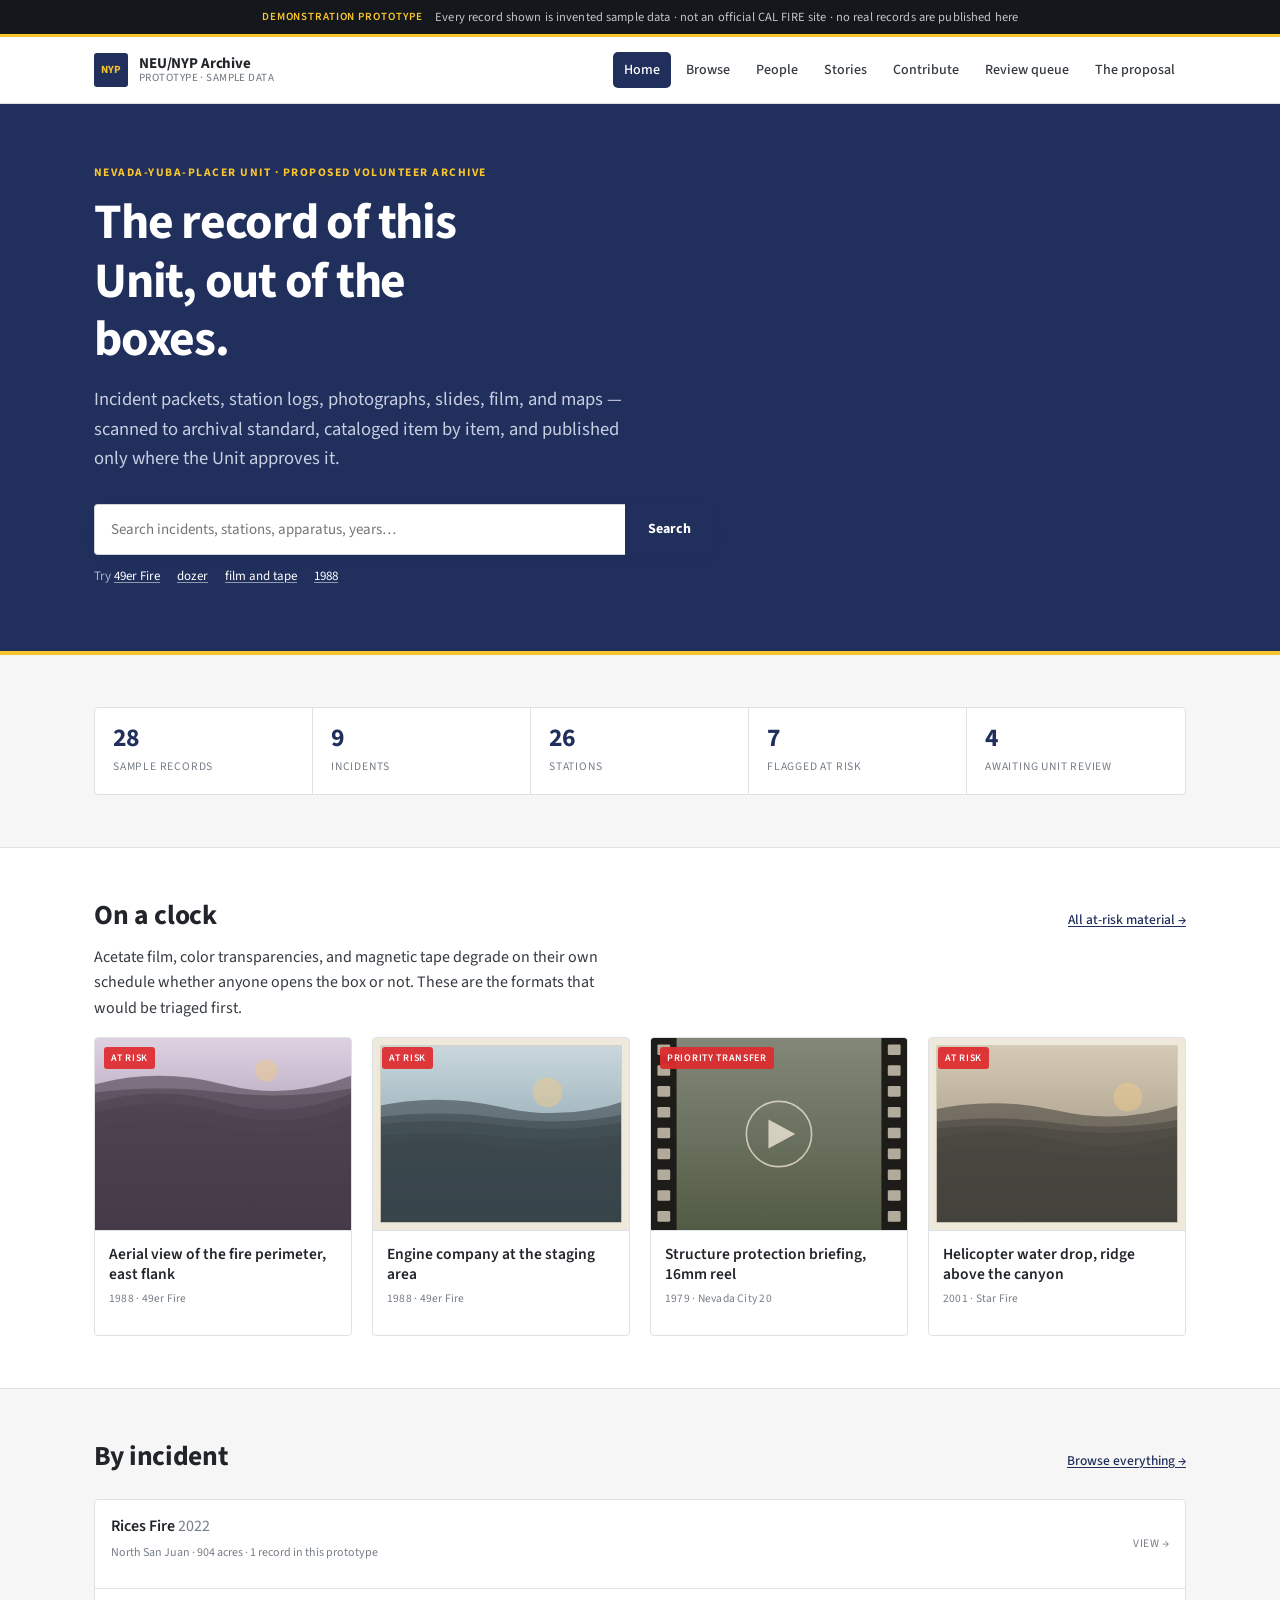
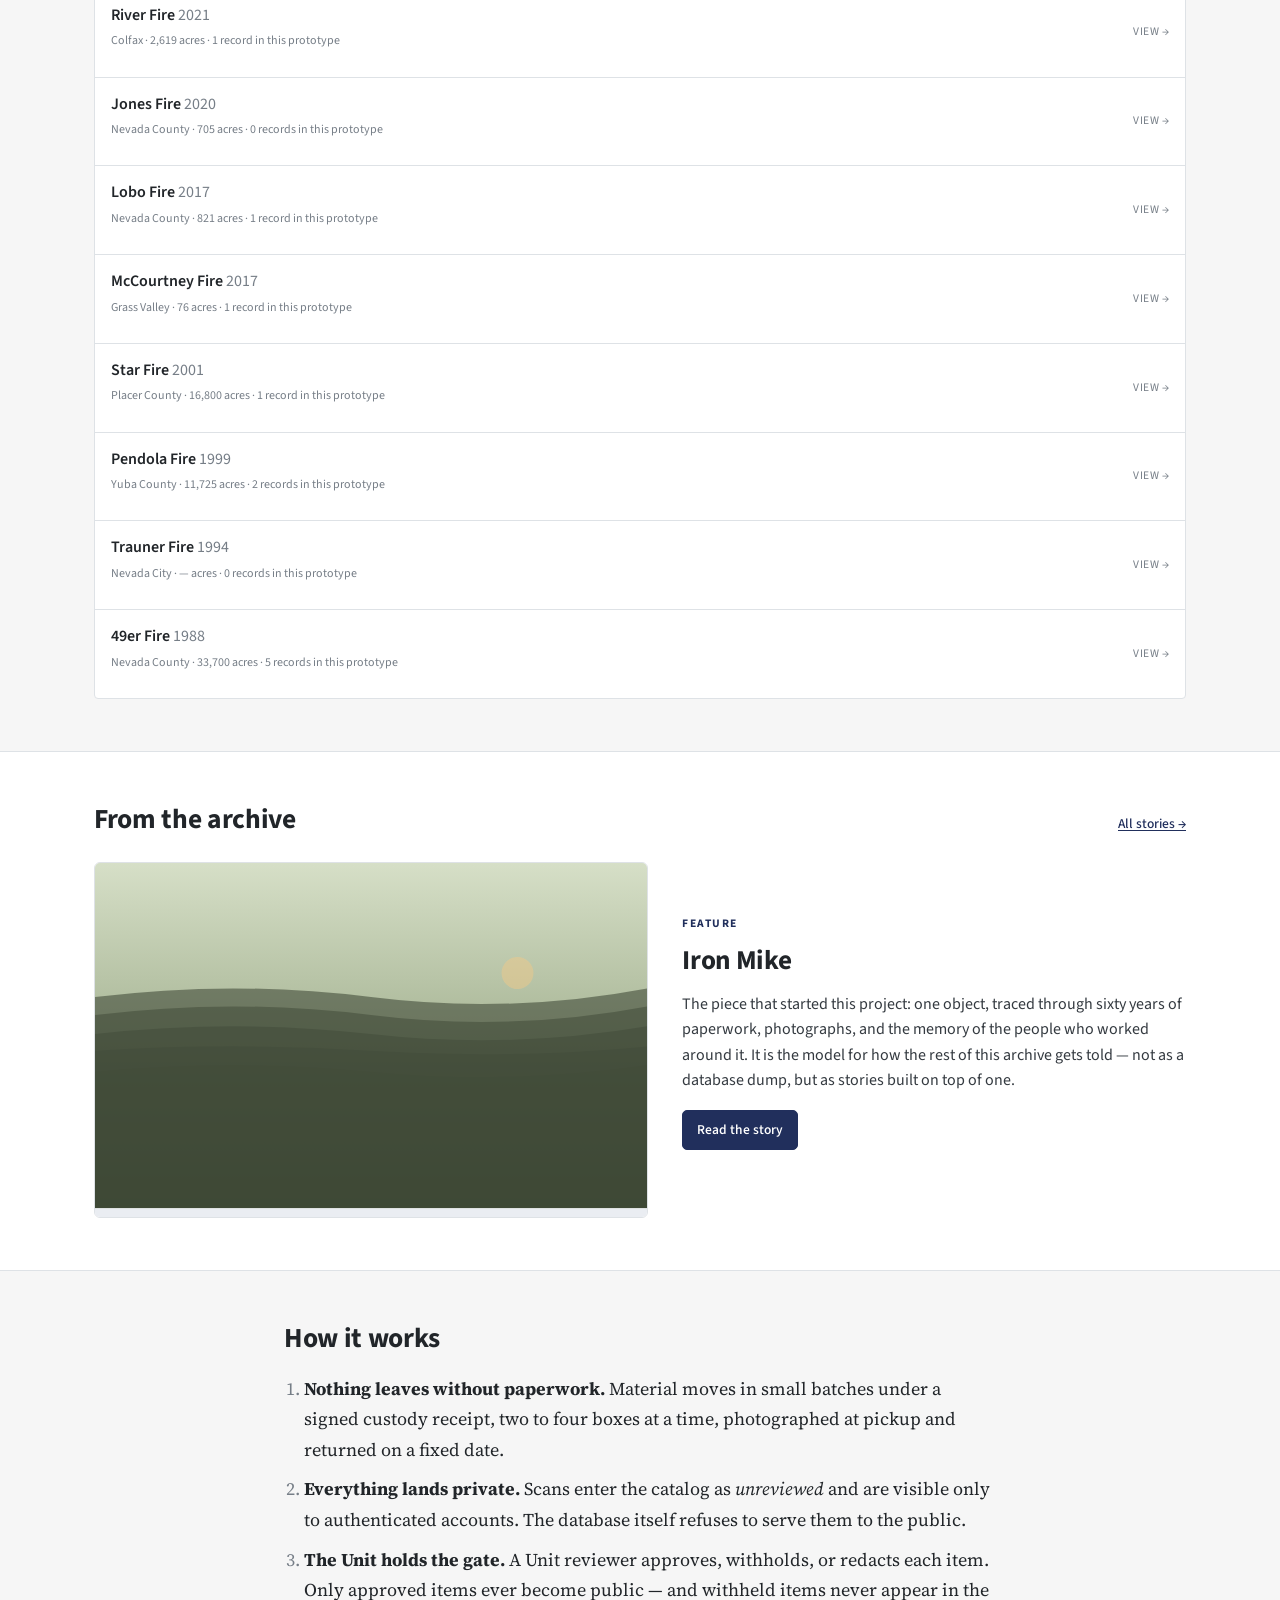
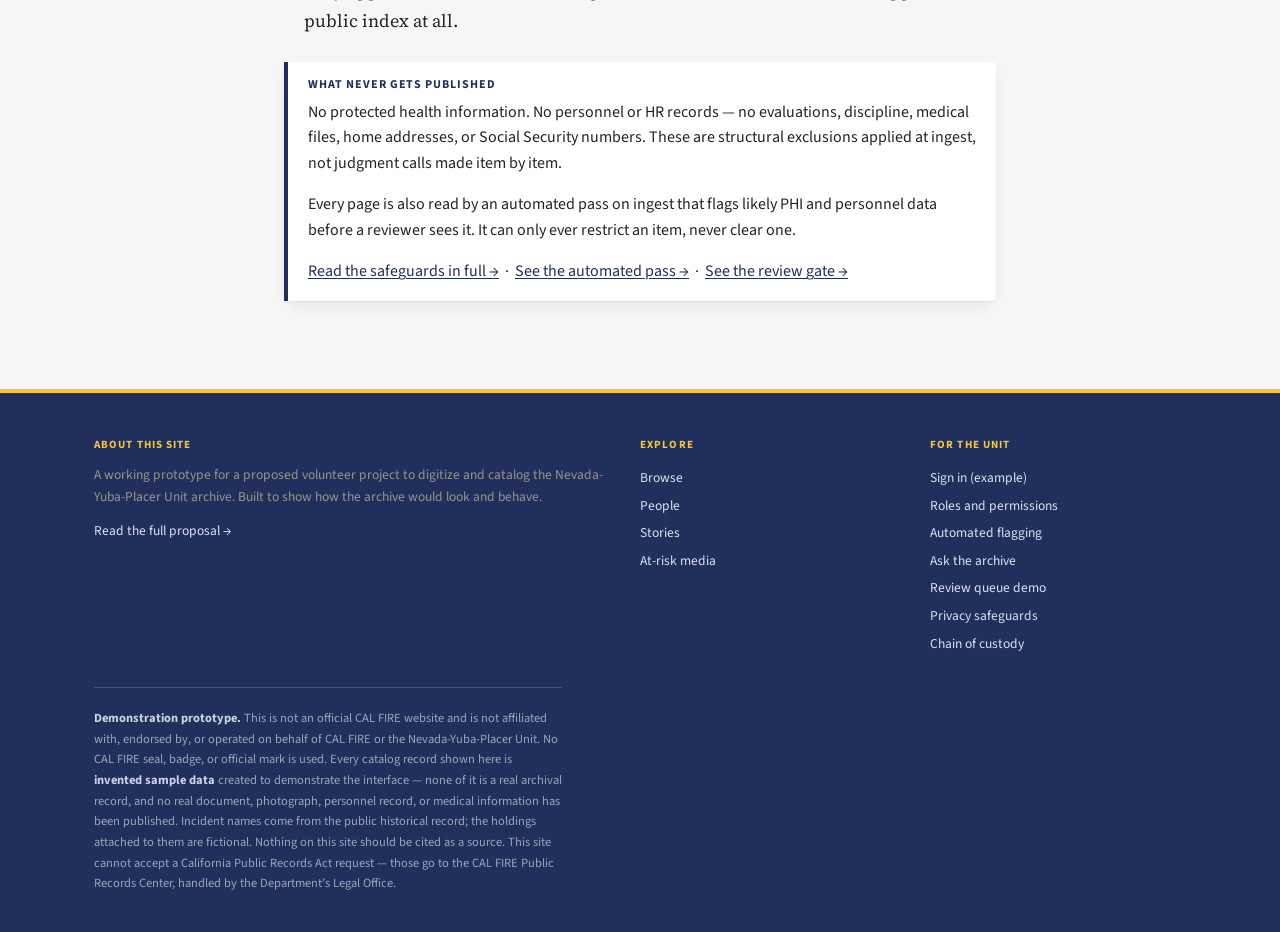
<file: site/index.html>
<!doctype html>
<html lang="en">
<head>
<meta charset="utf-8">
<meta name="viewport" content="width=device-width, initial-scale=1">
<title>NEU/NYP Archive &middot; prototype</title>
<meta name="description" content="Demonstration prototype for a proposed volunteer project to digitize and catalog the Nevada-Yuba-Placer Unit archive. Sample data only.">
<meta name="robots" content="noindex, nofollow">
<link rel="preconnect" href="https://fonts.googleapis.com">
<link rel="preconnect" href="https://fonts.gstatic.com" crossorigin>
<link href="https://fonts.googleapis.com/css2?family=Source+Sans+3:wght@400;600;700&family=Source+Serif+4:opsz,wght@8..60,400..600&family=IBM+Plex+Mono:wght@400&display=swap" rel="stylesheet">
<link rel="stylesheet" href="assets/style.css">
</head>
<body>
<div class="demobar"><div class="wrap">
  <b>Demonstration prototype</b>
  <span>Every record shown is invented sample data &middot; not an official CAL FIRE site &middot; no real records are published here</span>
</div></div>

<div class="hero">
  <div class="wrap">
    <p class="eyebrow">Nevada-Yuba-Placer Unit &middot; proposed volunteer archive</p>
    <h1>The record of this Unit, out of the boxes.</h1>
    <p class="lede">Incident packets, station logs, photographs, slides, film, and maps &mdash;
      scanned to archival standard, cataloged item by item, and published only where the Unit approves it.</p>
    <form class="searchbox" id="hs" role="search">
      <input type="search" placeholder="Search incidents, stations, apparatus, years&hellip;" aria-label="Search the archive">
      <button type="submit">Search</button>
    </form>
    <p class="hintrow">
      Try
      <a href="browse.html?q=49er">49er Fire</a>
      <a href="browse.html?q=dozer">dozer</a>
      <a href="browse.html?type=film">film and tape</a>
      <a href="browse.html?q=1988">1988</a>
    </p>
  </div>
</div>

<section>
  <div class="wrap">
    <div class="stats" id="stats"></div>
  </div>
</section>

<section class="alt">
  <div class="wrap">
    <div class="sechead">
      <h2>On a clock</h2>
      <a class="more" href="browse.html?risk=1">All at-risk material &rarr;</a>
    </div>
    <p style="max-width:64ch;color:var(--ink-2);margin-top:-14px">
      Acetate film, color transparencies, and magnetic tape degrade on their own schedule whether anyone
      opens the box or not. These are the formats that would be triaged first.
    </p>
    <div class="grid" id="risk"></div>
  </div>
</section>

<section>
  <div class="wrap">
    <div class="sechead"><h2>By incident</h2>
      <a class="more" href="browse.html">Browse everything &rarr;</a></div>
    <div class="rows" id="incs"></div>
  </div>
</section>

<section class="alt">
  <div class="wrap">
    <div class="sechead"><h2>From the archive</h2>
      <a class="more" href="story.html">All stories &rarr;</a></div>
    <div style="display:grid;grid-template-columns:1.1fr 1fr;gap:34px;align-items:center" id="feature">
      <a href="story.html" style="display:block;border:1px solid var(--rule);border-radius:6px;overflow:hidden;text-decoration:none">
        <div id="featplate" style="aspect-ratio:16/10;background:var(--band)"></div>
      </a>
      <div>
        <p class="eyebrow">Feature</p>
        <h3 style="font-size:1.7rem;line-height:1.2;margin-bottom:.5em">Iron Mike</h3>
        <p style="color:var(--ink-2)">The piece that started this project: one object, traced through
          sixty years of paperwork, photographs, and the memory of the people who worked around it.
          It is the model for how the rest of this archive gets told &mdash; not as a database dump,
          but as stories built on top of one.</p>
        <p><a class="btn primary" style="display:inline-block" href="story.html">Read the story</a></p>
      </div>
    </div>
  </div>
</section>

<section>
  <div class="wrap narrow">
    <h2>How it works</h2>
    <ol class="prose" style="padding-left:1.1em">
      <li><b>Nothing leaves without paperwork.</b> Material moves in small batches under a signed
        custody receipt, two to four boxes at a time, photographed at pickup and returned on a fixed date.</li>
      <li><b>Everything lands private.</b> Scans enter the catalog as <em>unreviewed</em> and are visible
        only to authenticated accounts. The database itself refuses to serve them to the public.</li>
      <li><b>The Unit holds the gate.</b> A Unit reviewer approves, withholds, or redacts each item.
        Only approved items ever become public &mdash; and withheld items never appear in the public index at all.</li>
    </ol>
    <div class="note">
      <h4>What never gets published</h4>
      <p>No protected health information. No personnel or HR records &mdash; no evaluations, discipline,
        medical files, home addresses, or Social Security numbers. These are structural exclusions applied
        at ingest, not judgment calls made item by item.</p>
      <p>Every page is also read by an automated pass on ingest that flags likely PHI and personnel
        data before a reviewer sees it. It can only ever restrict an item, never clear one.</p>
      <p style="margin-bottom:0"><a href="proposal.html#privacy">Read the safeguards in full &rarr;</a>
        &nbsp;&middot;&nbsp; <a href="scanning.html">See the automated pass &rarr;</a>
        &nbsp;&middot;&nbsp; <a href="review.html">See the review gate &rarr;</a></p>
    </div>
  </div>
</section>

<script src="assets/data.js"></script>
<script src="assets/app.js"></script>
<script>
(function(){
  const pub = publicItems();
  el("#stats").innerHTML = [
    [ITEMS.length, "sample records"],
    [INCIDENTS.length, "incidents"],
    [STATIONS.length, "stations"],
    [ITEMS.filter(i=>i.risk==="high"||i.risk==="critical").length, "flagged at risk"],
    [ITEMS.filter(i=>i.status==="unreviewed").length, "awaiting Unit review"]
  ].map(([n,l]) => `<div><span class="n">${n}</span><span class="l">${l}</span></div>`).join("");

  el("#risk").innerHTML = ITEMS
    .filter(i => i.risk === "critical" || i.risk === "high")
    .slice(0,4).map(card).join("");

  el("#incs").innerHTML = INCIDENTS.slice().reverse().map(inc => {
    const n = pub.filter(i => i.inc === inc.id).length;
    return `<a class="row" href="browse.html?inc=${inc.id}">
      <span style="flex:1">
        <p class="ttl">${esc(inc.name)} <span style="color:var(--faint);font-weight:400">${inc.year}</span></p>
        <p class="meta">${esc(inc.note)} &middot; ${esc(inc.acres)} acres &middot; ${n} record${n===1?"":"s"} in this prototype</p>
      </span>
      <span class="tag" style="flex:none;align-self:center">View &rarr;</span></a>`;
  }).join("");

  el("#featplate").innerHTML = plate({id:"feature-ironmike", type:"photograph", t:"Iron Mike"}, 640, 400);
  wireSearch("#hs");
})();
</script>
</body>
</html>
</file>
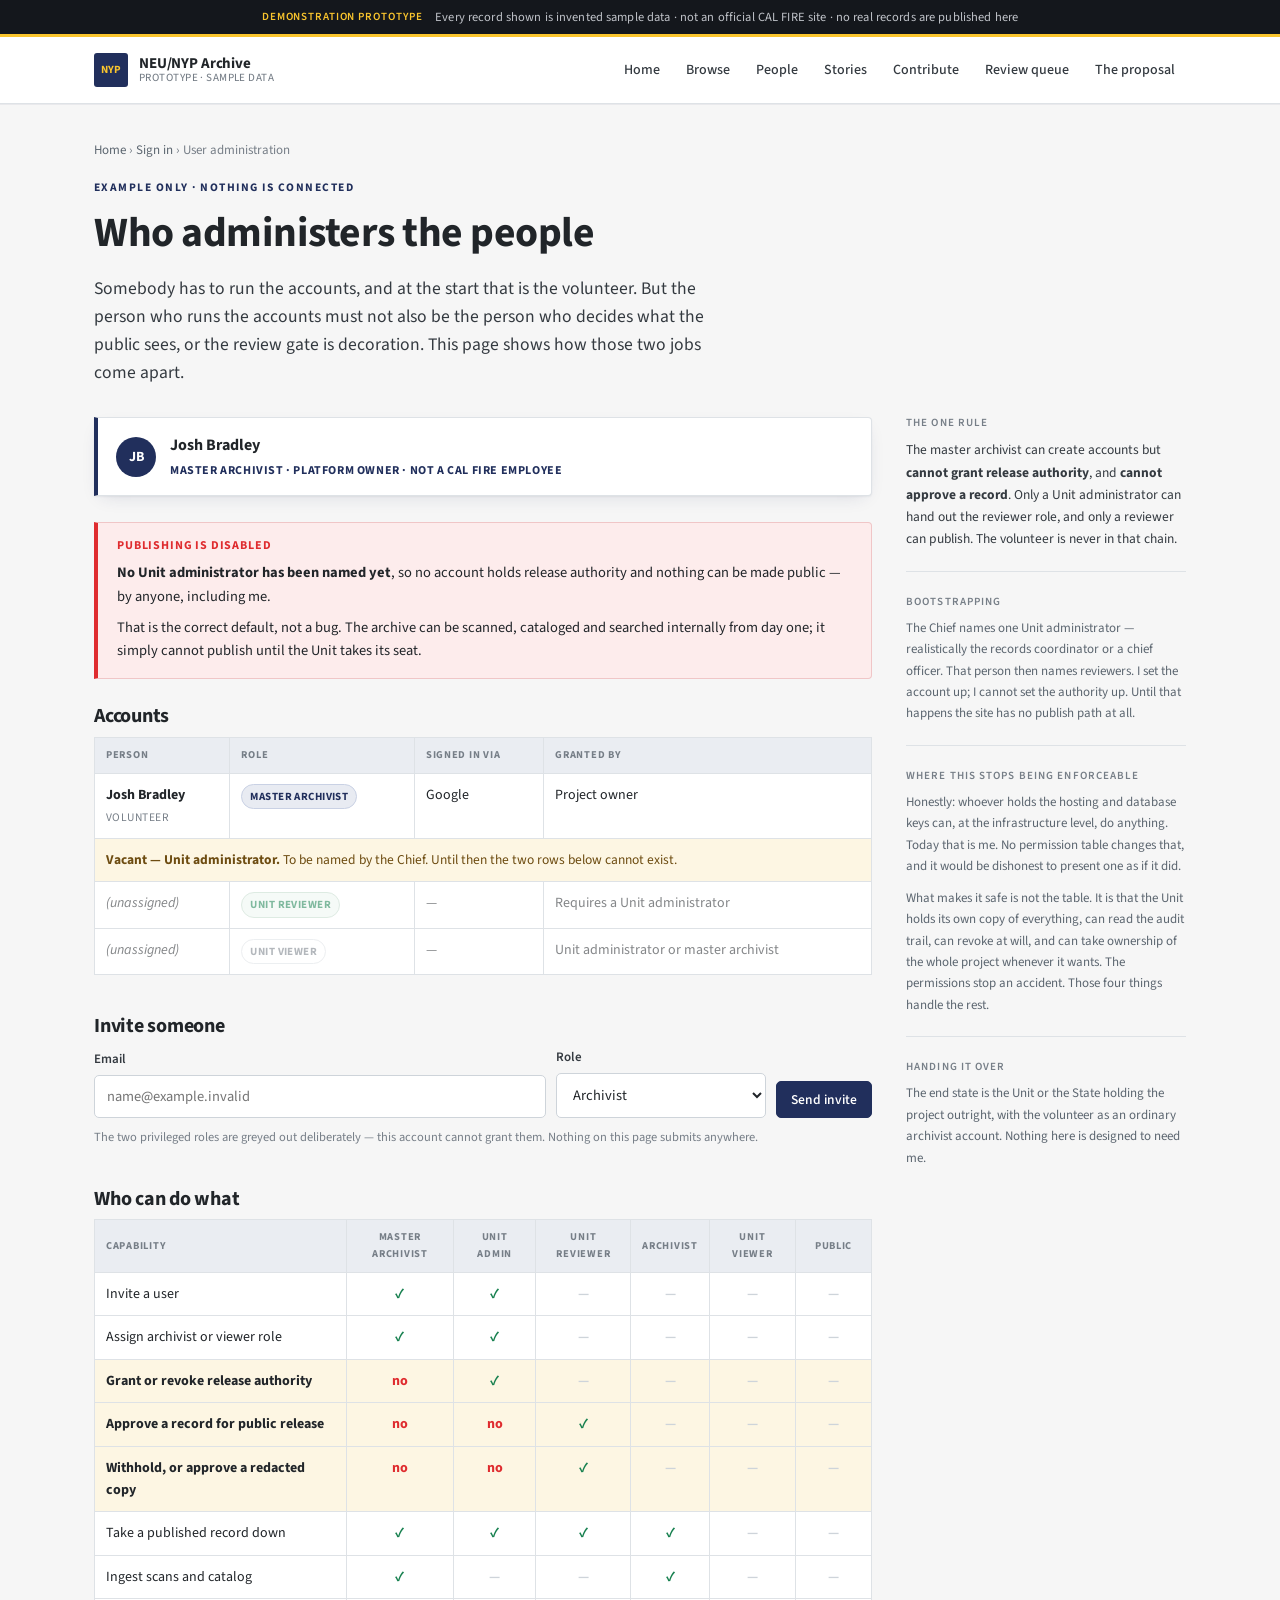
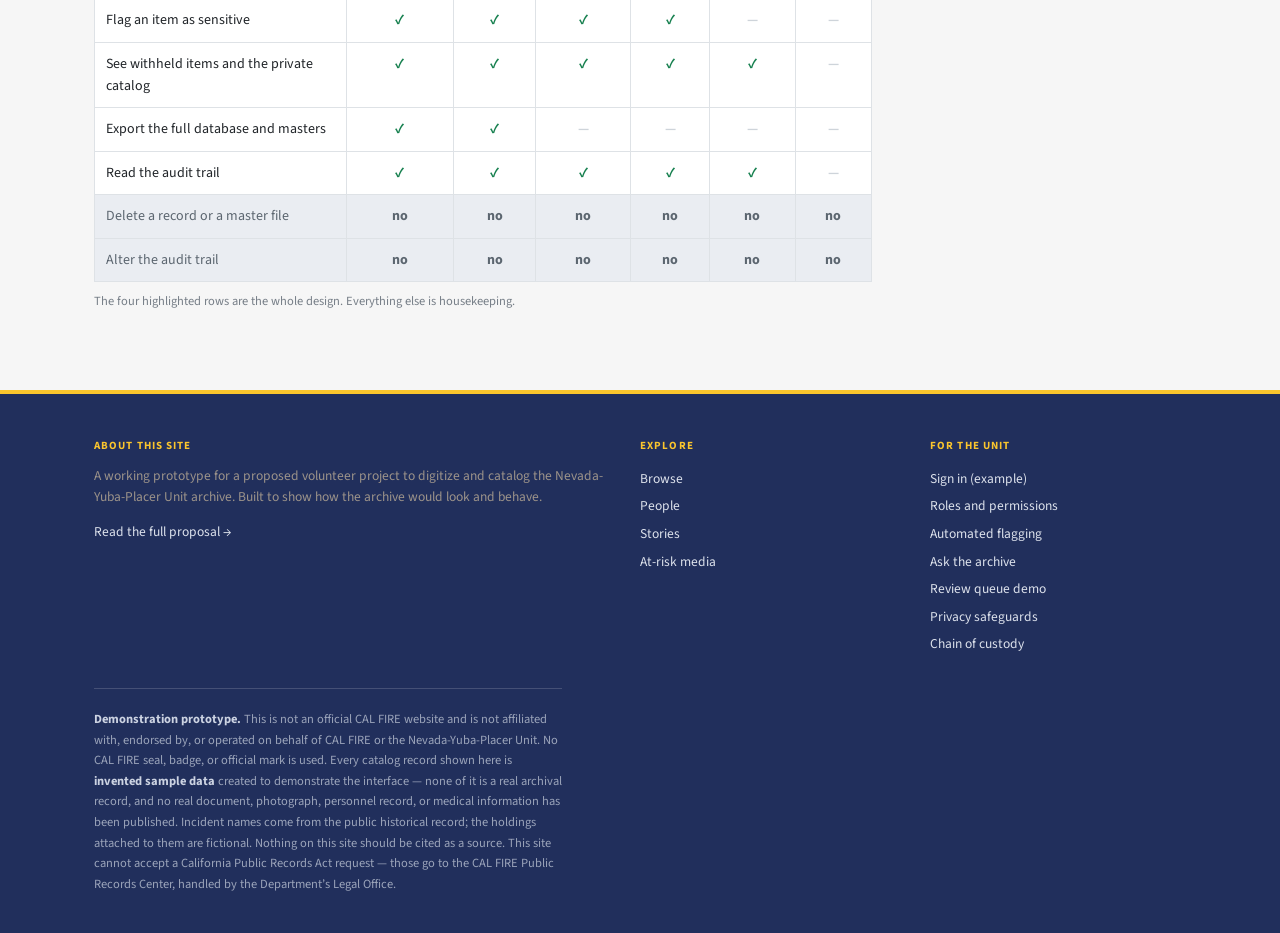
<file: site/admin.html>
<!doctype html>
<html lang="en">
<head>
<meta charset="utf-8">
<meta name="viewport" content="width=device-width, initial-scale=1">
<title>User administration &middot; NEU/NYP Archive</title>
<meta name="robots" content="noindex, nofollow">
<link rel="preconnect" href="https://fonts.googleapis.com">
<link rel="preconnect" href="https://fonts.gstatic.com" crossorigin>
<link href="https://fonts.googleapis.com/css2?family=Source+Sans+3:wght@400;600;700&family=Source+Serif+4:opsz,wght@8..60,400..600&family=IBM+Plex+Mono:wght@400&display=swap" rel="stylesheet">
<link rel="stylesheet" href="assets/style.css">
<style>
  .whoami{
    display:flex;gap:14px;align-items:center;background:var(--card);border:1px solid var(--rule);
    border-left:4px solid var(--navy);border-radius:0 var(--radius) var(--radius) 0;
    padding:15px 18px;margin-bottom:26px;box-shadow:var(--shadow);
  }
  .whoami .avatar{
    width:40px;height:40px;border-radius:50%;background:var(--navy);color:#fff;display:grid;
    place-items:center;font-weight:700;font-size:14px;flex:none;
  }
  .whoami .role{font-family:var(--sans);font-size:12px;font-weight:700;letter-spacing:.05em;
    text-transform:uppercase;color:var(--navy)}
  .blocked{
    background:#fdecec;border:1px solid #f0c6c7;border-left:4px solid var(--red);
    border-radius:0 var(--radius) var(--radius) 0;padding:16px 19px;margin-bottom:26px;
  }
  .blocked h4{font-family:var(--sans);font-size:12px;font-weight:700;letter-spacing:.07em;
    text-transform:uppercase;color:var(--red);margin:0 0 8px}
  .blocked p{margin:0 0 8px;font-size:14.5px;line-height:1.6}
  .blocked p:last-child{margin-bottom:0}
  table.users,table.matrix{width:100%;border-collapse:collapse;font-size:14px;background:var(--card)}
  table.users th,table.matrix th{
    text-align:left;font-family:var(--sans);font-size:10.5px;letter-spacing:.07em;text-transform:uppercase;
    color:var(--faint);font-weight:700;padding:9px 11px;background:var(--band);border:1px solid var(--rule);
  }
  table.users td,table.matrix td{padding:10px 11px;border:1px solid var(--rule);vertical-align:top}
  table.matrix th.rot{text-align:center;white-space:normal;min-width:76px}
  table.matrix td.c{text-align:center;font-weight:700}
  .yes{color:var(--green)}
  .no{color:var(--rule-2)}
  .only{color:var(--red)}
  table.matrix tr.key td{background:#fdf6e3}
  table.matrix tr.never td{background:var(--band);color:var(--muted)}
  .rolepill{
    display:inline-block;font-family:var(--sans);font-size:11px;font-weight:700;letter-spacing:.04em;
    text-transform:uppercase;padding:3px 8px;border-radius:20px;border:1px solid;white-space:nowrap;
  }
  .rp-master{color:var(--navy);border-color:#c9d1e4;background:var(--ember-soft)}
  .rp-unitadmin{color:#6d4c11;border-color:#ecdca8;background:#fdf6e3}
  .rp-reviewer{color:var(--green);border-color:#c3dbcc;background:#eef6f1}
  .rp-arch{color:var(--muted);border-color:var(--rule-2);background:var(--band)}
  .rp-viewer{color:var(--faint);border-color:var(--rule);background:#fff}
  .inviterow{display:flex;gap:10px;flex-wrap:wrap;align-items:flex-end;margin-top:6px}
  .inviterow .field{margin:0;flex:1 1 220px}
  .inviterow .field.narrow{flex:0 1 210px}
  select:disabled,option:disabled{color:var(--faint)}
  .mocknote{font-family:var(--sans);font-size:12.5px;color:var(--faint);line-height:1.55;margin-top:10px}
</style>
</head>
<body>
<div class="demobar"><div class="wrap">
  <b>Demonstration prototype</b>
  <span>Every record shown is invented sample data &middot; not an official CAL FIRE site &middot; no real records are published here</span>
</div></div>

<section style="padding:36px 0 56px">
  <div class="wrap">
    <p class="crumb"><a href="index.html">Home</a> &rsaquo; <a href="signin.html">Sign in</a> &rsaquo; User administration</p>
    <p class="eyebrow">Example only &middot; nothing is connected</p>
    <h1 style="max-width:30ch">Who administers the people</h1>
    <p style="font-size:1.1rem;color:var(--ink-2);max-width:68ch;margin-bottom:30px">
      Somebody has to run the accounts, and at the start that is the volunteer. But the person who runs the
      accounts must not also be the person who decides what the public sees, or the review gate is decoration.
      This page shows how those two jobs come apart.
    </p>

    <div class="cols flip">
      <div>
        <div class="whoami">
          <span class="avatar">JB</span>
          <div>
            <p style="margin:0;font-weight:700;font-size:16px">Josh Bradley</p>
            <p class="role" style="margin:2px 0 0">Master archivist &middot; platform owner &middot; not a CAL FIRE employee</p>
          </div>
        </div>

        <div class="blocked">
          <h4>Publishing is disabled</h4>
          <p><b>No Unit administrator has been named yet</b>, so no account holds release authority and
            nothing can be made public &mdash; by anyone, including me.</p>
          <p>That is the correct default, not a bug. The archive can be scanned, cataloged and searched
            internally from day one; it simply cannot publish until the Unit takes its seat.</p>
        </div>

        <h2 style="font-size:1.25rem">Accounts</h2>
        <table class="users">
          <tr><th>Person</th><th>Role</th><th>Signed in via</th><th>Granted by</th></tr>
          <tr>
            <td><b>Josh Bradley</b><br><span class="tag">volunteer</span></td>
            <td><span class="rolepill rp-master">Master archivist</span></td>
            <td>Google</td>
            <td>Project owner</td>
          </tr>
          <tr>
            <td colspan="4" style="background:#fdf6e3;color:#6d4c11;font-family:var(--sans);font-size:13.5px">
              <b>Vacant &mdash; Unit administrator.</b> To be named by the Chief. Until then the two rows
              below cannot exist.
            </td>
          </tr>
          <tr style="opacity:.55">
            <td><i>(unassigned)</i></td>
            <td><span class="rolepill rp-reviewer">Unit reviewer</span></td>
            <td>&mdash;</td>
            <td>Requires a Unit administrator</td>
          </tr>
          <tr style="opacity:.55">
            <td><i>(unassigned)</i></td>
            <td><span class="rolepill rp-viewer">Unit viewer</span></td>
            <td>&mdash;</td>
            <td>Unit administrator or master archivist</td>
          </tr>
        </table>

        <h2 style="font-size:1.25rem;margin-top:2em">Invite someone</h2>
        <div class="inviterow">
          <div class="field">
            <label for="who">Email</label>
            <input type="text" id="who" placeholder="name@example.invalid" autocomplete="off">
          </div>
          <div class="field narrow">
            <label for="role">Role</label>
            <select id="role">
              <option>Archivist</option>
              <option>Unit viewer</option>
              <option disabled>Unit reviewer &mdash; Unit admin only</option>
              <option disabled>Unit administrator &mdash; Chief only</option>
            </select>
          </div>
          <button class="btn primary" type="button" id="send" style="flex:0 0 auto">Send invite</button>
        </div>
        <p class="mocknote" id="result">
          The two privileged roles are greyed out deliberately &mdash; this account cannot grant them.
          Nothing on this page submits anywhere.
        </p>

        <h2 style="font-size:1.25rem;margin-top:2em">Who can do what</h2>
        <div style="overflow-x:auto">
        <table class="matrix">
          <tr>
            <th style="min-width:210px">Capability</th>
            <th class="rot">Master archivist</th>
            <th class="rot">Unit admin</th>
            <th class="rot">Unit reviewer</th>
            <th class="rot">Archivist</th>
            <th class="rot">Unit viewer</th>
            <th class="rot">Public</th>
          </tr>
          <tr><td>Invite a user</td><td class="c yes">&#10003;</td><td class="c yes">&#10003;</td><td class="c no">&mdash;</td><td class="c no">&mdash;</td><td class="c no">&mdash;</td><td class="c no">&mdash;</td></tr>
          <tr><td>Assign archivist or viewer role</td><td class="c yes">&#10003;</td><td class="c yes">&#10003;</td><td class="c no">&mdash;</td><td class="c no">&mdash;</td><td class="c no">&mdash;</td><td class="c no">&mdash;</td></tr>
          <tr class="key"><td><b>Grant or revoke release authority</b></td><td class="c only">no</td><td class="c yes">&#10003;</td><td class="c no">&mdash;</td><td class="c no">&mdash;</td><td class="c no">&mdash;</td><td class="c no">&mdash;</td></tr>
          <tr class="key"><td><b>Approve a record for public release</b></td><td class="c only">no</td><td class="c only">no</td><td class="c yes">&#10003;</td><td class="c no">&mdash;</td><td class="c no">&mdash;</td><td class="c no">&mdash;</td></tr>
          <tr class="key"><td><b>Withhold, or approve a redacted copy</b></td><td class="c only">no</td><td class="c only">no</td><td class="c yes">&#10003;</td><td class="c no">&mdash;</td><td class="c no">&mdash;</td><td class="c no">&mdash;</td></tr>
          <tr><td>Take a published record down</td><td class="c yes">&#10003;</td><td class="c yes">&#10003;</td><td class="c yes">&#10003;</td><td class="c yes">&#10003;</td><td class="c no">&mdash;</td><td class="c no">&mdash;</td></tr>
          <tr><td>Ingest scans and catalog</td><td class="c yes">&#10003;</td><td class="c no">&mdash;</td><td class="c no">&mdash;</td><td class="c yes">&#10003;</td><td class="c no">&mdash;</td><td class="c no">&mdash;</td></tr>
          <tr><td>Flag an item as sensitive</td><td class="c yes">&#10003;</td><td class="c yes">&#10003;</td><td class="c yes">&#10003;</td><td class="c yes">&#10003;</td><td class="c no">&mdash;</td><td class="c no">&mdash;</td></tr>
          <tr><td>See withheld items and the private catalog</td><td class="c yes">&#10003;</td><td class="c yes">&#10003;</td><td class="c yes">&#10003;</td><td class="c yes">&#10003;</td><td class="c yes">&#10003;</td><td class="c no">&mdash;</td></tr>
          <tr><td>Export the full database and masters</td><td class="c yes">&#10003;</td><td class="c yes">&#10003;</td><td class="c no">&mdash;</td><td class="c no">&mdash;</td><td class="c no">&mdash;</td><td class="c no">&mdash;</td></tr>
          <tr><td>Read the audit trail</td><td class="c yes">&#10003;</td><td class="c yes">&#10003;</td><td class="c yes">&#10003;</td><td class="c yes">&#10003;</td><td class="c yes">&#10003;</td><td class="c no">&mdash;</td></tr>
          <tr class="never"><td>Delete a record or a master file</td><td class="c no">no</td><td class="c no">no</td><td class="c no">no</td><td class="c no">no</td><td class="c no">no</td><td class="c no">no</td></tr>
          <tr class="never"><td>Alter the audit trail</td><td class="c no">no</td><td class="c no">no</td><td class="c no">no</td><td class="c no">no</td><td class="c no">no</td><td class="c no">no</td></tr>
        </table>
        </div>
        <p class="mocknote">
          The four highlighted rows are the whole design. Everything else is housekeeping.
        </p>
      </div>

      <aside class="facets">
        <div class="fgroup">
          <h3>The one rule</h3>
          <p style="font-family:var(--sans);font-size:13.5px;line-height:1.65;color:var(--ink-2);margin:0">
            The master archivist can create accounts but <b>cannot grant release authority</b>, and
            <b>cannot approve a record</b>. Only a Unit administrator can hand out the reviewer role, and
            only a reviewer can publish. The volunteer is never in that chain.
          </p>
        </div>
        <div class="fgroup">
          <h3>Bootstrapping</h3>
          <p style="font-family:var(--sans);font-size:13px;line-height:1.65;color:var(--muted);margin:0">
            The Chief names one Unit administrator &mdash; realistically the records coordinator or a chief
            officer. That person then names reviewers. I set the account up; I cannot set the authority up.
            Until that happens the site has no publish path at all.
          </p>
        </div>
        <div class="fgroup">
          <h3>Where this stops being enforceable</h3>
          <p style="font-family:var(--sans);font-size:13px;line-height:1.65;color:var(--muted);margin:0 0 10px">
            Honestly: whoever holds the hosting and database keys can, at the infrastructure level, do
            anything. Today that is me. No permission table changes that, and it would be dishonest to
            present one as if it did.
          </p>
          <p style="font-family:var(--sans);font-size:13px;line-height:1.65;color:var(--muted);margin:0">
            What makes it safe is not the table. It is that the Unit holds its own copy of everything, can
            read the audit trail, can revoke at will, and can take ownership of the whole project whenever
            it wants. The permissions stop an accident. Those four things handle the rest.
          </p>
        </div>
        <div class="fgroup">
          <h3>Handing it over</h3>
          <p style="font-family:var(--sans);font-size:13px;line-height:1.65;color:var(--muted);margin:0">
            The end state is the Unit or the State holding the project outright, with the volunteer as an
            ordinary archivist account. Nothing here is designed to need me.
          </p>
        </div>
      </aside>
    </div>
  </div>
</section>

<script src="assets/data.js"></script>
<script src="assets/app.js"></script>
<script>
(function(){
  // Inert. No invite is sent, no account is created, nothing leaves the page.
  el("#send").addEventListener("click", () => {
    const who = el("#who").value.trim() || "that address";
    const role = el("#role").value;
    el("#result").innerHTML = "<b>Nothing was sent.</b> On a live build this would email " +
      esc(who) + " a single-use link to sign in with Google or Apple and take the <b>" + esc(role) +
      "</b> role. Release authority would still not be grantable from this account.";
  });
})();
</script>
</body>
</html>
</file>
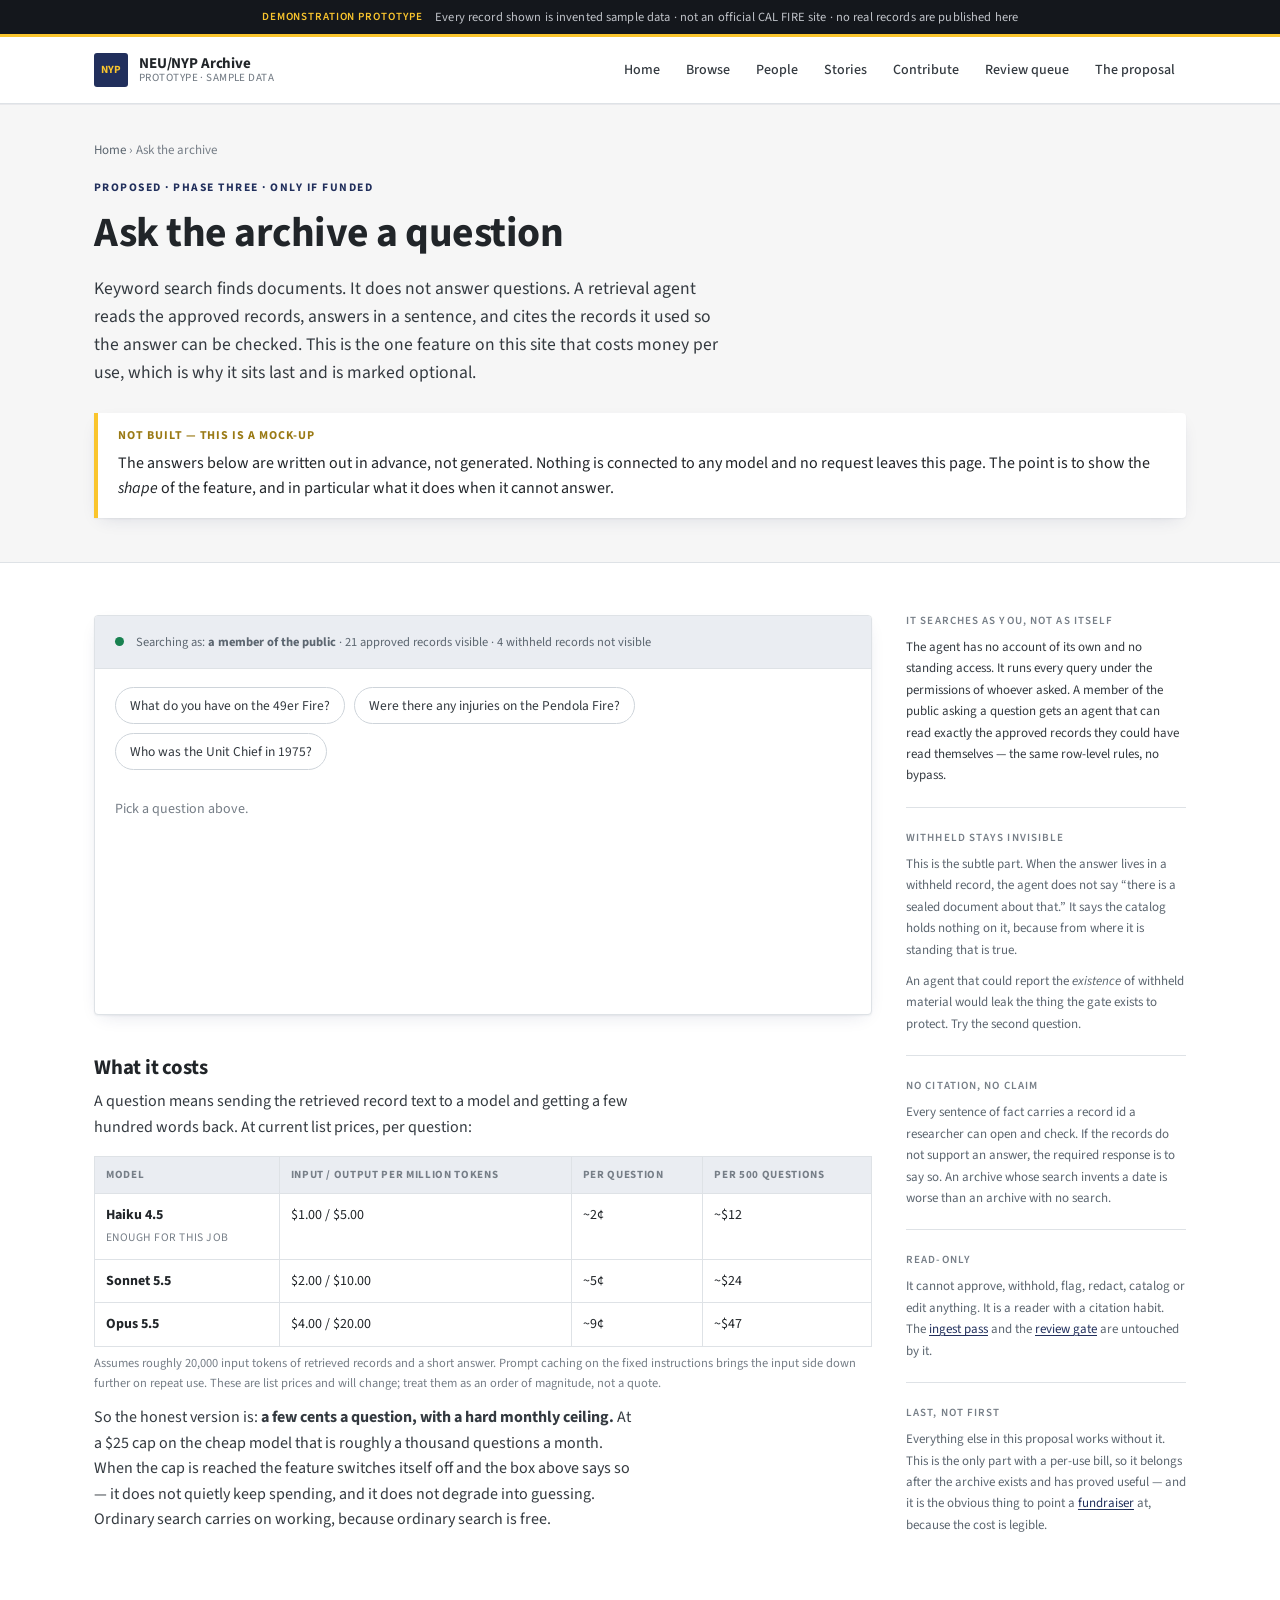
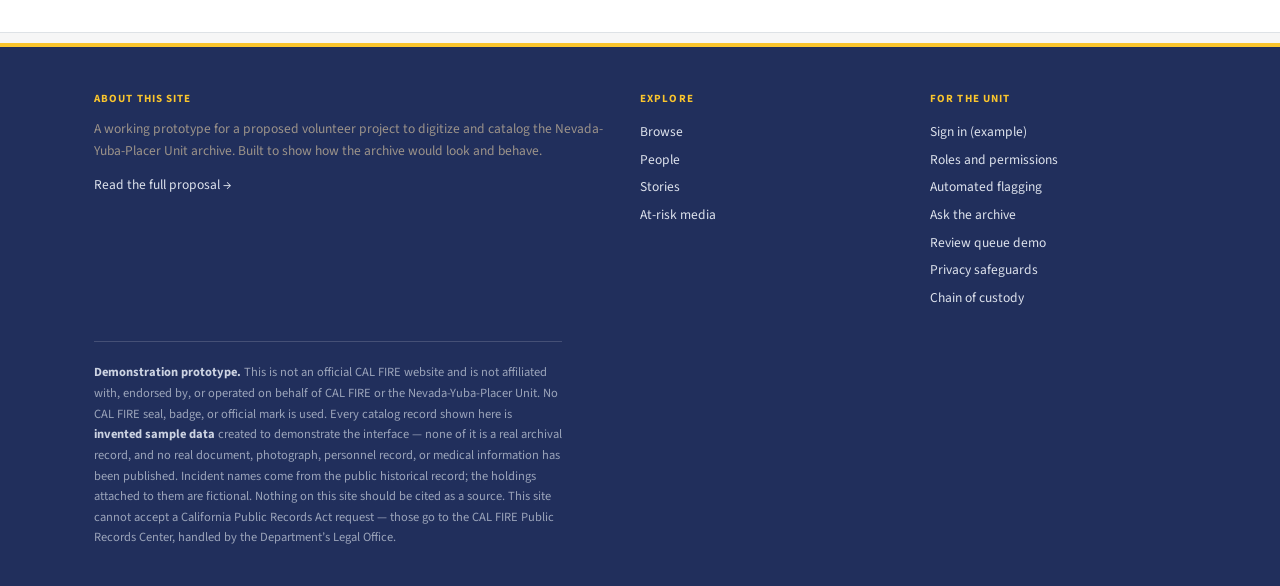
<file: site/ask.html>
<!doctype html>
<html lang="en">
<head>
<meta charset="utf-8">
<meta name="viewport" content="width=device-width, initial-scale=1">
<title>Ask the archive &middot; NEU/NYP Archive</title>
<meta name="robots" content="noindex, nofollow">
<link rel="preconnect" href="https://fonts.googleapis.com">
<link rel="preconnect" href="https://fonts.gstatic.com" crossorigin>
<link href="https://fonts.googleapis.com/css2?family=Source+Sans+3:wght@400;600;700&family=Source+Serif+4:opsz,wght@8..60,400..600&family=IBM+Plex+Mono:wght@400&display=swap" rel="stylesheet">
<link rel="stylesheet" href="assets/style.css">
<style>
  .askbox{background:var(--card);border:1px solid var(--rule);border-radius:var(--radius);
    box-shadow:var(--shadow);overflow:hidden}
  .askhead{padding:16px 20px;border-bottom:1px solid var(--rule);display:flex;gap:12px;align-items:center;
    background:var(--band)}
  .askhead .dot{width:9px;height:9px;border-radius:50%;background:var(--green);flex:none}
  .askhead span{font-family:var(--sans);font-size:12.5px;color:var(--muted)}
  .qrow{display:flex;gap:9px;flex-wrap:wrap;padding:18px 20px 4px}
  .qrow button{font-family:var(--sans);font-size:13.5px;text-align:left;background:#fff;
    border:1px solid var(--rule-2);border-radius:20px;padding:8px 14px;cursor:pointer;color:var(--ink-2)}
  .qrow button:hover{background:var(--ember-soft);border-color:#c9d1e4;color:var(--navy)}
  .qrow button.on{background:var(--navy);border-color:var(--navy);color:#fff}
  .thread{padding:10px 20px 22px;min-height:240px}
  .bubble{margin:16px 0 0}
  .bubble .who{font-family:var(--sans);font-size:11px;font-weight:700;letter-spacing:.08em;
    text-transform:uppercase;color:var(--faint);margin-bottom:6px}
  .bubble.q .txt{font-family:var(--serif);font-size:1.12rem;color:var(--ink);font-weight:600}
  .bubble.a .txt{font-size:15.5px;line-height:1.68;color:var(--ink-2)}
  .bubble.a .txt p{margin:0 0 .85em}
  .bubble.a .txt p:last-child{margin-bottom:0}
  cite.src{font-style:normal;font-family:var(--mono);font-size:11.5px;background:var(--ember-soft);
    color:var(--navy);padding:1px 5px;border-radius:3px;border:1px solid #c9d1e4;white-space:nowrap}
  cite.src a{color:inherit;text-decoration:none}
  cite.src a:hover{text-decoration:underline}
  .refusal{border-left:4px solid var(--warn);background:#fdf6e3;padding:13px 16px;border-radius:0 4px 4px 0}
  .nothing{border-left:4px solid var(--rule-2);background:var(--band);padding:13px 16px;border-radius:0 4px 4px 0}
  .scope{font-family:var(--sans);font-size:12px;color:var(--faint);margin-top:12px;padding-top:11px;
    border-top:1px solid var(--rule);line-height:1.6}
  .scope b{color:var(--muted)}
  .typing{display:inline-flex;gap:4px;align-items:center;height:18px}
  .typing i{width:5px;height:5px;border-radius:50%;background:var(--faint);animation:bl 1s infinite}
  .typing i:nth-child(2){animation-delay:.15s} .typing i:nth-child(3){animation-delay:.3s}
  @keyframes bl{0%,60%,100%{opacity:.25}30%{opacity:1}}
  table.cost{width:100%;border-collapse:collapse;font-size:14px;margin:12px 0 6px}
  table.cost th{text-align:left;font-family:var(--sans);font-size:11px;letter-spacing:.06em;
    text-transform:uppercase;color:var(--faint);font-weight:700;padding:9px 11px;background:var(--band);
    border:1px solid var(--rule)}
  table.cost td{padding:10px 11px;border:1px solid var(--rule);vertical-align:top}
  table.cost td.n{font-variant-numeric:tabular-nums;white-space:nowrap}
</style>
</head>
<body>
<div class="demobar"><div class="wrap">
  <b>Demonstration prototype</b>
  <span>Every record shown is invented sample data &middot; not an official CAL FIRE site &middot; no real records are published here</span>
</div></div>

<section style="padding:36px 0 18px">
  <div class="wrap">
    <p class="crumb"><a href="index.html">Home</a> &rsaquo; Ask the archive</p>
    <p class="eyebrow">Proposed &middot; phase three &middot; only if funded</p>
    <h1 style="max-width:28ch">Ask the archive a question</h1>
    <p style="font-size:1.1rem;color:var(--ink-2);max-width:70ch">
      Keyword search finds documents. It does not answer questions. A retrieval agent reads the approved
      records, answers in a sentence, and cites the records it used so the answer can be checked. This is
      the one feature on this site that costs money per use, which is why it sits last and is marked
      optional.
    </p>

    <div class="note" style="border-left-color:var(--gold)">
      <h4 style="color:var(--brass)">Not built &mdash; this is a mock-up</h4>
      <p style="margin-bottom:0">The answers below are written out in advance, not generated. Nothing is
      connected to any model and no request leaves this page. The point is to show the <em>shape</em> of the
      feature, and in particular what it does when it cannot answer.</p>
    </div>
  </div>
</section>

<section class="alt">
  <div class="wrap">
    <div class="cols flip">
      <div>
        <div class="askbox">
          <div class="askhead">
            <span class="dot"></span>
            <span>Searching as: <b>a member of the public</b> &middot; 21 approved records visible &middot;
              4 withheld records not visible</span>
          </div>
          <div class="qrow" id="qrow"></div>
          <div class="thread" id="thread">
            <p style="font-family:var(--sans);font-size:14px;color:var(--faint);padding:14px 0">
              Pick a question above.
            </p>
          </div>
        </div>

        <h2 style="margin-top:2em;font-size:1.3rem">What it costs</h2>
        <p style="color:var(--ink-2);max-width:68ch">
          A question means sending the retrieved record text to a model and getting a few hundred words back.
          At current list prices, per question:
        </p>
        <table class="cost">
          <tr><th>Model</th><th>Input / output per million tokens</th><th>Per question</th><th>Per 500 questions</th></tr>
          <tr>
            <td><b>Haiku 4.5</b><br><span class="tag">enough for this job</span></td>
            <td class="n">$1.00 / $5.00</td>
            <td class="n">~2&cent;</td>
            <td class="n">~$12</td>
          </tr>
          <tr>
            <td><b>Sonnet 5.5</b></td>
            <td class="n">$2.00 / $10.00</td>
            <td class="n">~5&cent;</td>
            <td class="n">~$24</td>
          </tr>
          <tr>
            <td><b>Opus 5.5</b></td>
            <td class="n">$4.00 / $20.00</td>
            <td class="n">~9&cent;</td>
            <td class="n">~$47</td>
          </tr>
        </table>
        <p style="font-family:var(--sans);font-size:12.5px;color:var(--faint);line-height:1.6">
          Assumes roughly 20,000 input tokens of retrieved records and a short answer. Prompt caching on the
          fixed instructions brings the input side down further on repeat use. These are list prices and will
          change; treat them as an order of magnitude, not a quote.
        </p>
        <p style="color:var(--ink-2);max-width:68ch">
          So the honest version is: <b>a few cents a question, with a hard monthly ceiling.</b> At a $25 cap
          on the cheap model that is roughly a thousand questions a month. When the cap is reached the
          feature switches itself off and the box above says so &mdash; it does not quietly keep spending,
          and it does not degrade into guessing. Ordinary search carries on working, because ordinary search
          is free.
        </p>
      </div>

      <aside class="facets">
        <div class="fgroup">
          <h3>It searches as you, not as itself</h3>
          <p style="font-family:var(--sans);font-size:13px;line-height:1.65;color:var(--ink-2);margin:0">
            The agent has no account of its own and no standing access. It runs every query under the
            permissions of whoever asked. A member of the public asking a question gets an agent that can
            read exactly the approved records they could have read themselves &mdash; the same row-level
            rules, no bypass.
          </p>
        </div>
        <div class="fgroup">
          <h3>Withheld stays invisible</h3>
          <p style="font-family:var(--sans);font-size:13px;line-height:1.65;color:var(--muted);margin:0 0 10px">
            This is the subtle part. When the answer lives in a withheld record, the agent does not say
            &ldquo;there is a sealed document about that.&rdquo; It says the catalog holds nothing on it,
            because from where it is standing that is true.
          </p>
          <p style="font-family:var(--sans);font-size:13px;line-height:1.65;color:var(--muted);margin:0">
            An agent that could report the <em>existence</em> of withheld material would leak the thing the
            gate exists to protect. Try the second question.
          </p>
        </div>
        <div class="fgroup">
          <h3>No citation, no claim</h3>
          <p style="font-family:var(--sans);font-size:13px;line-height:1.65;color:var(--muted);margin:0">
            Every sentence of fact carries a record id a researcher can open and check. If the records do not
            support an answer, the required response is to say so. An archive whose search invents a date is
            worse than an archive with no search.
          </p>
        </div>
        <div class="fgroup">
          <h3>Read-only</h3>
          <p style="font-family:var(--sans);font-size:13px;line-height:1.65;color:var(--muted);margin:0">
            It cannot approve, withhold, flag, redact, catalog or edit anything. It is a reader with a
            citation habit. The <a href="scanning.html">ingest pass</a> and the
            <a href="review.html">review gate</a> are untouched by it.
          </p>
        </div>
        <div class="fgroup">
          <h3>Last, not first</h3>
          <p style="font-family:var(--sans);font-size:13px;line-height:1.65;color:var(--muted);margin:0">
            Everything else in this proposal works without it. This is the only part with a per-use bill, so
            it belongs after the archive exists and has proved useful &mdash; and it is the obvious thing to
            point a <a href="proposal.html#funding">fundraiser</a> at, because the cost is legible.
          </p>
        </div>
      </aside>
    </div>
  </div>
</section>

<script src="assets/data.js"></script>
<script src="assets/app.js"></script>
<script>
(function(){
  const cite = id => `<cite class="src"><a href="item.html?id=${id}">${id}</a></cite>`;

  const QA = [
    {
      q: "What do you have on the 49er Fire?",
      scope: "Read 5 approved records. 0 withheld records were visible to this search.",
      a: `<p>Five records in the public catalog are tied to the 49er Fire, 1988, Nevada County,
          33,700 acres.</p>
         <p>The operational paperwork is an Incident Action Plan covering the third operational period,
          with division assignments and a hand-annotated organization chart ${cite("NYP-001")}, and a
          division supervisor's unit log on carbon copy ${cite("NYP-003")}. There is a hand-coloured fire
          progression map for days one through four, drawn on a USGS quadrangle base ${cite("NYP-004")}.</p>
         <p>Two photographic items: a colour negative of the eastern perimeter shot from a fixed-wing
          aircraft ${cite("NYP-002")}, and a mounted Kodachrome transparency of an engine company at the
          staging area ${cite("NYP-005")}. Both are flagged as at risk &mdash; the negative shows dye shift
          and the transparency is fading in the magenta layer.</p>`
    },
    {
      q: "Were there any injuries on the Pendola Fire?",
      scope: "Read 2 approved records. 0 withheld records were visible to this search.",
      kind: "refusal",
      a: `<p><b>Nothing in the catalog answers that.</b></p>
         <p>The public records for the Pendola Fire, 1999, are a complete run of ICS-209 incident status
          summaries from initial attack through containment ${cite("NYP-010")} and a print of dozer line
          construction on a steep slope ${cite("NYP-009")}. Neither records casualties.</p>
         <p>I cannot tell you whether the question is unanswerable because no such record was ever created,
          because it was not kept, or because it is not public. From here those look identical.</p>`
    },
    {
      q: "Who was the Unit Chief in 1975?",
      scope: "Read 0 records. Nothing in the catalog is indexed to that question.",
      kind: "nothing",
      a: `<p><b>I do not know, and the catalog does not establish it.</b></p>
         <p>There is a mimeographed Unit newsletter from 1976 that covers promotions and retirements
          ${cite("NYP-017")}, which is the nearest thing, but it is not a roster and I will not infer a name
          from it.</p>
         <p>This is a gap, not an error. An archive that answered this by guessing would be worse than one
          that admits the record is not there.</p>`
    }
  ];

  const row = el("#qrow"), thread = el("#thread");
  row.innerHTML = QA.map((x, i) => `<button type="button" data-i="${i}">${esc(x.q)}</button>`).join("");

  let busy = false;
  els("#qrow button").forEach(b => b.addEventListener("click", () => {
    if(busy) return;
    busy = true;
    els("#qrow button").forEach(x => x.classList.toggle("on", x === b));
    const x = QA[+b.dataset.i];

    thread.innerHTML =
      `<div class="bubble q"><p class="who">Question</p><p class="txt">${esc(x.q)}</p></div>
       <div class="bubble a"><p class="who">Archive</p>
         <div class="txt" id="ans"><span class="typing"><i></i><i></i><i></i></span></div></div>`;

    setTimeout(() => {
      const cls = x.kind === "refusal" ? "refusal" : x.kind === "nothing" ? "nothing" : "";
      el("#ans").innerHTML =
        (cls ? `<div class="${cls}">${x.a}</div>` : x.a) +
        `<p class="scope"><b>What this search could see:</b> ${esc(x.scope)}</p>`;
      busy = false;
    }, 950);
  }));
})();
</script>
</body>
</html>
</file>
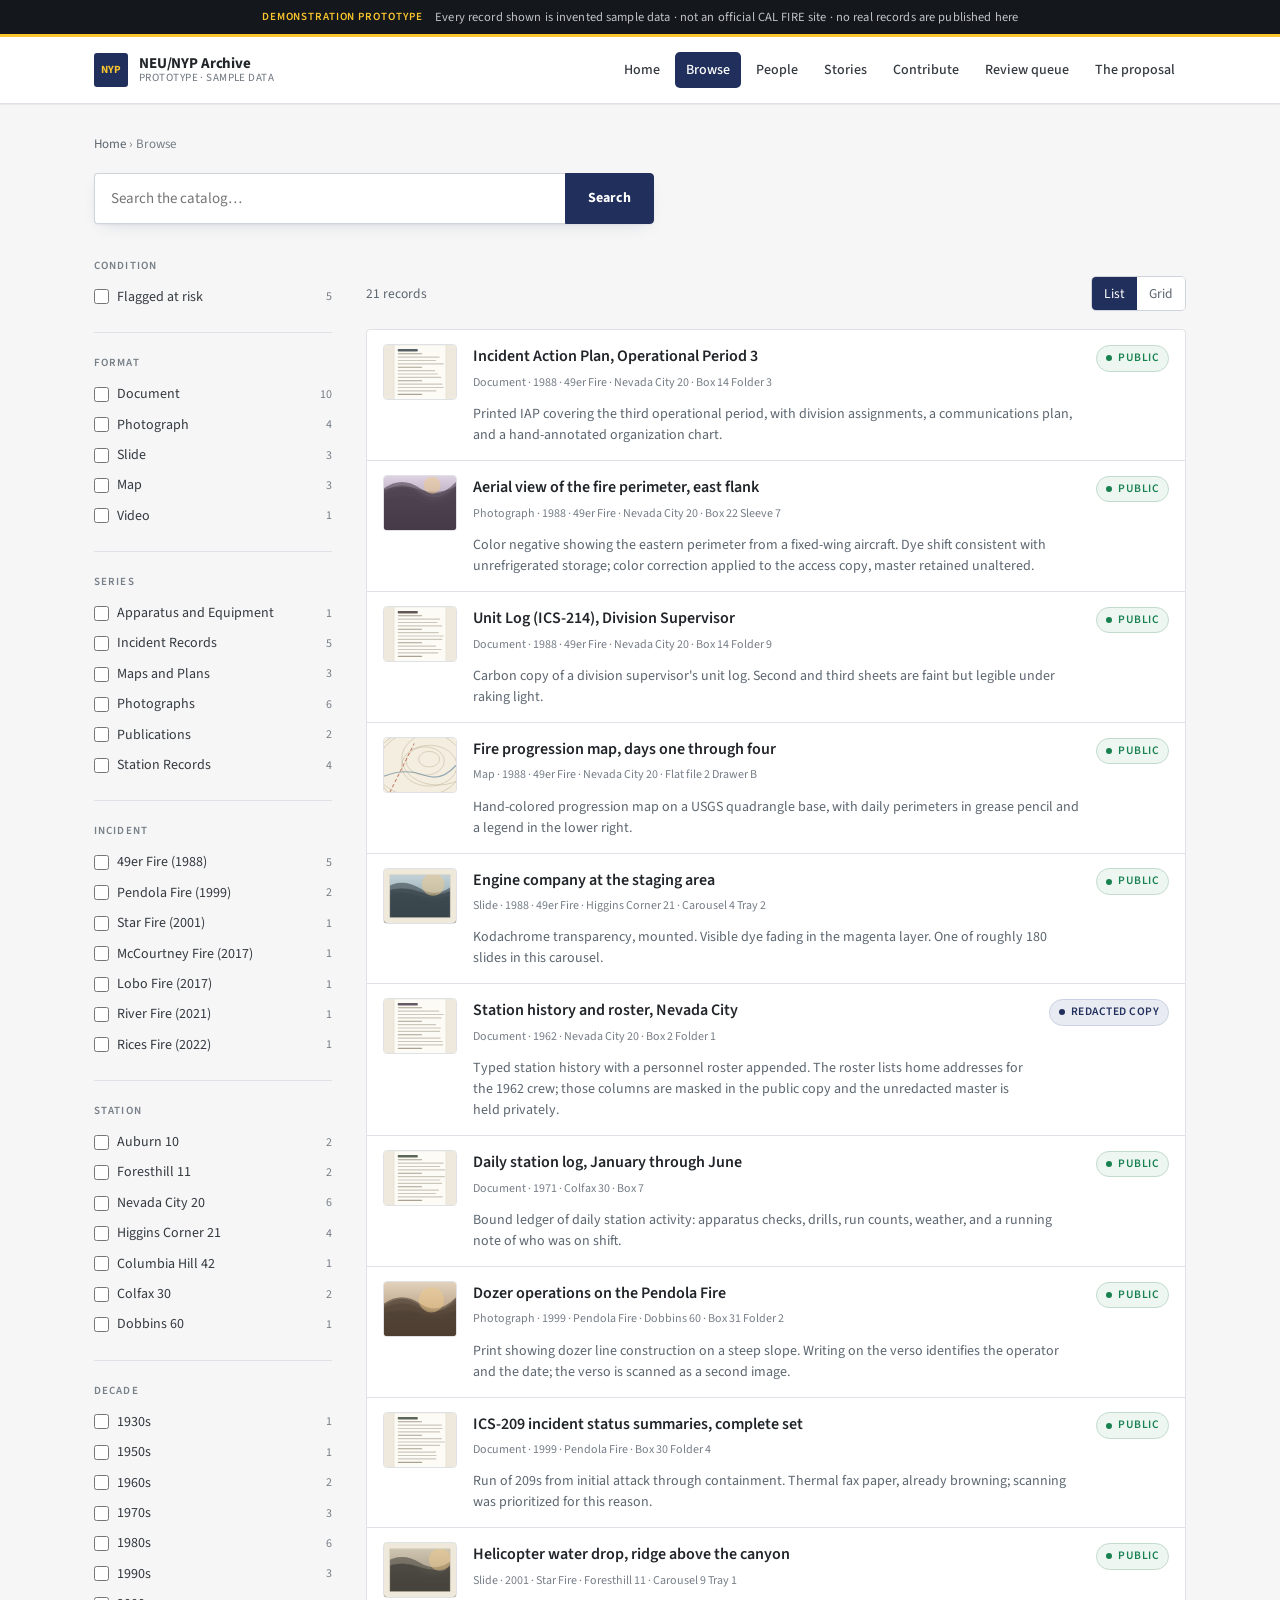
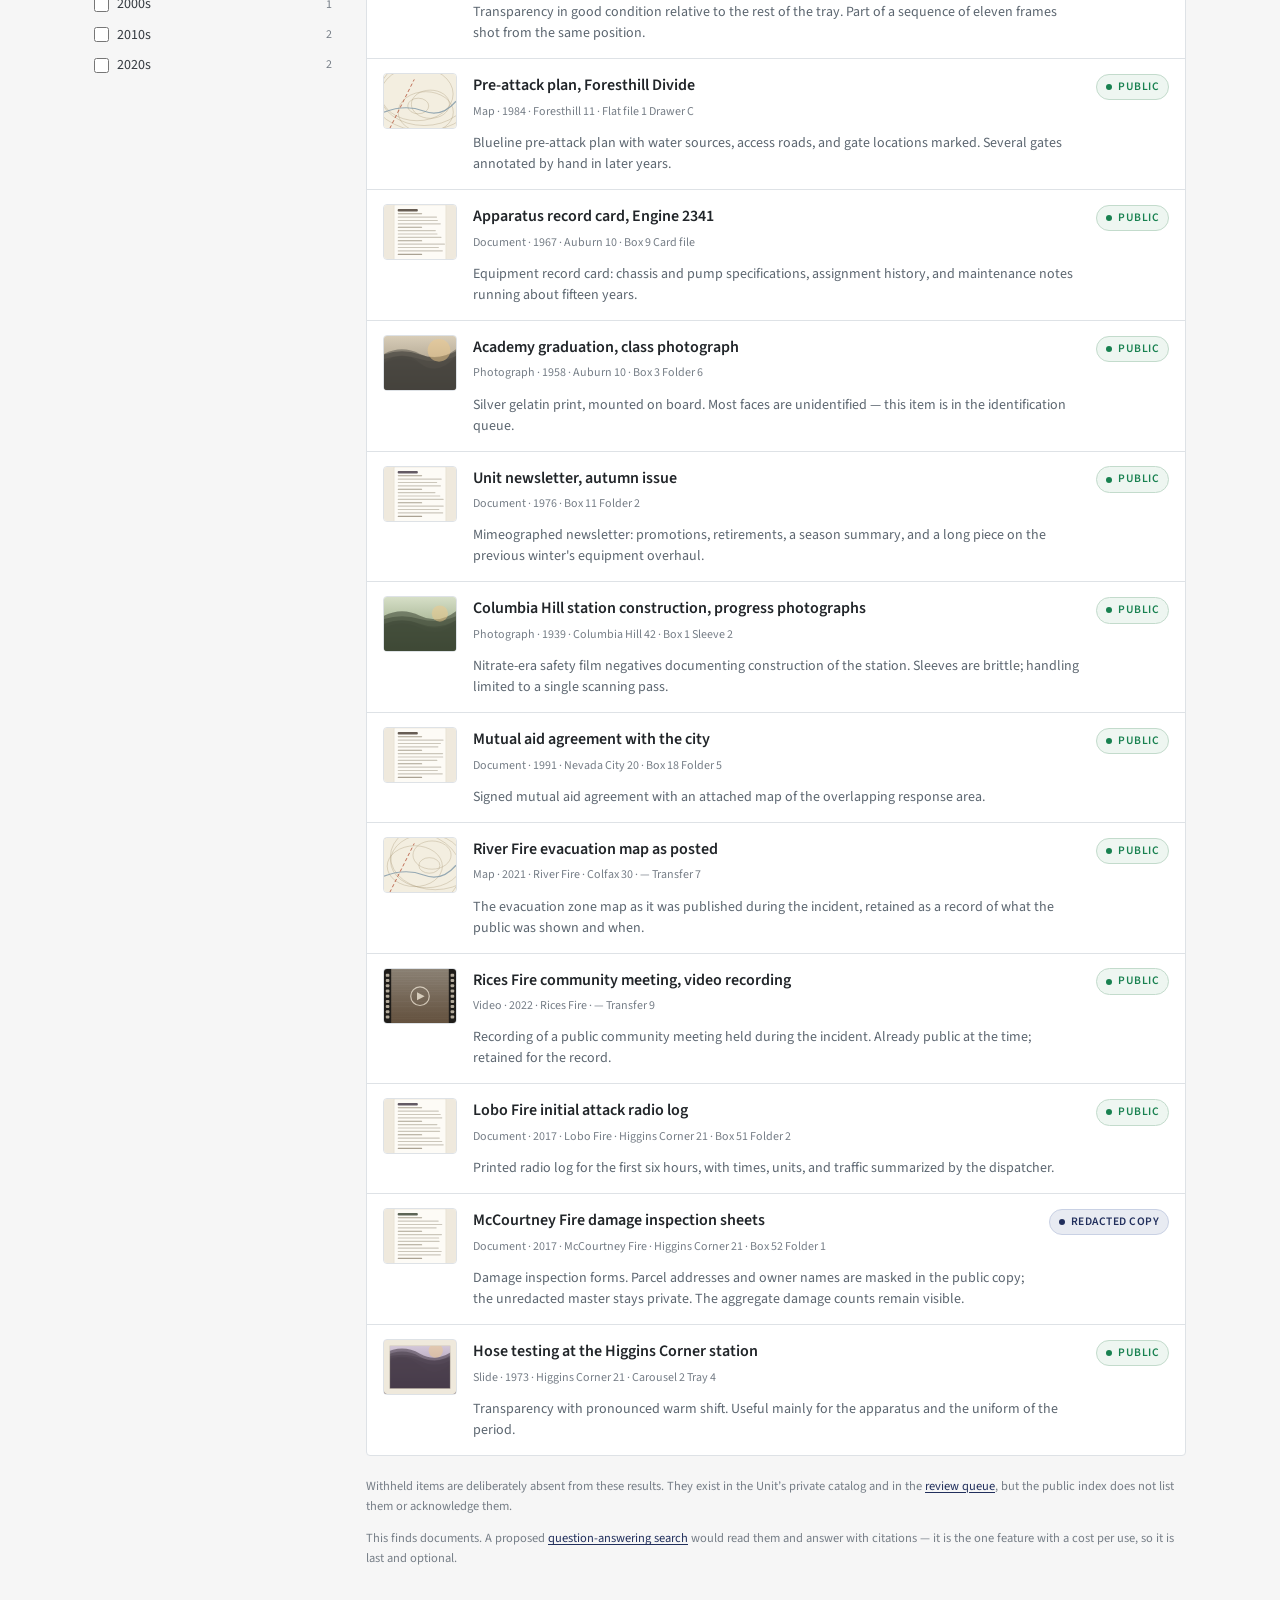
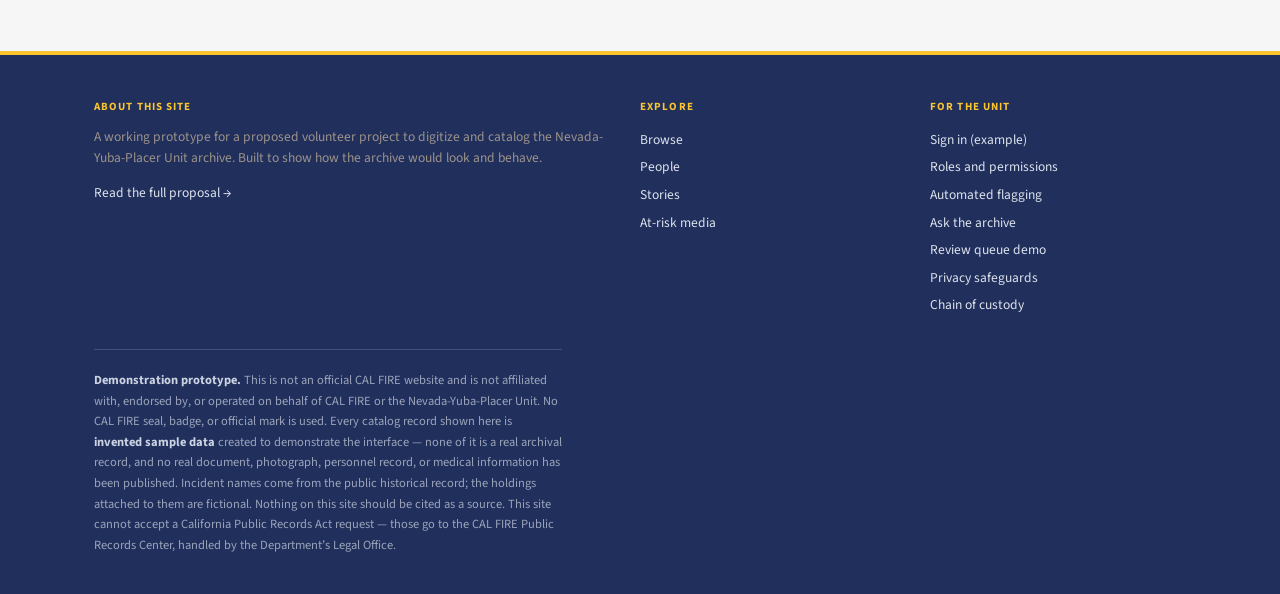
<file: site/browse.html>
<!doctype html>
<html lang="en">
<head>
<meta charset="utf-8">
<meta name="viewport" content="width=device-width, initial-scale=1">
<meta name="robots" content="noindex, nofollow">
<link rel="preconnect" href="https://fonts.googleapis.com">
<link rel="preconnect" href="https://fonts.gstatic.com" crossorigin>
<link href="https://fonts.googleapis.com/css2?family=Source+Sans+3:wght@400;600;700&family=Source+Serif+4:opsz,wght@8..60,400..600&family=IBM+Plex+Mono:wght@400&display=swap" rel="stylesheet">
<link rel="stylesheet" href="assets/style.css">
<title>Browse the archive &middot; NEU/NYP Archive</title>
</head>
<body>
<div class="demobar"><div class="wrap">
  <b>Demonstration prototype</b>
  <span>Every record shown is invented sample data &middot; not an official CAL FIRE site &middot; no real records are published here</span>
</div></div>

<section style="padding:30px 0 0">
  <div class="wrap">
    <p class="crumb"><a href="index.html">Home</a> &rsaquo; Browse</p>
    <form class="searchbox" id="bs" role="search" style="max-width:560px;margin-bottom:26px">
      <input type="search" id="q" placeholder="Search the catalog&hellip;" aria-label="Search the archive">
      <button type="submit">Search</button>
    </form>
  </div>
</section>

<section style="padding:10px 0 60px">
  <div class="wrap">
    <div class="cols">
      <aside class="facets" id="facets"></aside>
      <div>
        <div class="chips" id="chips"></div>
        <div class="toolbar">
          <span id="count"></span>
          <span class="seg">
            <button type="button" data-view="list" class="on">List</button>
            <button type="button" data-view="grid">Grid</button>
          </span>
        </div>
        <div id="results"></div>
        <p style="font-family:var(--sans);font-size:12.5px;color:var(--faint);margin-top:20px;line-height:1.6">
          Withheld items are deliberately absent from these results. They exist in the Unit&rsquo;s private
          catalog and in the <a href="review.html">review queue</a>, but the public index does not list them
          or acknowledge them.
        </p>
        <p style="font-family:var(--sans);font-size:12.5px;color:var(--faint);margin-top:8px;line-height:1.6">
          This finds documents. A proposed <a href="ask.html">question-answering search</a> would read them
          and answer with citations &mdash; it is the one feature with a cost per use, so it is last and
          optional.
        </p>
      </div>
    </div>
  </div>
</section>

<script src="assets/data.js"></script>
<script src="assets/app.js"></script>
<script>
(function(){
  const state = {
    q: qs("q"),
    type: new Set(qs("type") ? [qs("type")] : []),
    series: new Set(),
    inc: new Set(qs("inc") ? [qs("inc")] : []),
    stn: new Set(),
    decade: new Set(),
    risk: qs("risk") === "1",
    view: "list"
  };
  el("#q").value = state.q;

  const pool = publicItems();
  const decade = y => Math.floor(y/10)*10;

  function pass(it, skip){
    if(!matches(it, state.q)) return false;
    if(skip !== "type"   && state.type.size   && !state.type.has(it.type)) return false;
    if(skip !== "series" && state.series.size && !state.series.has(it.series)) return false;
    if(skip !== "inc"    && state.inc.size    && !state.inc.has(it.inc)) return false;
    if(skip !== "stn"    && state.stn.size    && !state.stn.has(it.stn)) return false;
    if(skip !== "decade" && state.decade.size && !state.decade.has(String(decade(it.year)))) return false;
    if(state.risk && !(it.risk === "high" || it.risk === "critical")) return false;
    return true;
  }
  const results = () => pool.filter(it => pass(it));

  function group(key, label, opts, keyfn){
    const counts = {};
    pool.filter(it => pass(it, key)).forEach(it => {
      const v = keyfn(it); if(v != null) counts[v] = (counts[v]||0)+1;
    });
    const rows = opts.filter(o => counts[o.v]).map(o => `
      <label><input type="checkbox" data-k="${key}" value="${esc(o.v)}"
        ${state[key].has(String(o.v)) ? "checked" : ""}>
        <span>${esc(o.l)}</span><span class="ct">${counts[o.v]}</span></label>`).join("");
    return rows ? `<div class="fgroup"><h3>${label}</h3>${rows}</div>` : "";
  }

  function draw(){
    const decades = [...new Set(pool.map(i => decade(i.year)))].sort();
    el("#facets").innerHTML =
      `<div class="fgroup"><h3>Condition</h3>
         <label><input type="checkbox" id="riskbox" ${state.risk?"checked":""}>
         <span>Flagged at risk</span>
         <span class="ct">${pool.filter(i=>i.risk==="high"||i.risk==="critical").length}</span></label></div>` +
      group("type","Format", Object.keys(TYPE_LABEL).map(v=>({v,l:TYPE_LABEL[v]})), i=>i.type) +
      group("series","Series", [...new Set(pool.map(i=>i.series))].sort().map(v=>({v,l:v})), i=>i.series) +
      group("inc","Incident", INCIDENTS.map(i=>({v:i.id,l:i.name+" ("+i.year+")"})), i=>i.inc) +
      group("stn","Station", STATIONS.map(s=>({v:s.id,l:stationLabel(s)})), i=>i.stn) +
      group("decade","Decade", decades.map(d=>({v:String(d),l:d+"s"})), i=>String(decade(i.year)));

    els("#facets input[data-k]").forEach(b => b.addEventListener("change", e => {
      const k = e.target.dataset.k, v = e.target.value;
      e.target.checked ? state[k].add(v) : state[k].delete(v);
      draw();
    }));
    const rb = el("#riskbox");
    if(rb) rb.addEventListener("change", e => { state.risk = e.target.checked; draw(); });

    const chips = [];
    if(state.q) chips.push(["q", "“" + state.q + "”"]);
    if(state.risk) chips.push(["risk","At risk"]);
    ["type","series","inc","stn","decade"].forEach(k => state[k].forEach(v => {
      const l = k === "inc" ? incident(v).name : k === "stn" ? stationLabel(station(v))
              : k === "type" ? TYPE_LABEL[v] : k === "decade" ? v + "s" : v;
      chips.push([k + ":" + v, l]);
    }));
    el("#chips").innerHTML = chips.length
      ? chips.map(([id,l]) => `<button class="chip" data-clear="${esc(id)}">${esc(l)} &times;</button>`).join("") +
        `<button class="chip" data-clear="*" style="background:#fff">Clear all</button>`
      : "";
    els("#chips .chip").forEach(c => c.addEventListener("click", () => {
      const v = c.dataset.clear;
      if(v === "*"){ state.q=""; el("#q").value=""; state.risk=false;
        ["type","series","inc","stn","decade"].forEach(k=>state[k].clear()); }
      else if(v === "q"){ state.q=""; el("#q").value=""; }
      else if(v === "risk"){ state.risk=false; }
      else { const [k,val]=v.split(":"); state[k].delete(val); }
      draw();
    }));

    const r = results();
    el("#count").textContent = r.length + (r.length === 1 ? " record" : " records")
      + (state.q ? " matching “" + state.q + "”" : "");
    el("#results").innerHTML = r.length
      ? (state.view === "grid"
          ? `<div class="grid">${r.map(card).join("")}</div>`
          : `<div class="rows">${r.map(it => row(it, state.q)).join("")}</div>`)
      : `<div class="rows"><p class="empty">Nothing matches that yet.<br>
         <span style="font-size:13px">This prototype holds ${pool.length} public sample records.</span></p></div>`;
  }

  els(".seg button").forEach(b => b.addEventListener("click", () => {
    els(".seg button").forEach(x => x.classList.toggle("on", x === b));
    state.view = b.dataset.view; draw();
  }));
  el("#bs").addEventListener("submit", e => {
    e.preventDefault(); state.q = el("#q").value.trim(); draw();
  });
  draw();
})();
</script>
</body>
</html>
</file>
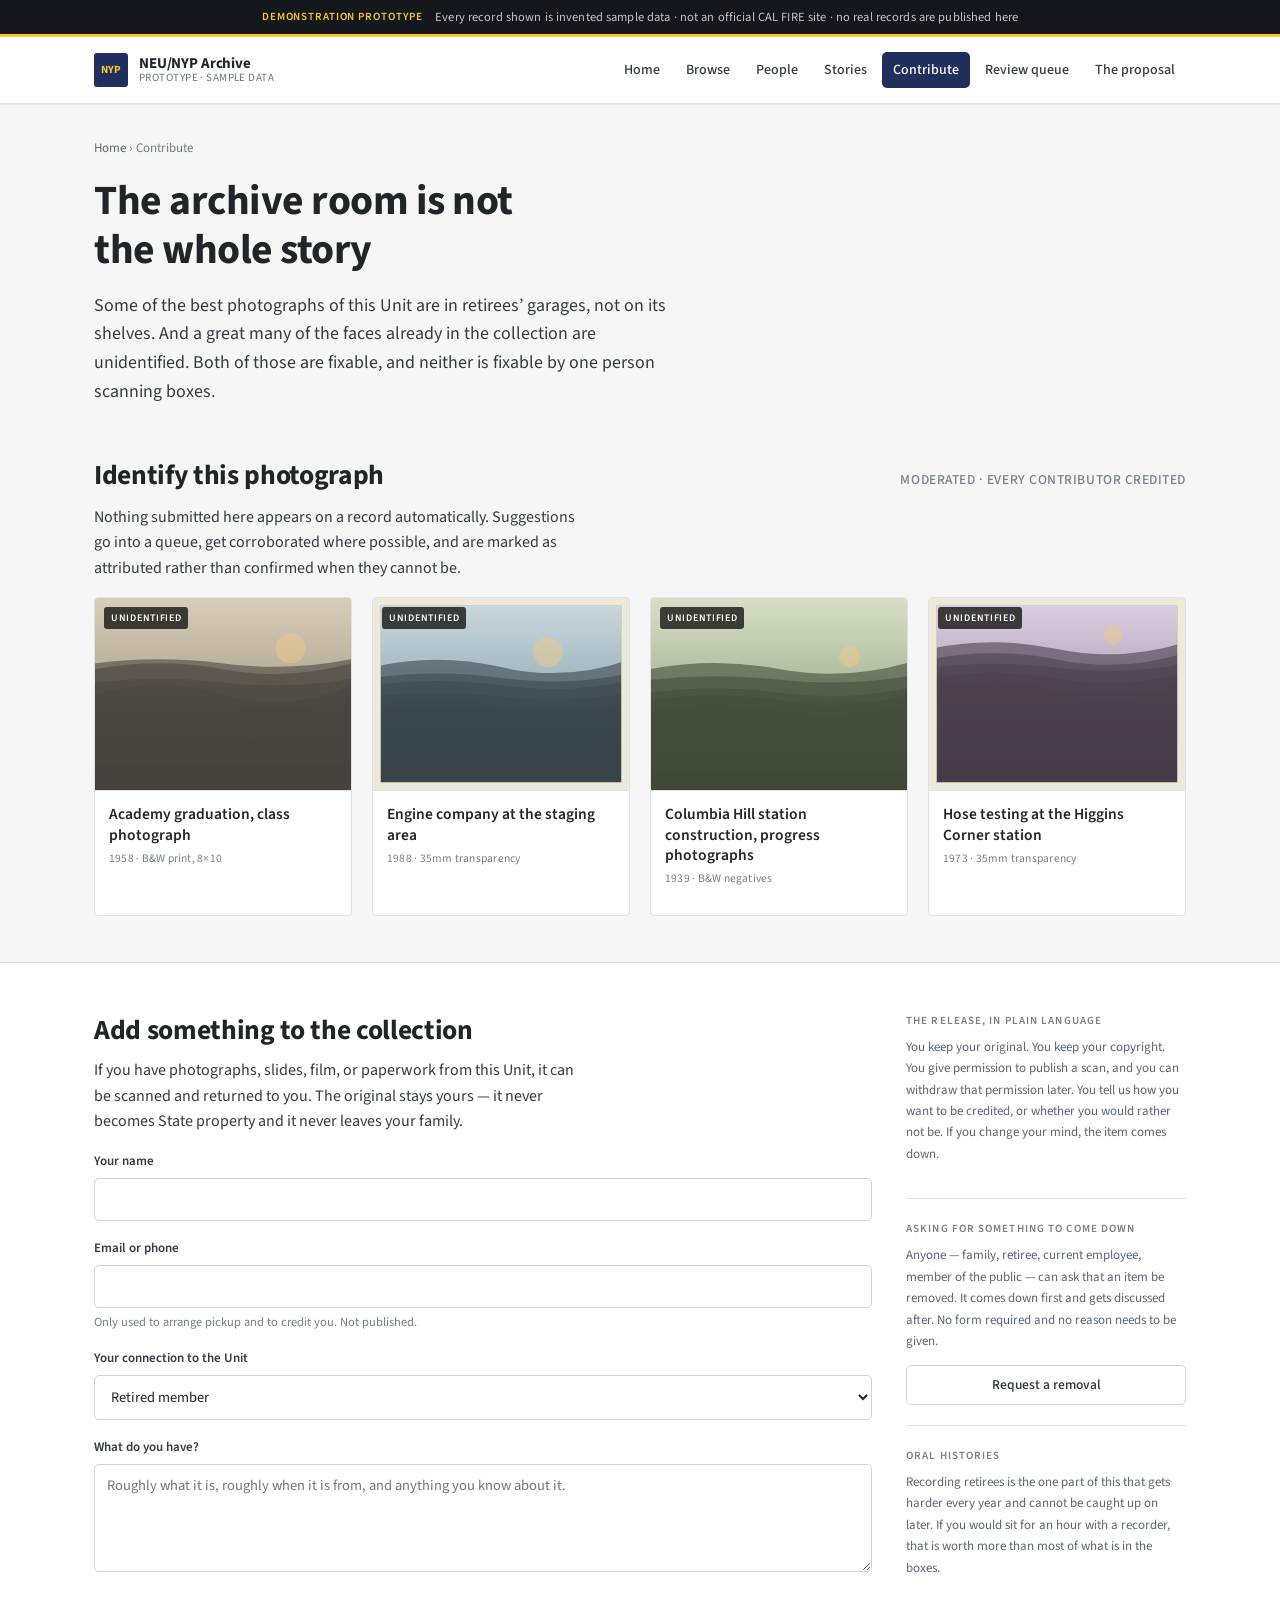
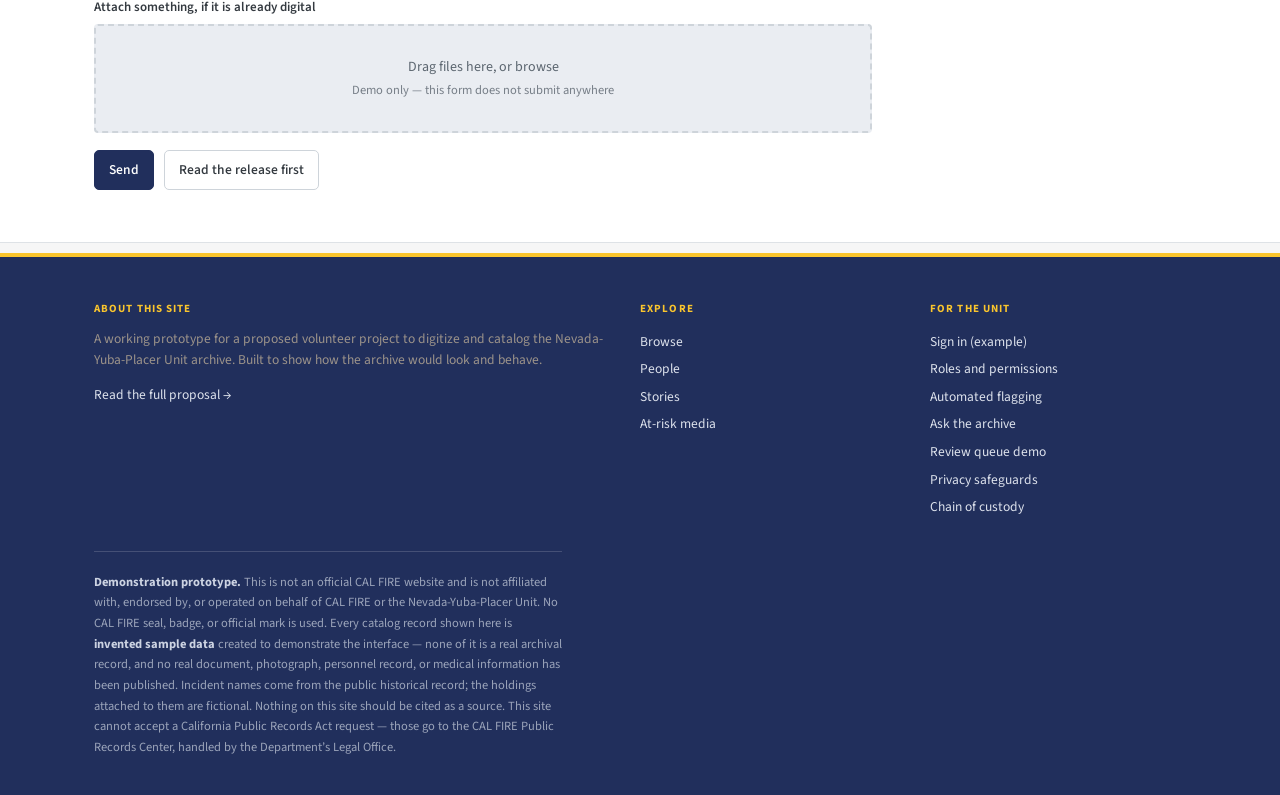
<file: site/contribute.html>
<!doctype html>
<html lang="en">
<head>
<meta charset="utf-8">
<meta name="viewport" content="width=device-width, initial-scale=1">
<meta name="robots" content="noindex, nofollow">
<link rel="preconnect" href="https://fonts.googleapis.com">
<link rel="preconnect" href="https://fonts.gstatic.com" crossorigin>
<link href="https://fonts.googleapis.com/css2?family=Source+Sans+3:wght@400;600;700&family=Source+Serif+4:opsz,wght@8..60,400..600&family=IBM+Plex+Mono:wght@400&display=swap" rel="stylesheet">
<link rel="stylesheet" href="assets/style.css">
<title>Contribute &middot; NEU/NYP Archive</title>
</head>
<body>
<div class="demobar"><div class="wrap">
  <b>Demonstration prototype</b>
  <span>Every record shown is invented sample data &middot; not an official CAL FIRE site &middot; no real records are published here</span>
</div></div>

<section style="padding:34px 0 0">
  <div class="wrap">
    <p class="crumb"><a href="index.html">Home</a> &rsaquo; Contribute</p>
    <h1 style="max-width:22ch">The archive room is not the whole story</h1>
    <p style="font-size:1.12rem;color:var(--ink-2);max-width:66ch">
      Some of the best photographs of this Unit are in retirees&rsquo; garages, not on its shelves. And a
      great many of the faces already in the collection are unidentified. Both of those are fixable, and
      neither is fixable by one person scanning boxes.
    </p>
  </div>
</section>

<section style="padding:36px 0 0">
  <div class="wrap">
    <div class="sechead"><h2>Identify this photograph</h2>
      <span class="more tag">Moderated &middot; every contributor credited</span></div>
    <p style="max-width:62ch;color:var(--ink-2);margin-top:-14px">
      Nothing submitted here appears on a record automatically. Suggestions go into a queue, get
      corroborated where possible, and are marked as attributed rather than confirmed when they cannot be.
    </p>
    <div class="grid" id="unknown"></div>
  </div>
</section>

<section class="alt" style="margin-top:46px">
  <div class="wrap">
    <div class="cols flip">
      <div>
        <h2>Add something to the collection</h2>
        <p style="color:var(--ink-2);max-width:60ch">
          If you have photographs, slides, film, or paperwork from this Unit, it can be scanned and
          returned to you. The original stays yours &mdash; it never becomes State property and it never
          leaves your family.
        </p>
        <form id="contrib" onsubmit="return false">
          <div class="field">
            <label for="n">Your name</label>
            <input type="text" id="n" autocomplete="name">
          </div>
          <div class="field">
            <label for="e">Email or phone</label>
            <input type="text" id="e" autocomplete="email">
            <p class="help">Only used to arrange pickup and to credit you. Not published.</p>
          </div>
          <div class="field">
            <label for="rel">Your connection to the Unit</label>
            <select id="rel">
              <option>Retired member</option><option>Current member</option>
              <option>Family of a member</option><option>Local historian or researcher</option>
              <option>Other</option>
            </select>
          </div>
          <div class="field">
            <label for="d">What do you have?</label>
            <textarea id="d" placeholder="Roughly what it is, roughly when it is from, and anything you know about it."></textarea>
          </div>
          <div class="field">
            <label>Attach something, if it is already digital</label>
            <div class="dropzone">Drag files here, or browse<br>
              <span style="font-size:12.5px;color:var(--faint)">Demo only &mdash; this form does not submit anywhere</span></div>
          </div>
          <div class="btnrow">
            <button class="btn primary" type="button" onclick="document.getElementById('sent').style.display='block'">Send</button>
            <a class="btn" href="#release">Read the release first</a>
          </div>
          <div class="note" id="sent" style="display:none">
            <h4>Demo form</h4>
            <p style="margin-bottom:0">Nothing was submitted and nothing was stored. On the live site this
            would reach a project inbox, and you would get a plain-language release to sign before anything
            was scanned.</p>
          </div>
        </form>
      </div>

      <aside class="facets" style="order:2">
        <div class="fgroup" id="release">
          <h3>The release, in plain language</h3>
          <p style="font-family:var(--sans);font-size:13px;line-height:1.65;color:var(--muted)">
            You keep your original. You keep your copyright. You give permission to publish a scan, and you
            can withdraw that permission later. You tell us how you want to be credited, or whether you
            would rather not be. If you change your mind, the item comes down.
          </p>
        </div>
        <div class="fgroup" id="takedown">
          <h3>Asking for something to come down</h3>
          <p style="font-family:var(--sans);font-size:13px;line-height:1.65;color:var(--muted)">
            Anyone &mdash; family, retiree, current employee, member of the public &mdash; can ask that an
            item be removed. It comes down first and gets discussed after. No form required and no reason
            needs to be given.
          </p>
          <a class="btn" href="#" onclick="return false">Request a removal</a>
        </div>
        <div class="fgroup">
          <h3>Oral histories</h3>
          <p style="font-family:var(--sans);font-size:13px;line-height:1.65;color:var(--muted)">
            Recording retirees is the one part of this that gets harder every year and cannot be caught up
            on later. If you would sit for an hour with a recorder, that is worth more than most of what is
            in the boxes.
          </p>
        </div>
      </aside>
    </div>
  </div>
</section>

<script src="assets/data.js"></script>
<script src="assets/app.js"></script>
<script>
(function(){
  el("#unknown").innerHTML = ["NYP-016","NYP-005","NYP-019","NYP-028"].map(id => {
    const it = item(id);
    return `<a class="card" href="item.html?id=${it.id}">
      <div class="plate">${plate(it)}<span class="badge">Unidentified</span></div>
      <div class="body"><p class="ttl">${esc(it.t)}</p>
      <p class="meta">${it.year} &middot; ${esc(it.fmt)}</p></div></a>`;
  }).join("");
})();
</script>
</body>
</html>
</file>
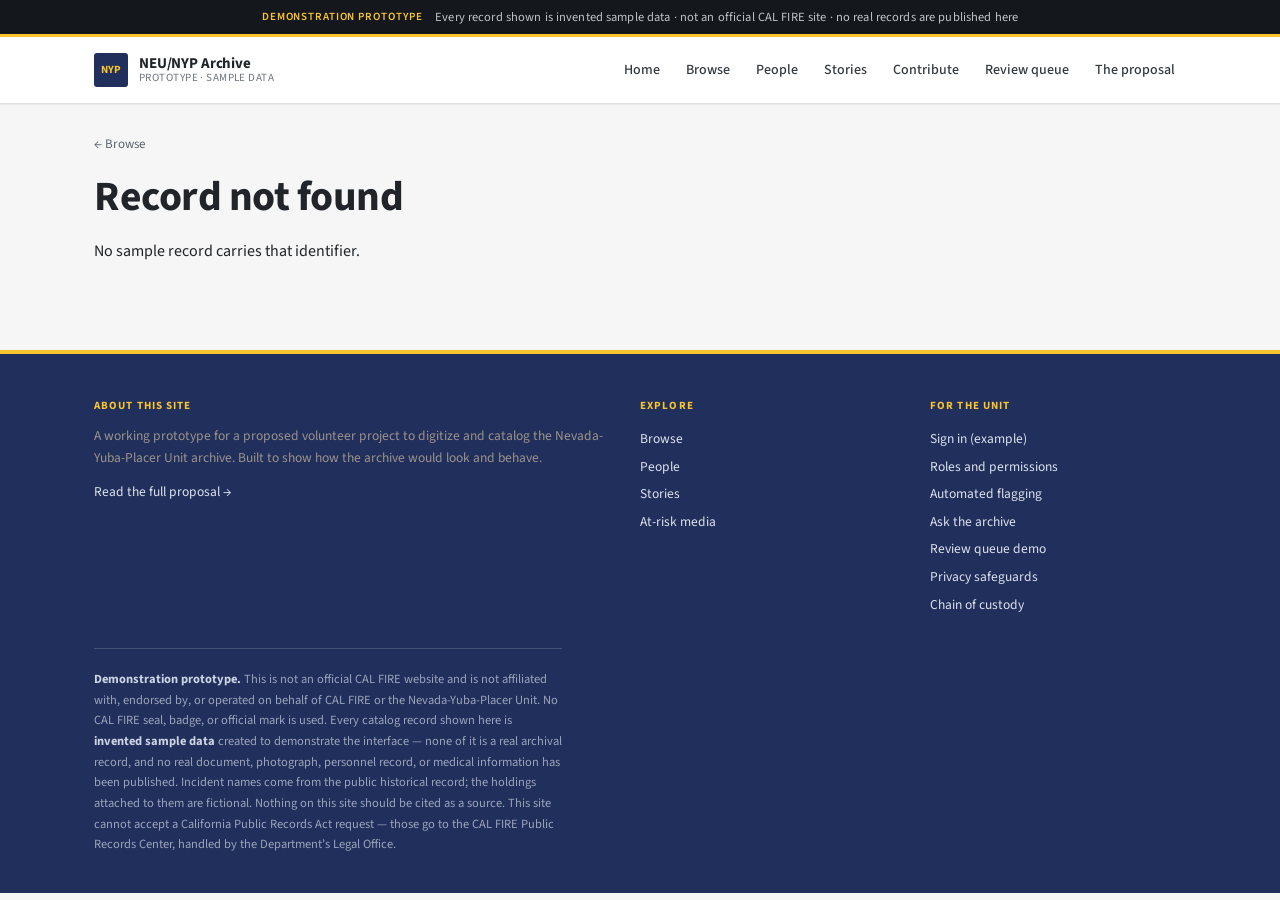
<file: site/item.html>
<!doctype html>
<html lang="en">
<head>
<meta charset="utf-8">
<meta name="viewport" content="width=device-width, initial-scale=1">
<meta name="robots" content="noindex, nofollow">
<link rel="preconnect" href="https://fonts.googleapis.com">
<link rel="preconnect" href="https://fonts.gstatic.com" crossorigin>
<link href="https://fonts.googleapis.com/css2?family=Source+Sans+3:wght@400;600;700&family=Source+Serif+4:opsz,wght@8..60,400..600&family=IBM+Plex+Mono:wght@400&display=swap" rel="stylesheet">
<link rel="stylesheet" href="assets/style.css">
<title>Record &middot; NEU/NYP Archive</title>
</head>
<body>
<div class="demobar"><div class="wrap">
  <b>Demonstration prototype</b>
  <span>Every record shown is invented sample data &middot; not an official CAL FIRE site &middot; no real records are published here</span>
</div></div>
<section style="padding:30px 0 60px"><div class="wrap" id="main"></div></section>

<script src="assets/data.js"></script>
<script src="assets/app.js"></script>
<script>
(function(){
  const it = item(qs("id"));
  const main = el("#main");

  if(!it){
    main.innerHTML = `<p class="crumb"><a href="browse.html">&larr; Browse</a></p>
      <h1>Record not found</h1><p>No sample record carries that identifier.</p>`;
    return;
  }
  if(it.status === "withheld"){
    main.innerHTML = `<p class="crumb"><a href="browse.html">&larr; Browse</a></p>
      <h1>Not available</h1>
      <div class="note"><h4>Withheld from publication</h4>
      <p>This record exists in the Unit&rsquo;s private catalog and is not published. On the live site a
      withheld item would not be linkable at all &mdash; it is reachable here only because this prototype
      ships the private catalog alongside the public one so the gate can be demonstrated.</p>
      <p style="margin-bottom:0"><a href="review.html">See how withholding works &rarr;</a></p></div>`;
    return;
  }

  const inc = it.inc ? incident(it.inc) : null;
  const stn = it.stn ? station(it.stn) : null;
  document.title = it.t + " · NEU/NYP Archive";

  const isMoving = it.type === "film" || it.type === "video";
  const related = publicItems().filter(x =>
      x.id !== it.id && ((it.inc && x.inc === it.inc) || (it.stn && x.stn === it.stn))).slice(0,4);

  main.innerHTML = `
    <p class="crumb"><a href="index.html">Home</a> &rsaquo; <a href="browse.html">Browse</a>
      ${inc ? ` &rsaquo; <a href="browse.html?inc=${inc.id}">${esc(inc.name)}</a>` : ""}
      &rsaquo; <span>${esc(it.id)}</span></p>

    <div class="itemgrid">
      <div>
        <div class="viewer">
          <div class="stage">${plate(it, 900, 675)}</div>
          <div class="bar">
            ${isMoving
              ? `<button type="button">&#9654; Play</button>
                 <button type="button">Transcript</button>
                 <span class="sp">${esc(it.dur || "duration pending transfer")}</span>`
              : `<button type="button">&minus;</button><button type="button">+</button>
                 <button type="button">Fit</button><button type="button">Rotate</button>
                 <span class="sp">${it.pages ? it.pages + " page" + (it.pages===1?"":"s") : "single image"}</span>`}
          </div>
        </div>
        <p style="font-family:var(--sans);font-size:12px;color:var(--faint);margin:9px 0 26px;line-height:1.5">
          The image above is a generated placeholder, not a scan. On the live site this is a deep-zoom
          viewer over the archival master${isMoving ? ", or an inline player for transferred film and tape" : ""}.
        </p>

        <h1 style="font-size:1.85rem">${esc(it.t)}</h1>
        <p style="font-size:1.06rem;color:var(--ink-2);max-width:62ch">${esc(it.d)}</p>

        ${it.status === "redacted" ? `<div class="note"><h4>Redacted public copy</h4>
          <p style="margin-bottom:0">Identifying detail has been masked in the copy shown here. The
          unredacted master is retained privately for the Unit and is not served to the public under any
          circumstances.</p></div>` : ""}

        ${it.ocr ? `<div class="panel" style="margin-top:26px">
          <h3>Searchable text &mdash; OCR, uncorrected</h3>
          <div class="ocr">${esc(it.ocr)}</div>
          <p style="font-family:var(--sans);font-size:12px;color:var(--faint);margin:10px 0 0">
            Machine-read on ingest. Errors are left in place rather than silently corrected; the scan is
            the authority, not this transcript.</p></div>` : ""}

        ${related.length ? `<h2 style="margin-top:38px;font-size:1.25rem">Related in this collection</h2>
          <div class="grid">${related.map(card).join("")}</div>` : ""}
      </div>

      <div>
        <div class="panel">
          <h3>Status</h3>
          <p style="margin:0 0 10px">${pill(it.status)}</p>
          <p style="font-family:var(--sans);font-size:13px;color:var(--muted);margin:0;line-height:1.55">
            ${it.status === "approved"
              ? "Reviewed and released by the Unit. Only approved items are served to the public."
              : "A redacted derivative is public; the master is private."}
          </p>
        </div>

        <div class="panel">
          <h3>Description</h3>
          <table class="meta-table">
            <tr><th>Identifier</th><td class="kv">${esc(it.id)}</td></tr>
            <tr><th>Format</th><td>${TYPE_LABEL[it.type]} &mdash; ${esc(it.fmt)}</td></tr>
            <tr><th>Date</th><td class="kv">${it.year}</td></tr>
            <tr><th>Series</th><td><a href="browse.html">${esc(it.series)}</a></td></tr>
            ${inc ? `<tr><th>Incident</th><td><a href="browse.html?inc=${inc.id}">${esc(inc.name)}</a>,
              ${inc.year} &middot; ${esc(inc.acres)} acres</td></tr>` : ""}
            ${stn ? `<tr><th>Station</th><td>${esc(stationLabel(stn))}${stn.note ? " &mdash; " + esc(stn.note) : ""}</td></tr>` : ""}
            ${it.bn ? `<tr><th>Battalion</th><td>${esc(it.bn)}</td></tr>` : ""}
            <tr><th>Condition</th><td>${RISK_LABEL[it.risk]}</td></tr>
            <tr><th>Location</th><td class="kv">${esc(it.box)}${it.folder && it.folder !== "—" ? ", " + esc(it.folder) : ""}</td></tr>
            <tr><th>Custodian</th><td>Nevada-Yuba-Placer Unit &mdash; State record, held on deposit</td></tr>
          </table>
        </div>

        <div class="panel">
          <h3>Rights and use</h3>
          <p style="font-family:var(--sans);font-size:13px;line-height:1.6;color:var(--muted);margin:0">
            A public record of the State of California. The Unit remains custodian of record; the digital
            copy is a copy, not a replacement. Reproduction for research and education is expected.
            <br><br>This site is not an official CAL FIRE property and cannot accept a records request.
            Formal requests go to the CAL FIRE Public Records Center, handled by the Department&rsquo;s
            Legal Office &mdash; not to this project.
          </p>
        </div>

        <div class="panel">
          <h3>Something wrong here?</h3>
          <p style="font-family:var(--sans);font-size:13px;line-height:1.6;color:var(--muted);margin:0 0 12px">
            Misidentified, misdated, or should not be public at all? Say so and it comes down first and
            gets discussed after.
          </p>
          <a class="btn" href="contribute.html#takedown">Flag this record</a>
        </div>
      </div>
    </div>`;
})();
</script>
</body>
</html>
</file>
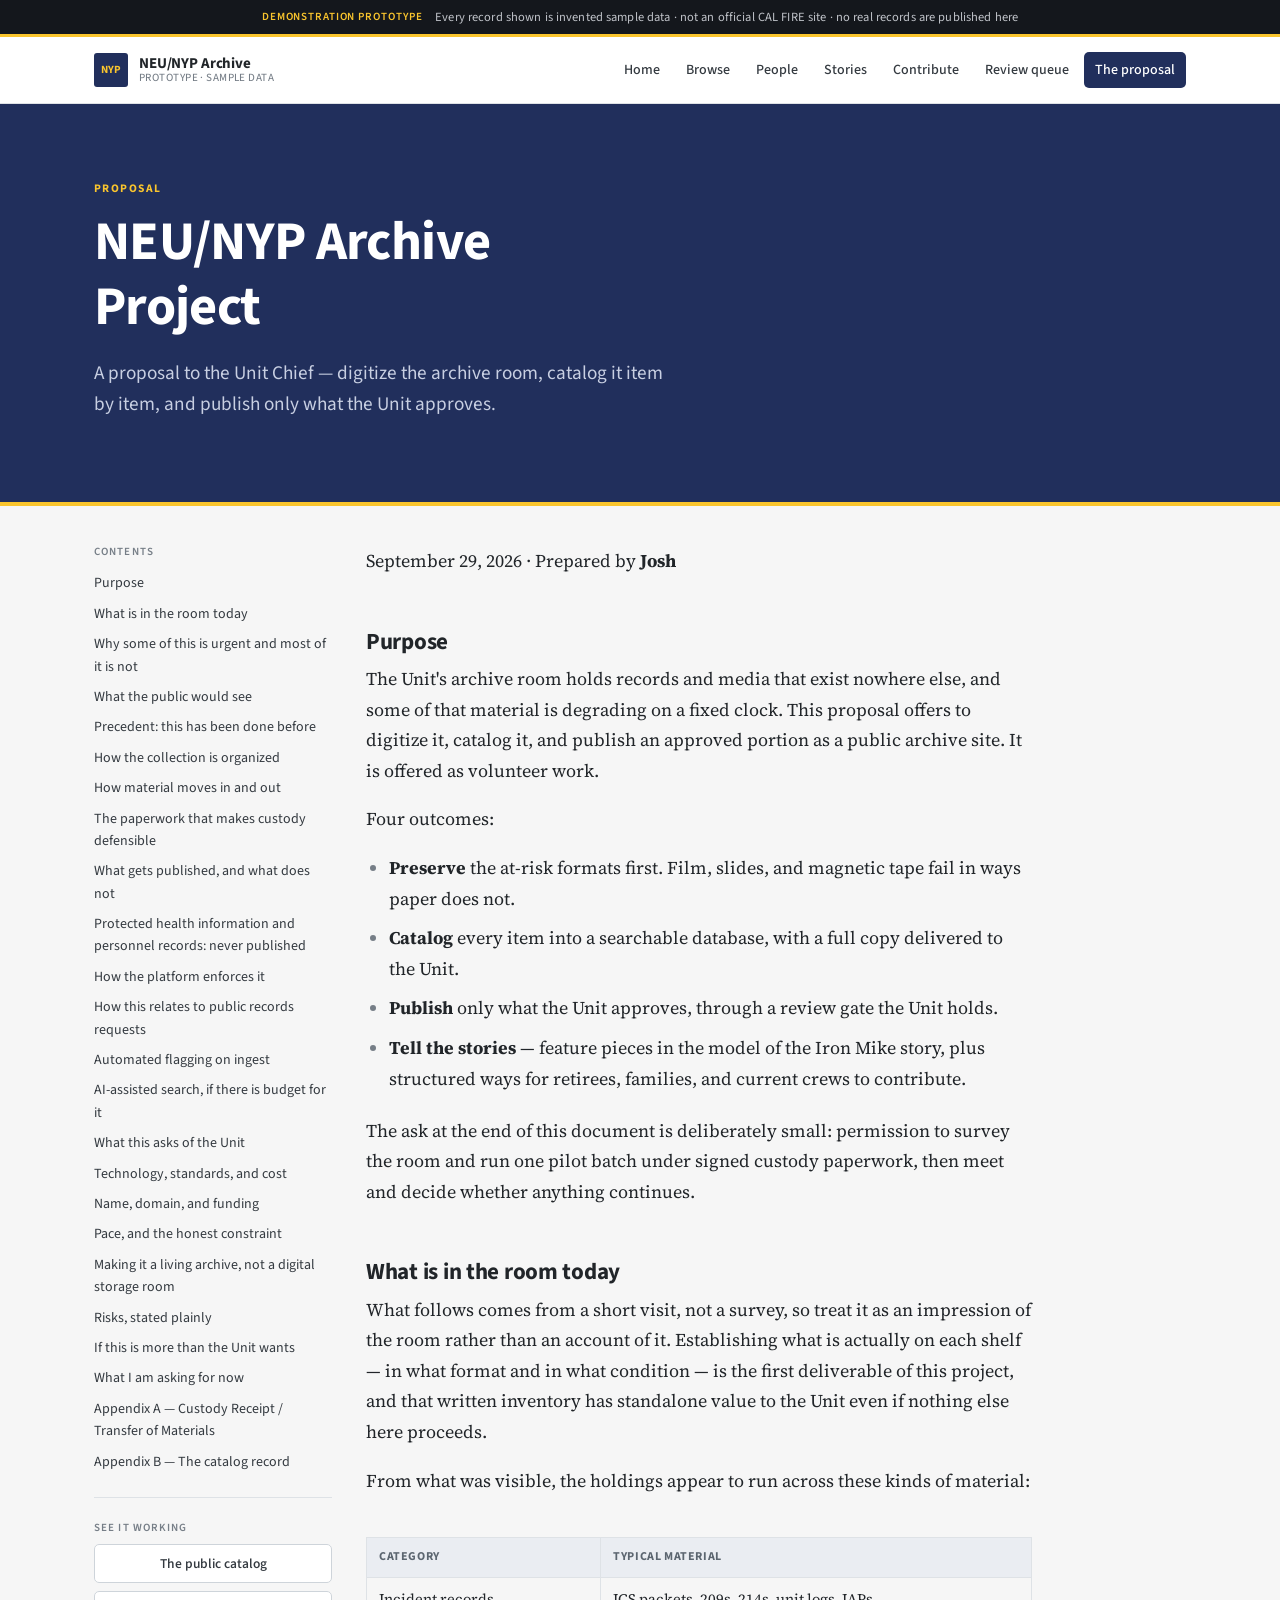
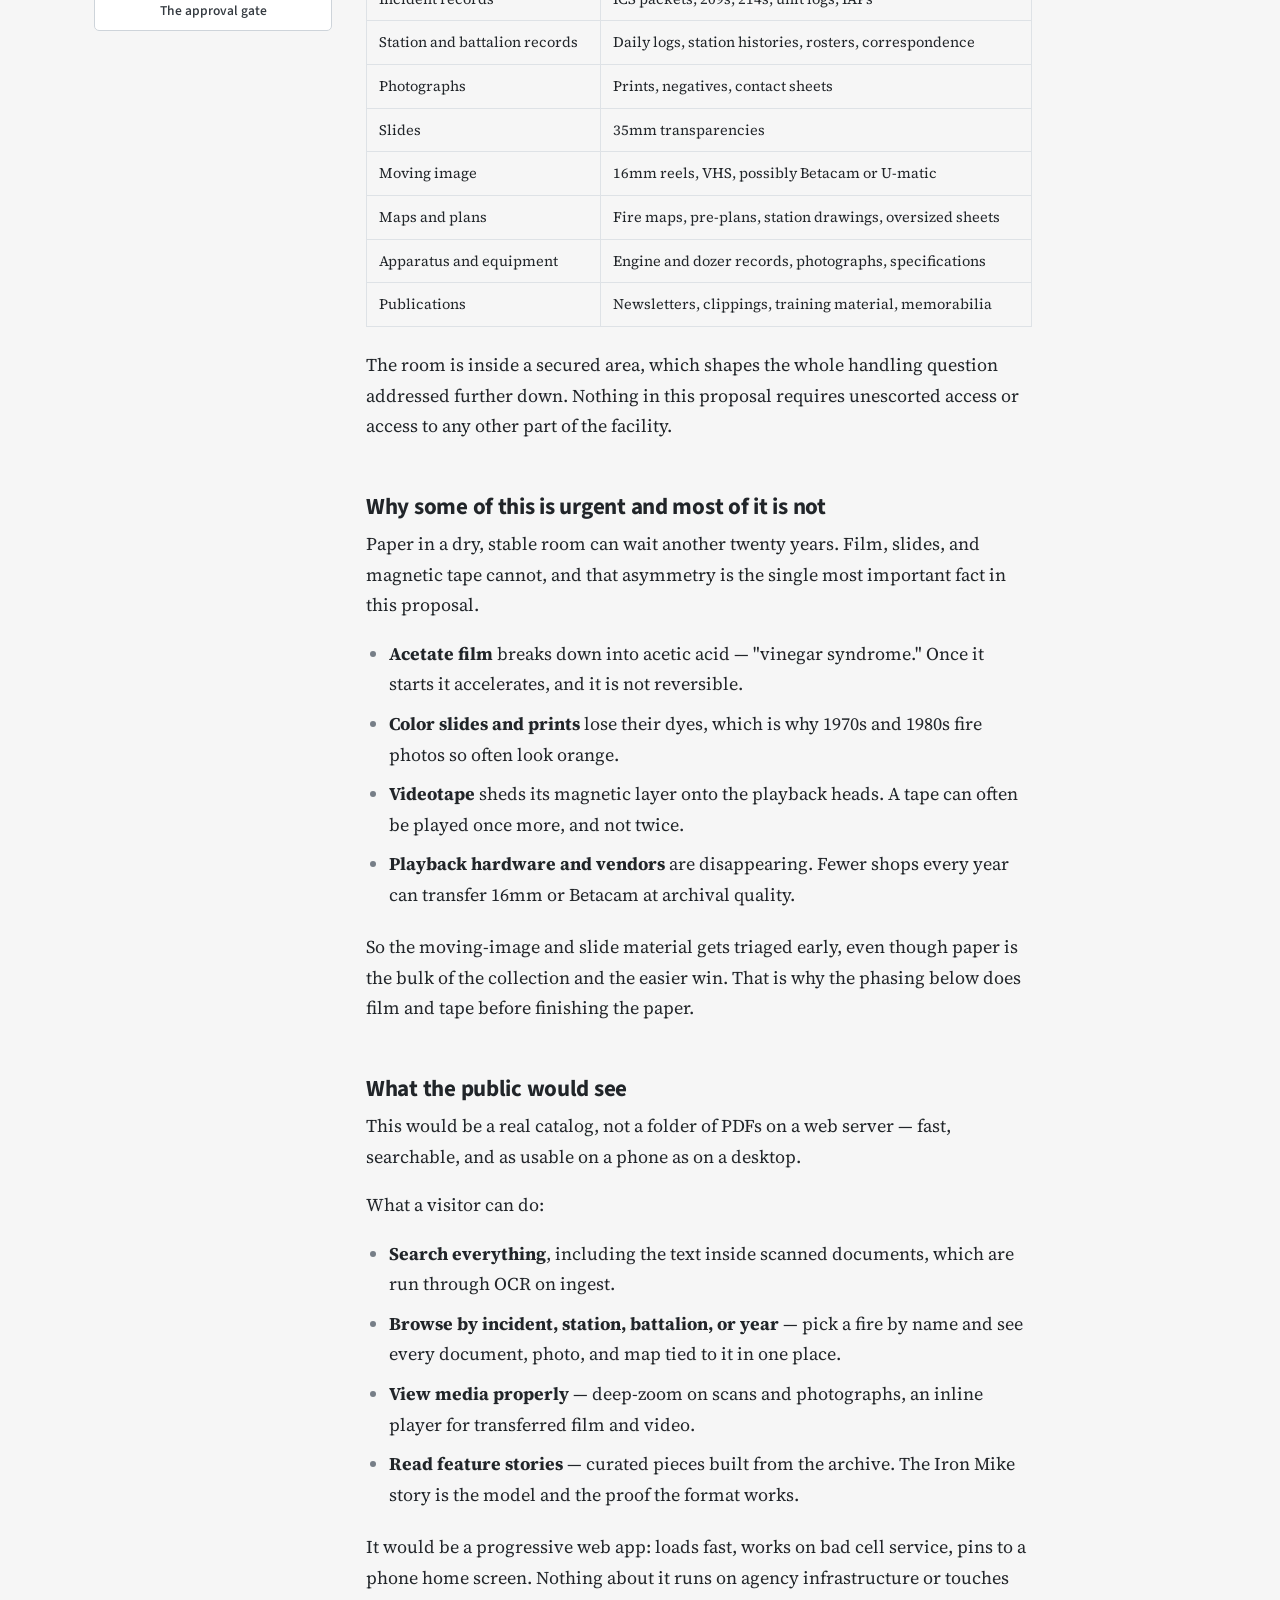
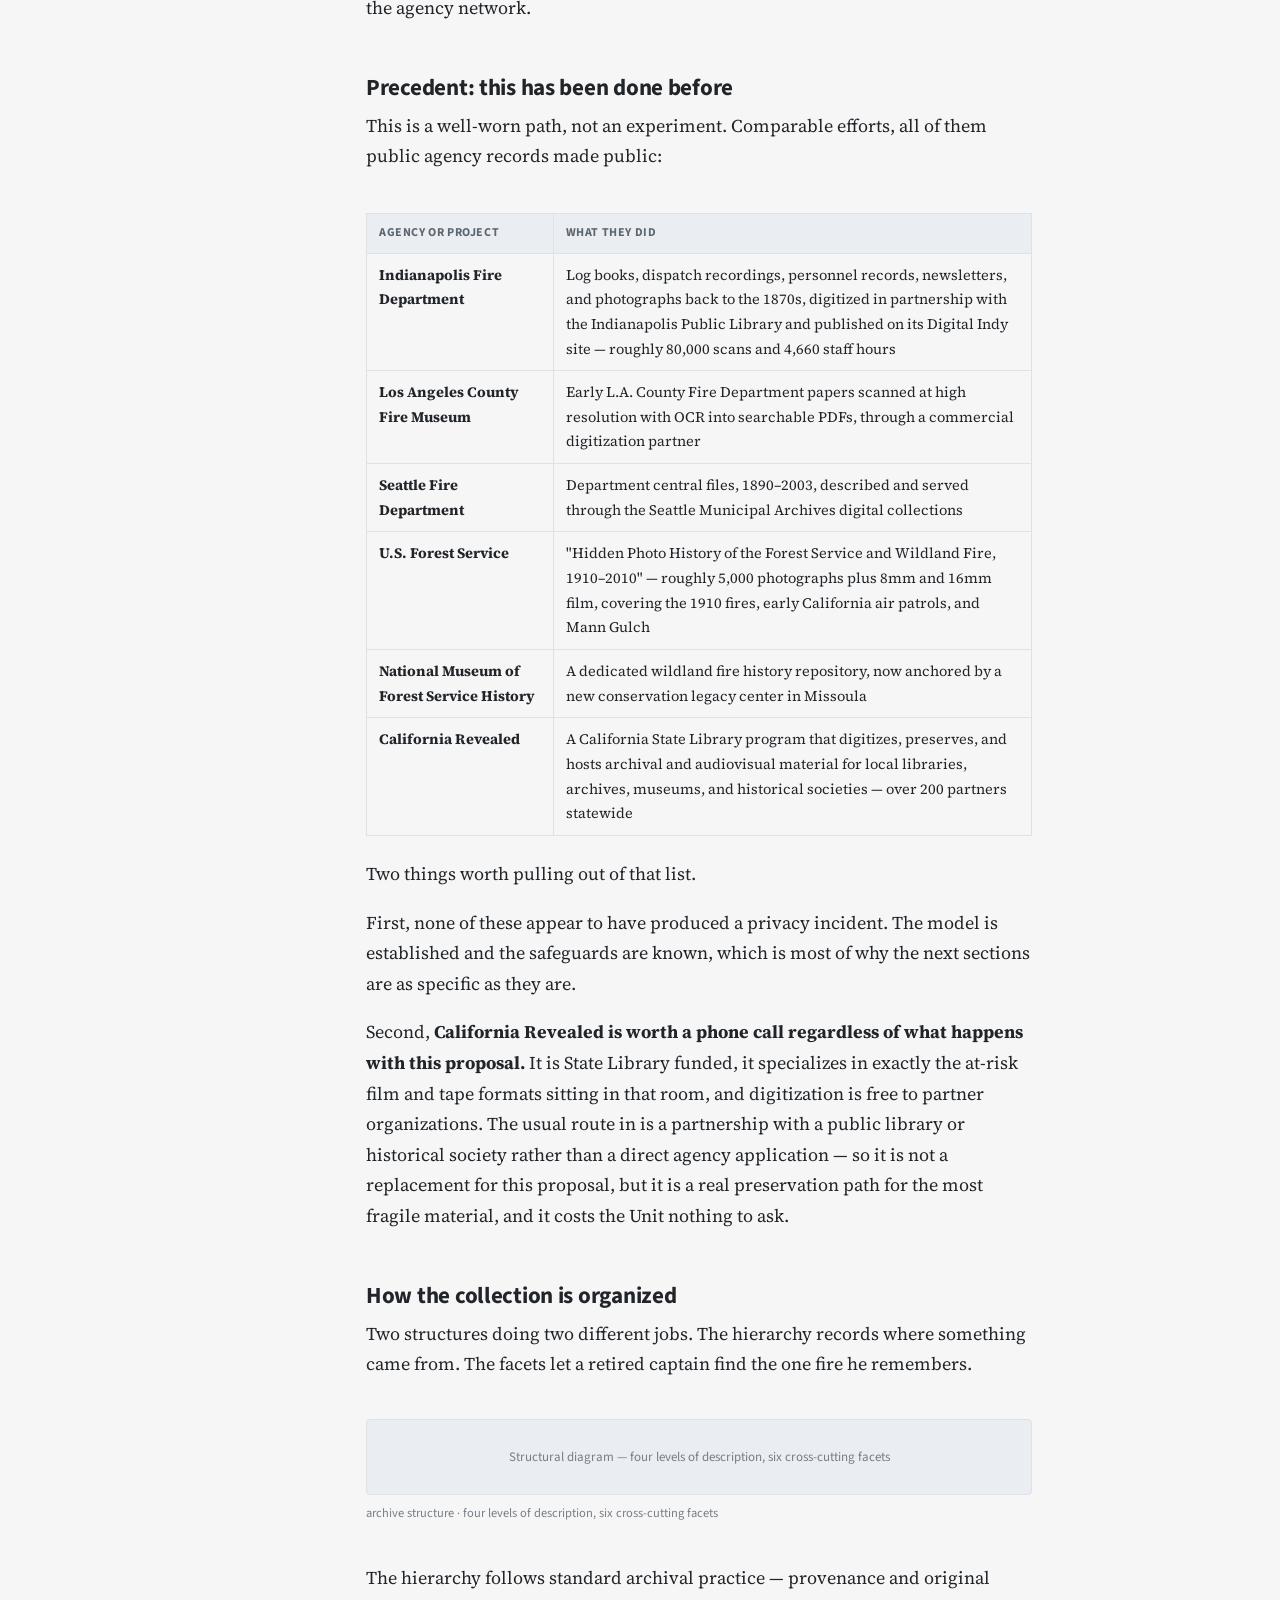
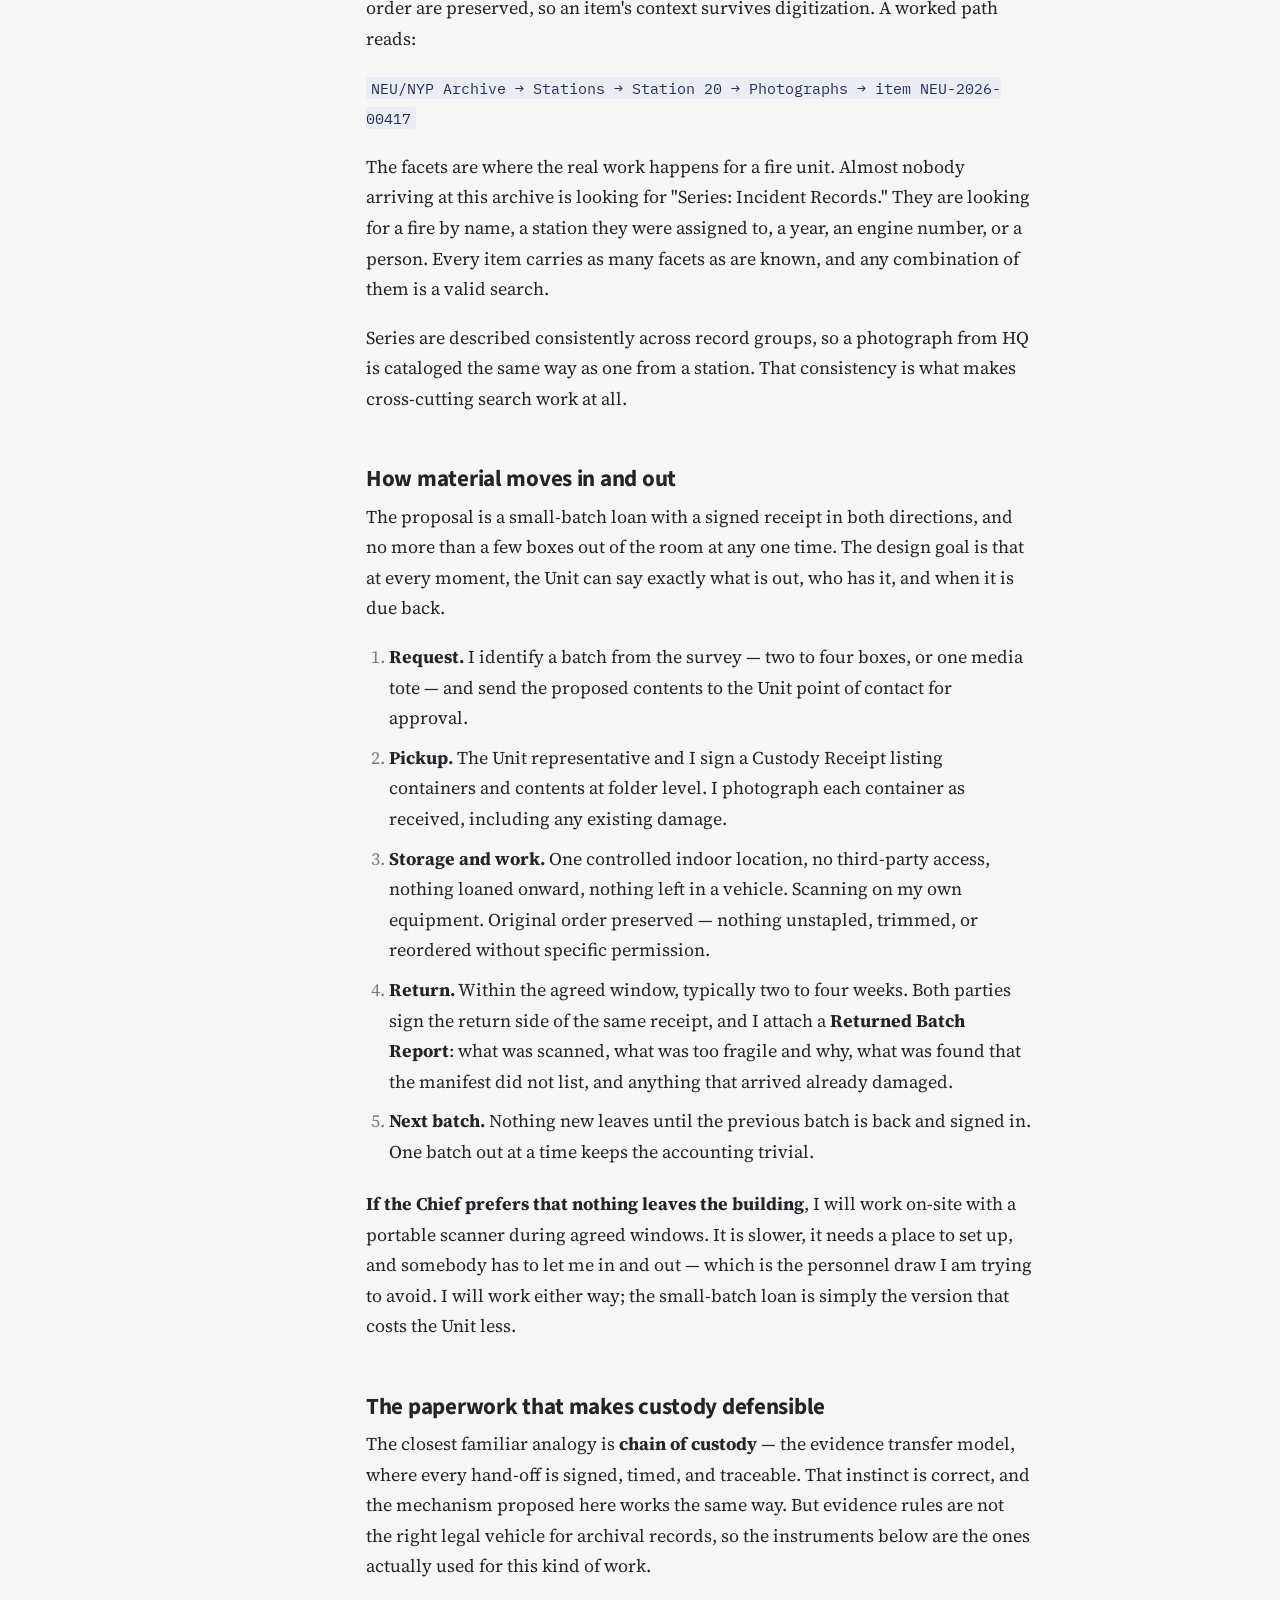
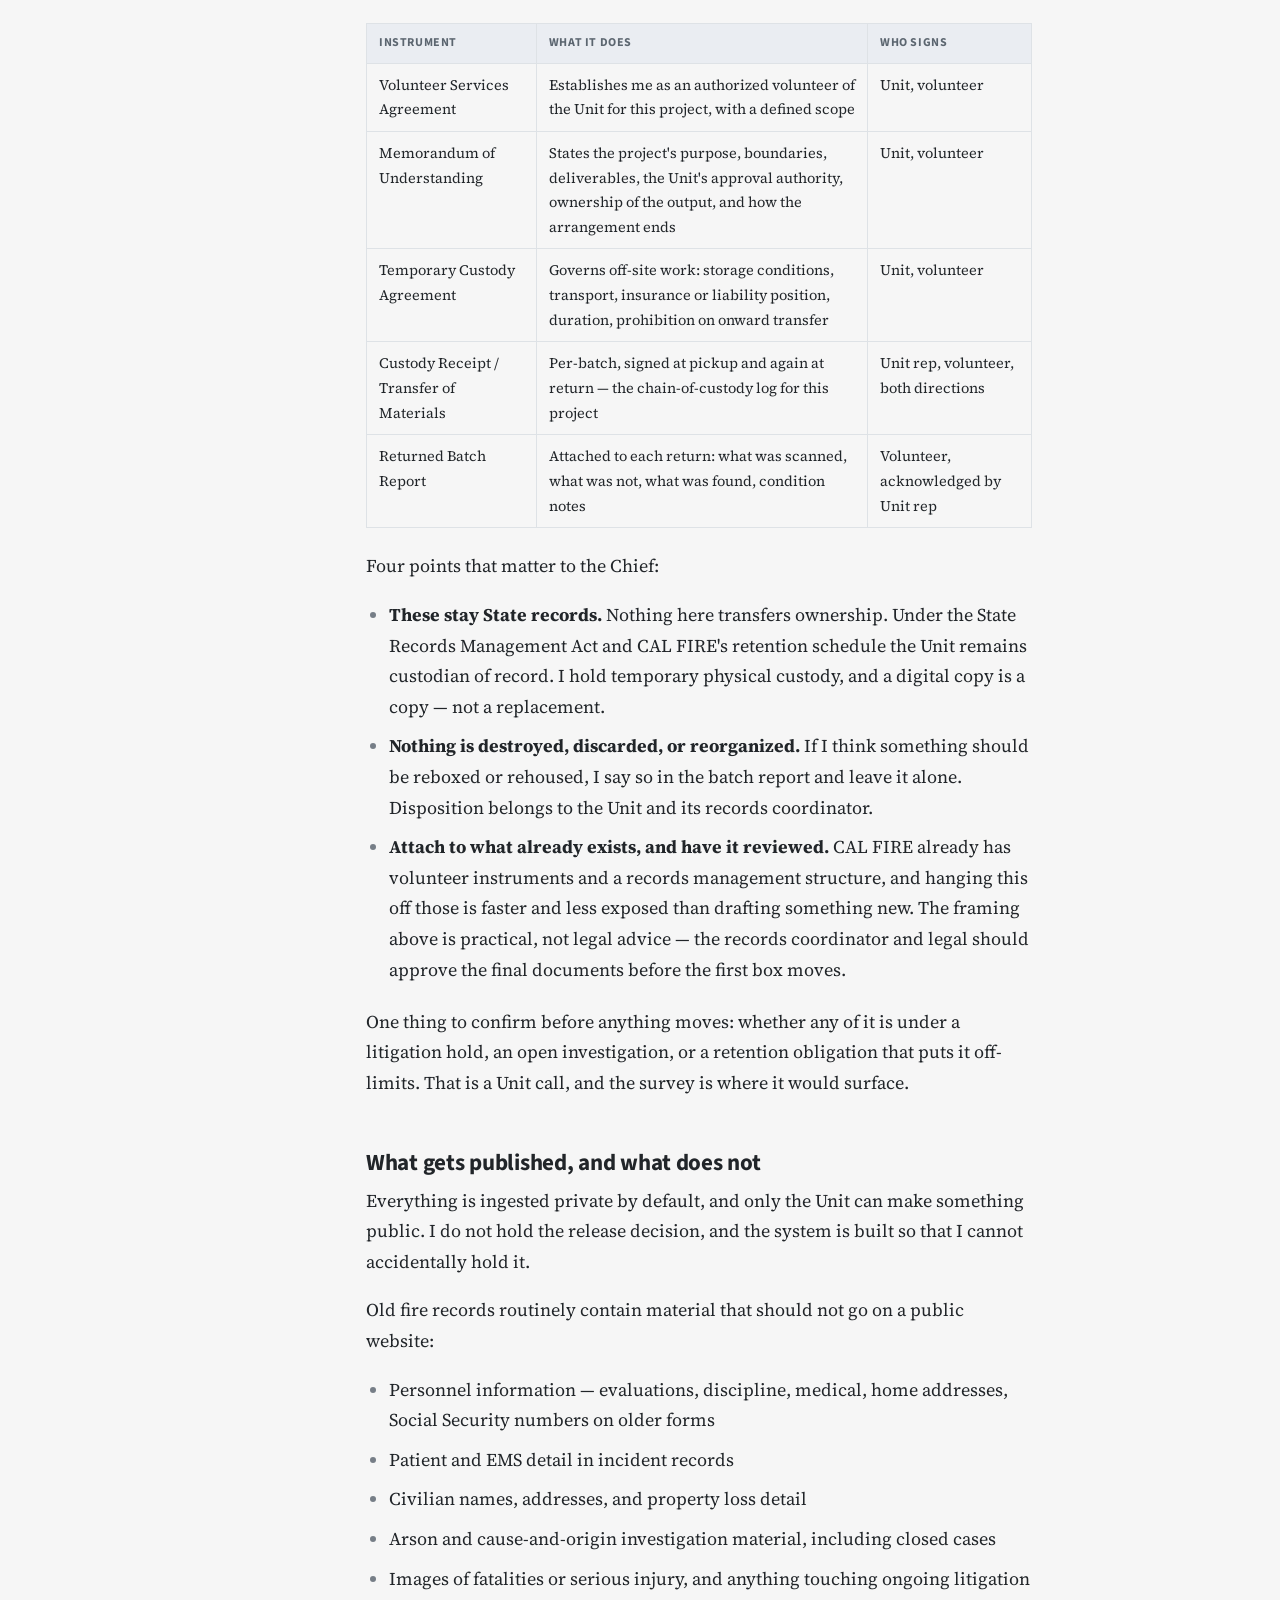
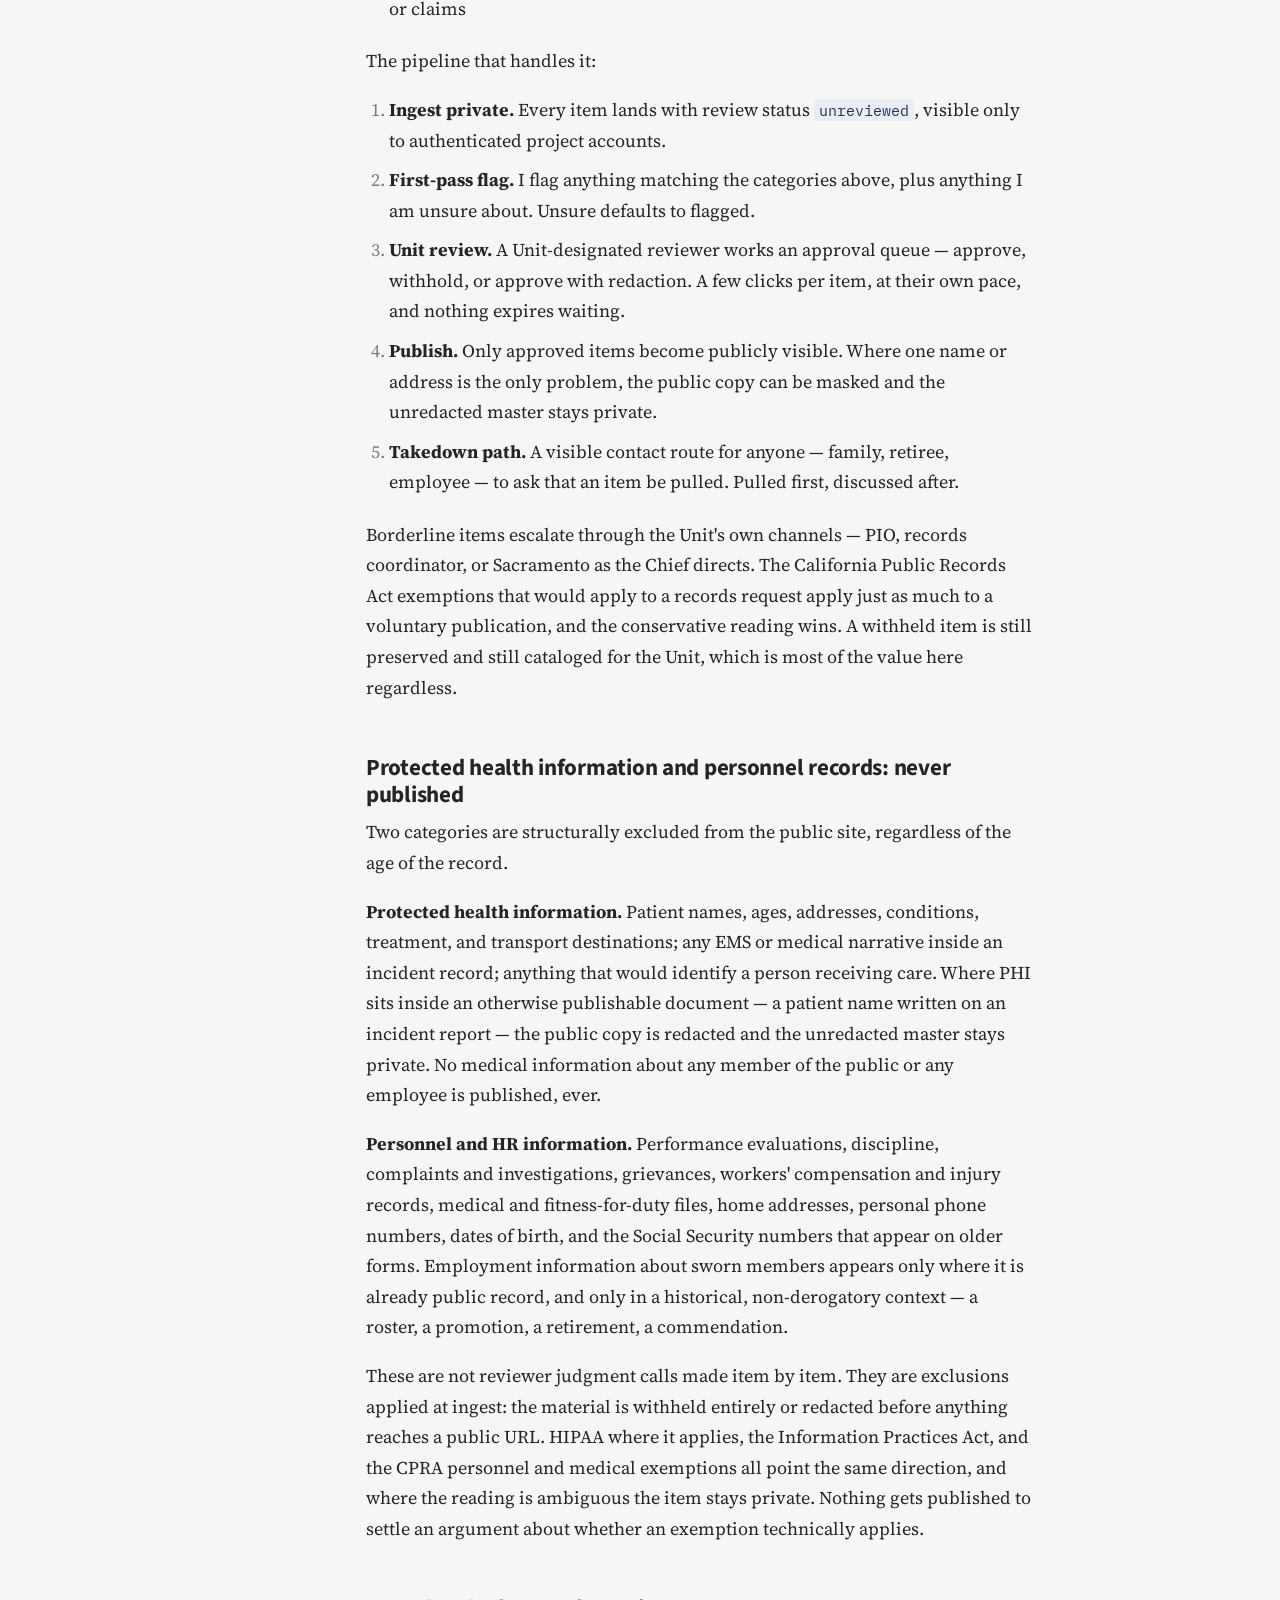
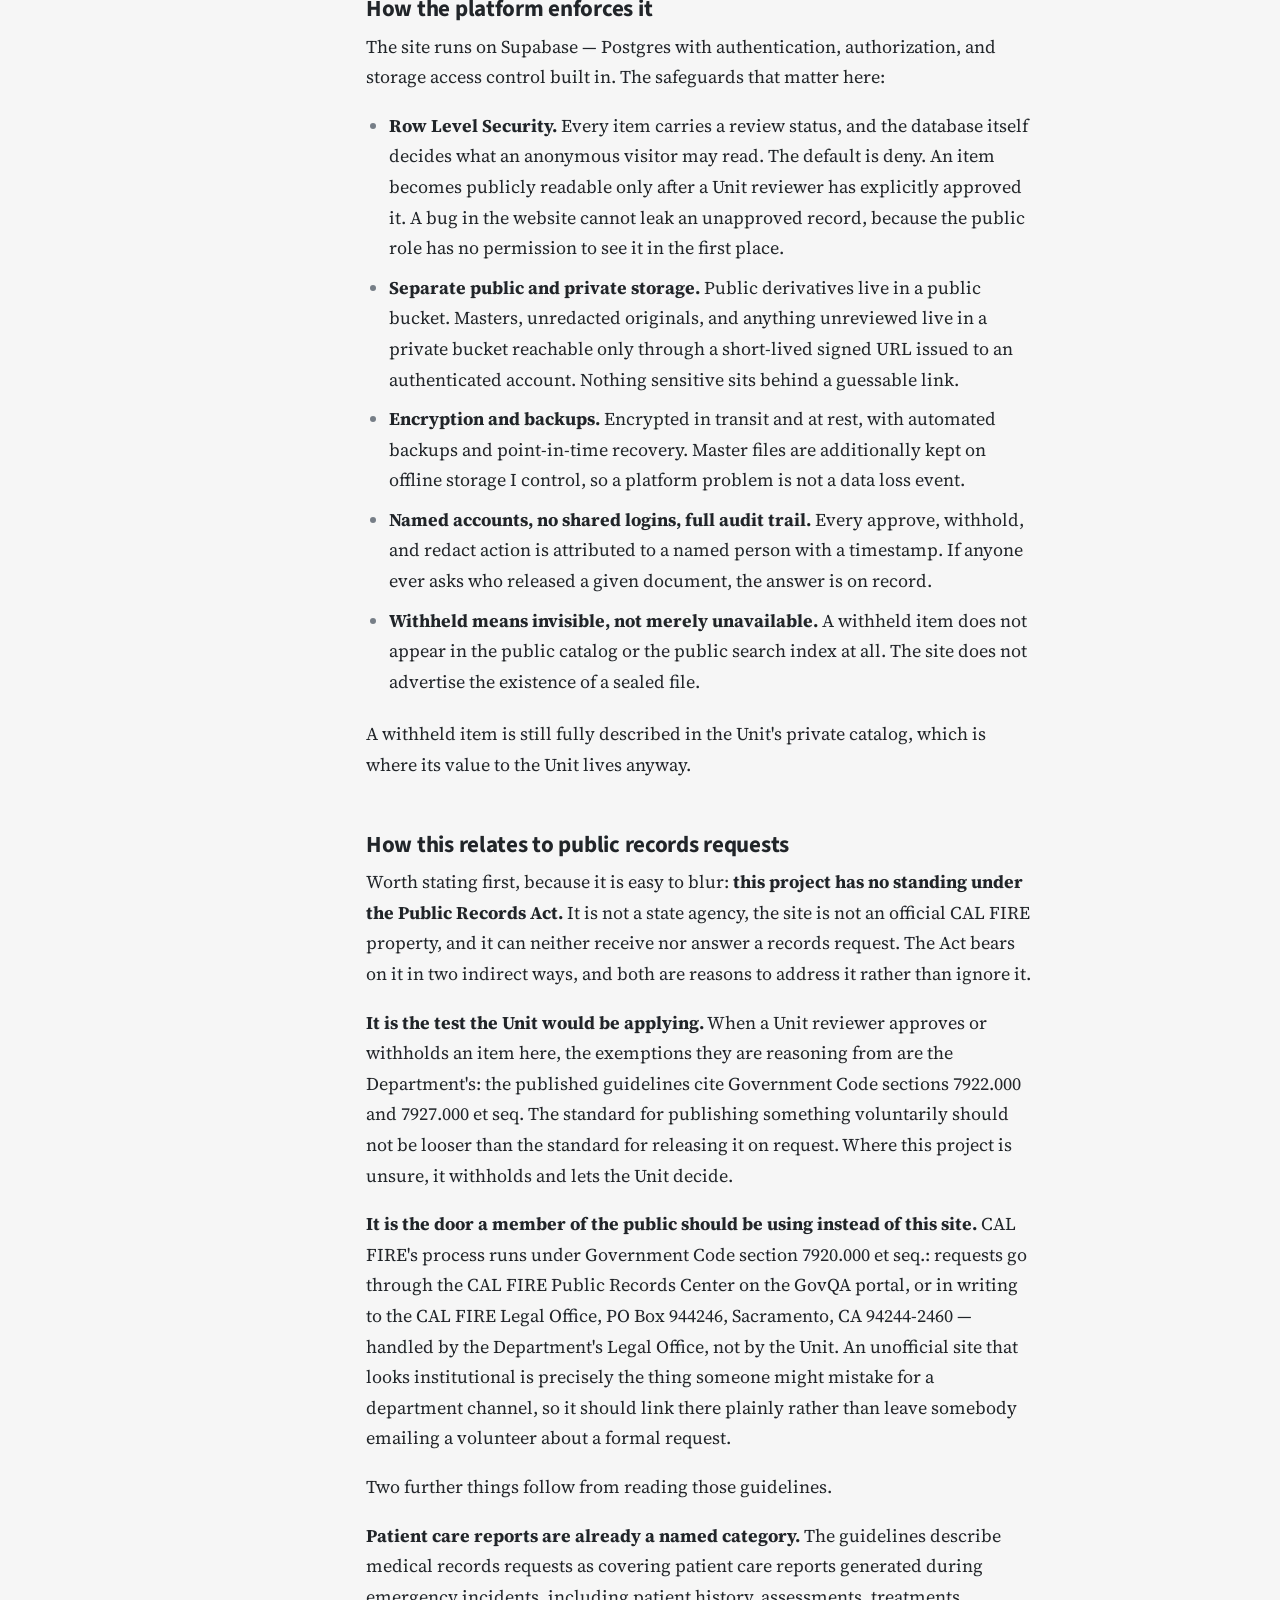
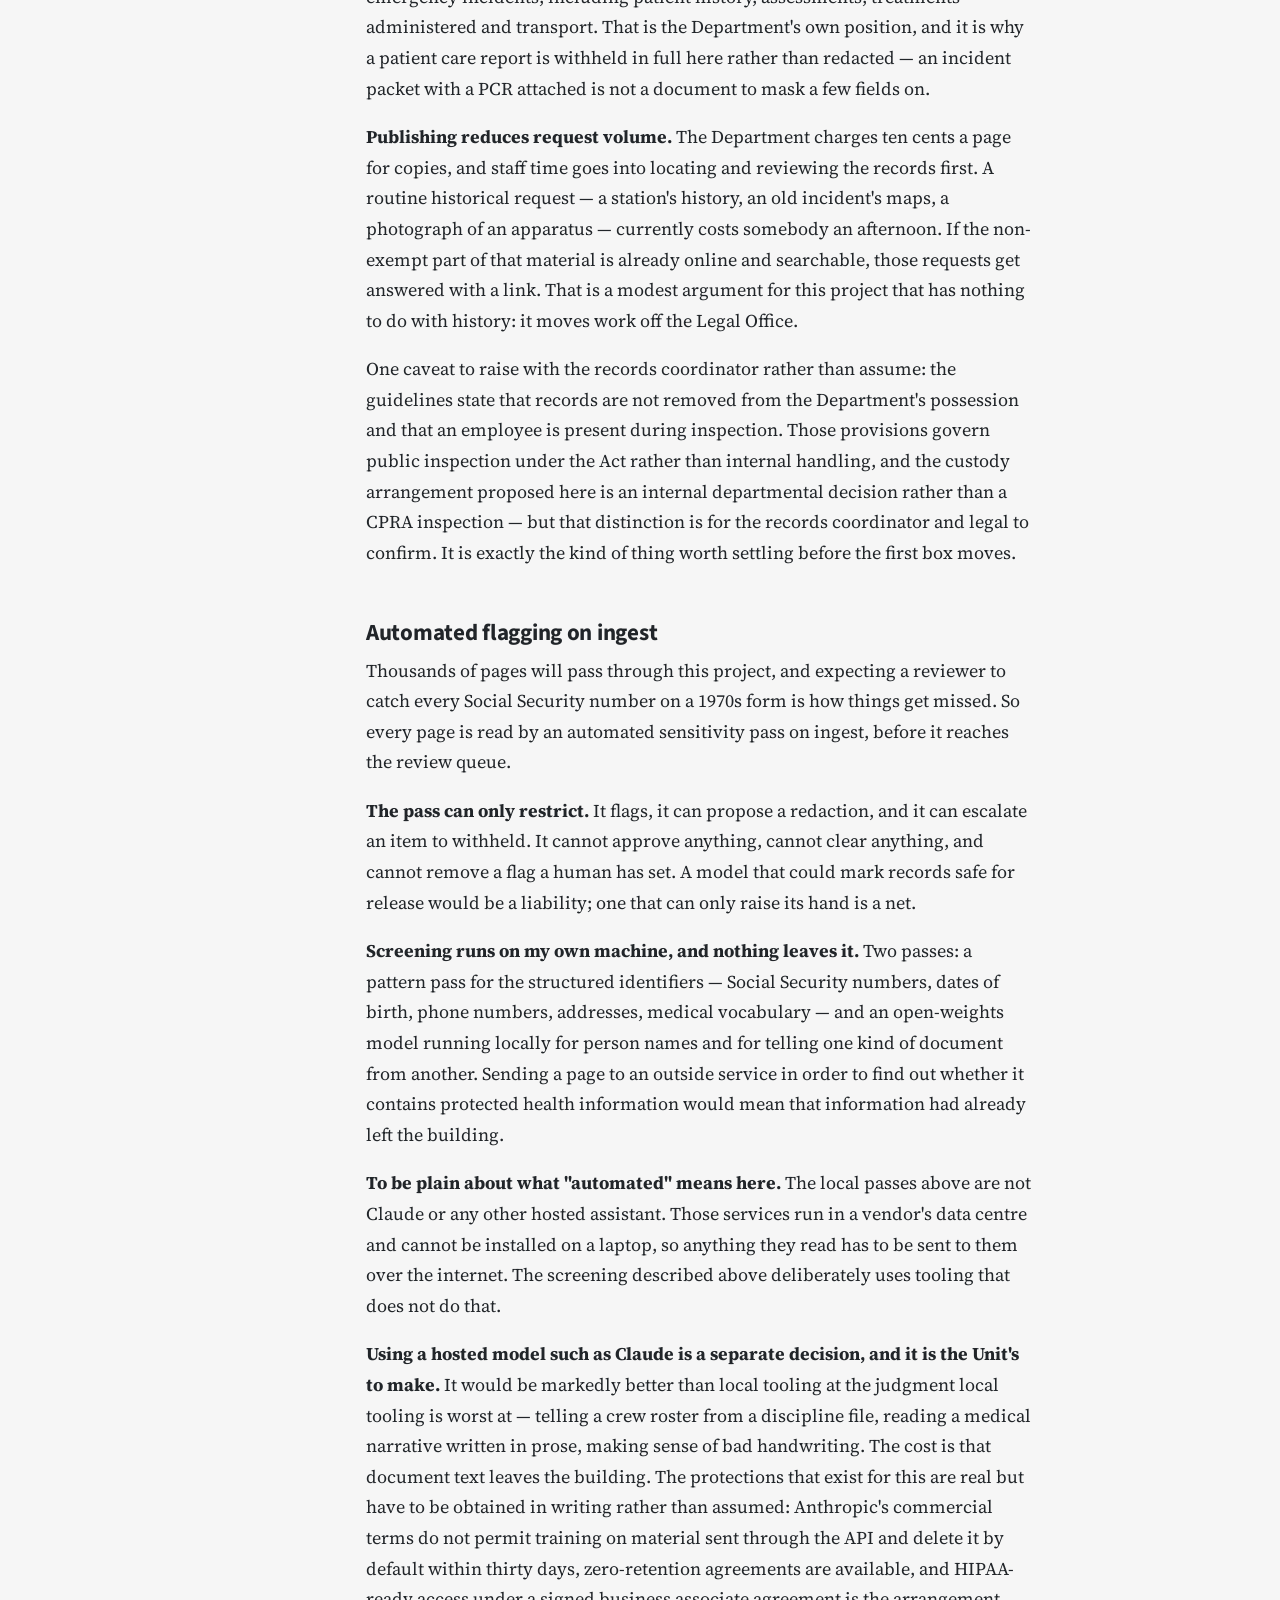
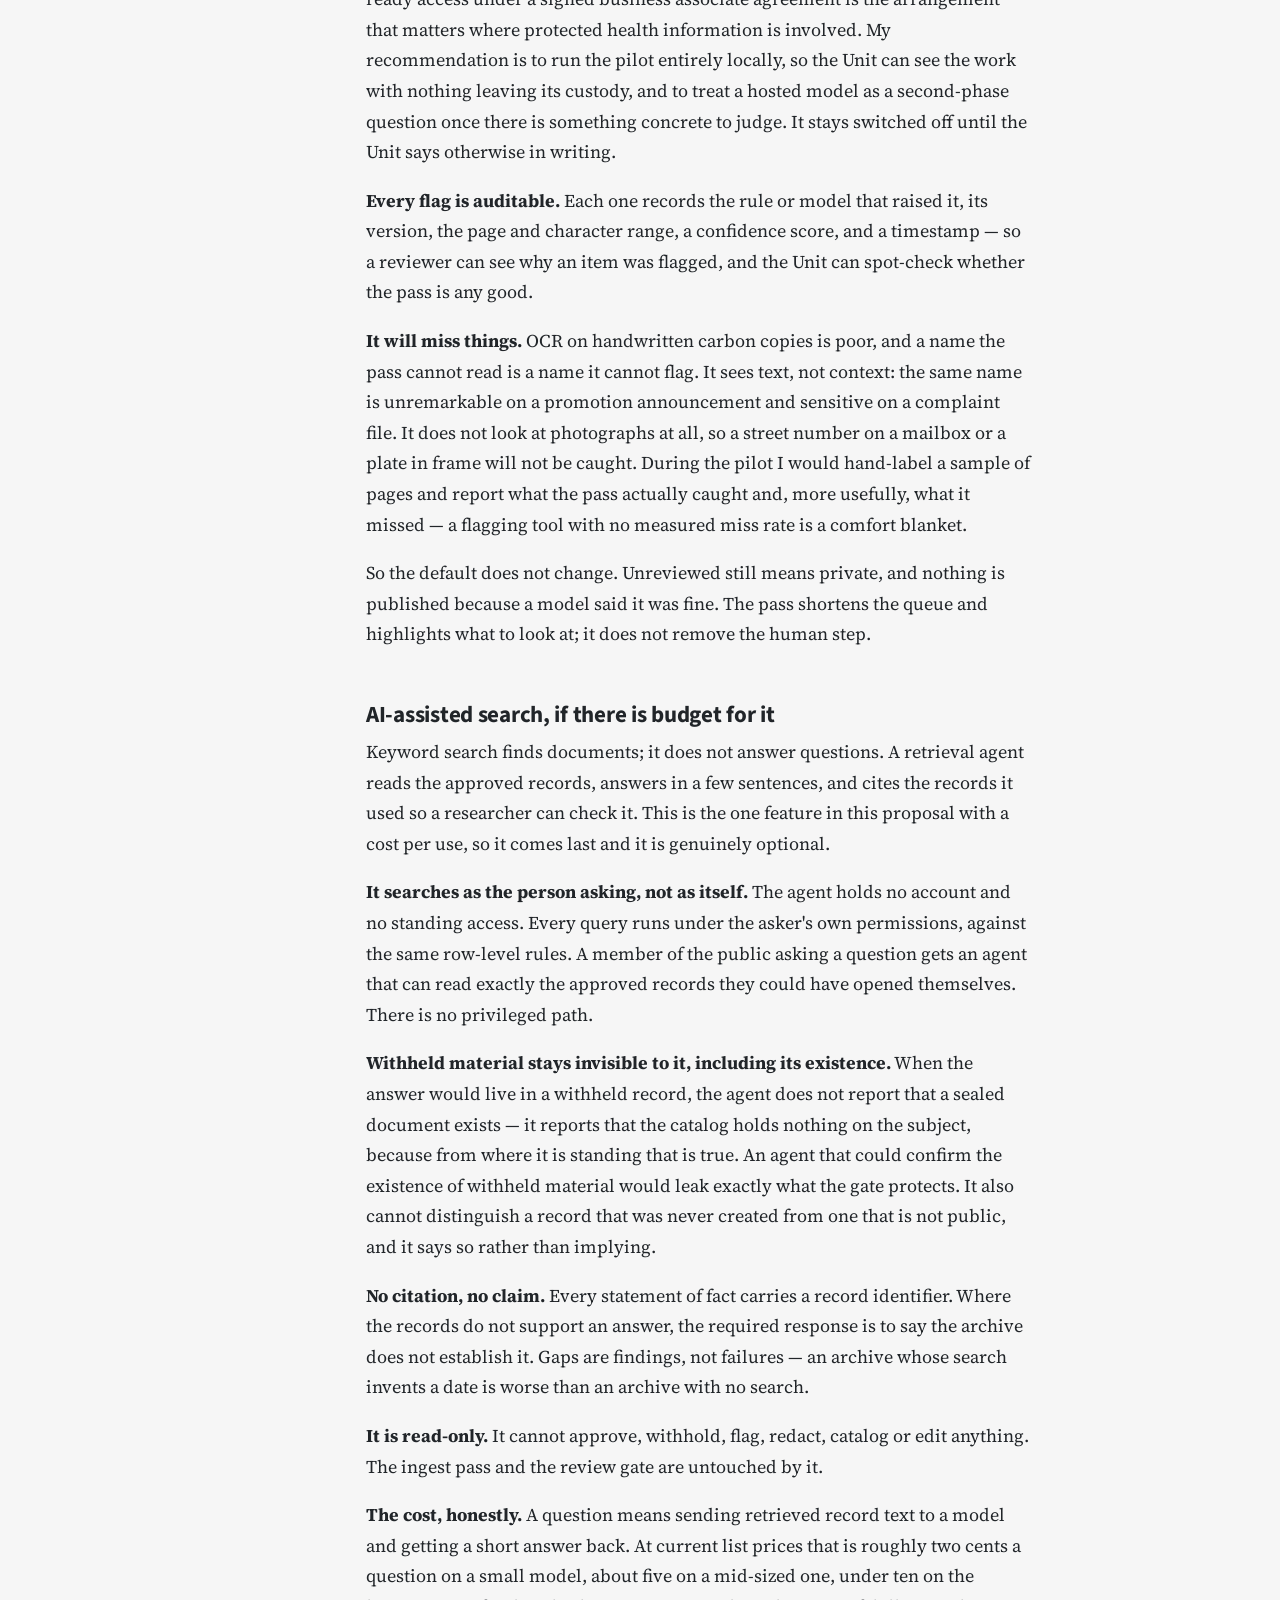
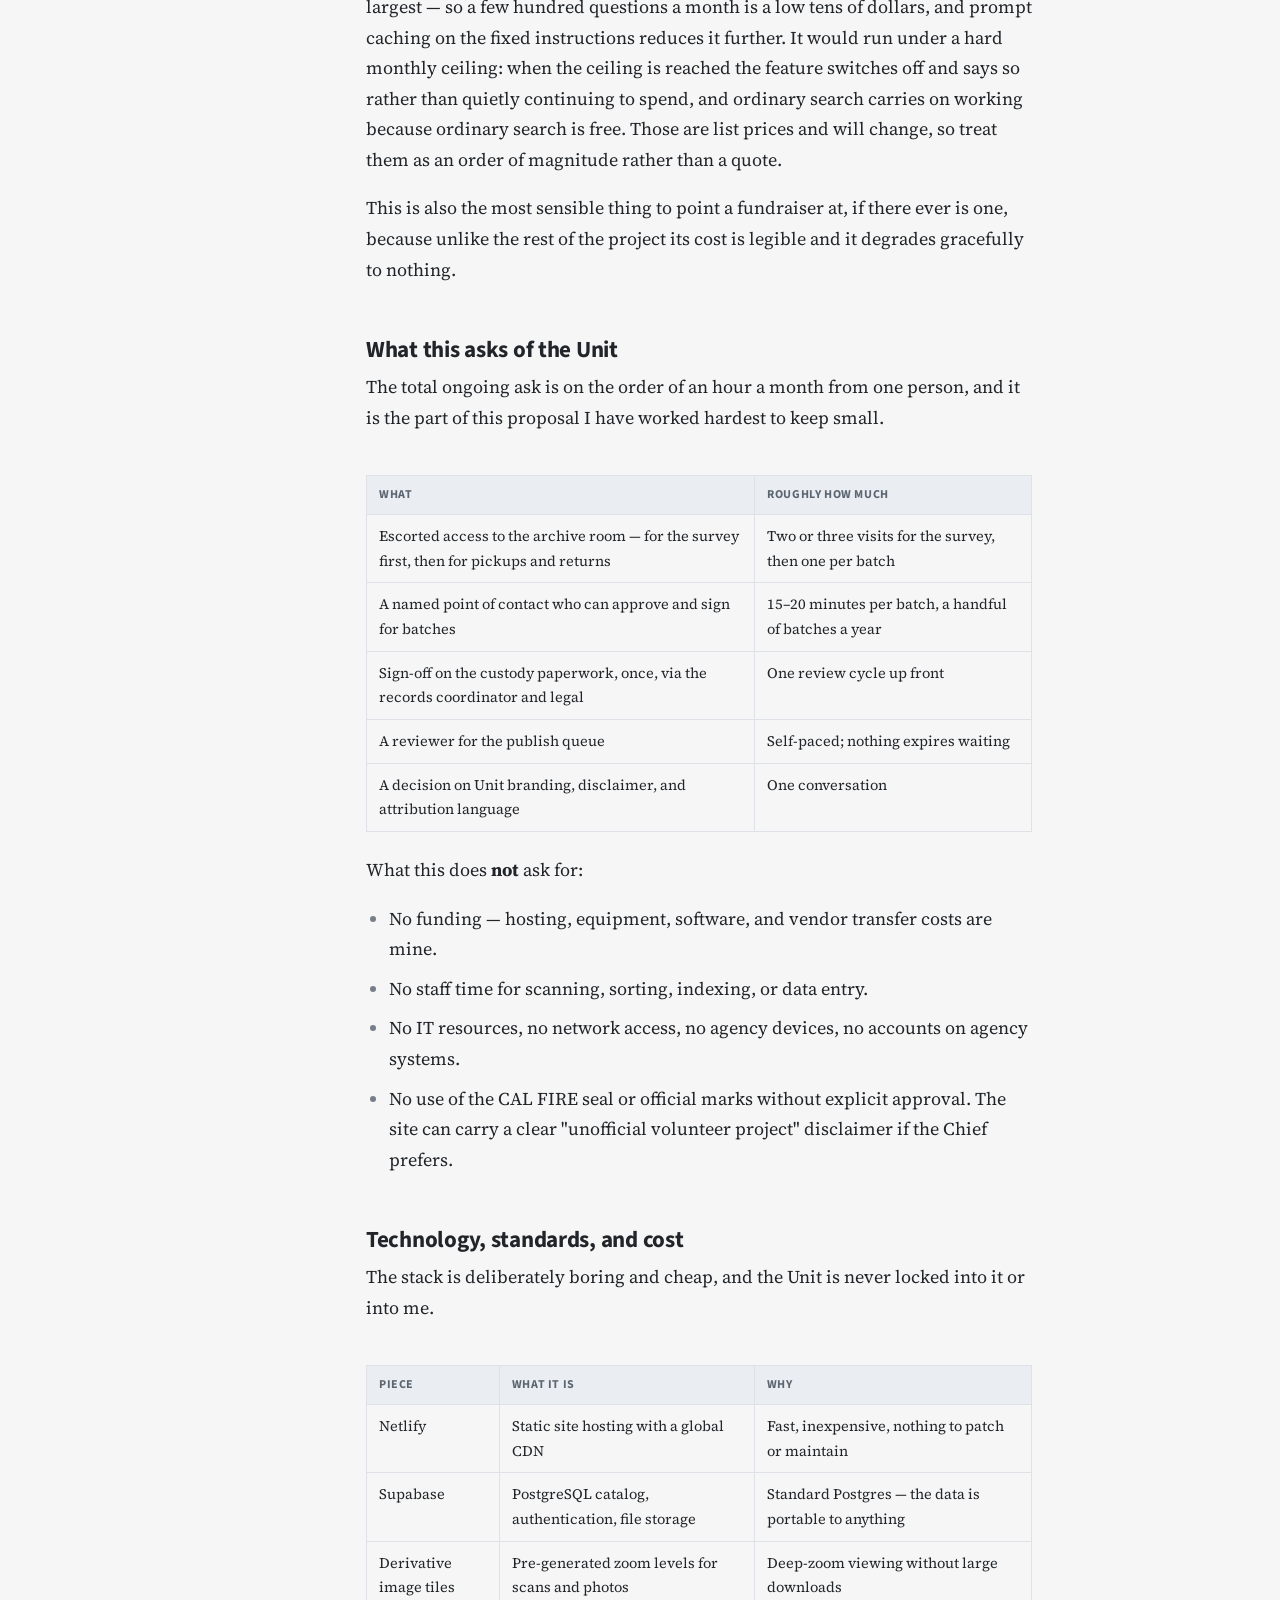
<file: site/proposal.html>
<!doctype html>
<html lang="en">
<head>
<meta charset="utf-8">
<meta name="viewport" content="width=device-width, initial-scale=1">
<title>The proposal &middot; NEU/NYP Archive</title>
<meta name="robots" content="noindex, nofollow">
<link rel="preconnect" href="https://fonts.googleapis.com">
<link rel="preconnect" href="https://fonts.gstatic.com" crossorigin>
<link href="https://fonts.googleapis.com/css2?family=Source+Sans+3:wght@400;600;700&family=Source+Serif+4:opsz,wght@8..60,400..600&family=IBM+Plex+Mono:wght@400&display=swap" rel="stylesheet">
<link rel="stylesheet" href="assets/style.css">
<style>
  .byline-src{font-family:var(--sans);font-size:13.5px;color:var(--faint);margin-bottom:0}
  .prose h2{scroll-margin-top:84px;padding-top:.2em}
  .prose table{font-size:14.5px}
  .prose th{white-space:nowrap}
  @media (max-width:640px){ .prose th{white-space:normal} }
</style>
</head>
<body>
<div class="demobar"><div class="wrap">
  <b>Demonstration prototype</b>
  <span>Every record shown is invented sample data &middot; not an official CAL FIRE site &middot; no real records are published here</span>
</div></div>

<div class="story-hero">
  <div class="wrap">
    <p class="eyebrow">Proposal</p>
    <h1>NEU/NYP Archive Project</h1>
    <p class="lede">A proposal to the Unit Chief &mdash; digitize the archive room, catalog it item by item,
      and publish only what the Unit approves.</p>
  </div>
</div>

<section style="padding:40px 0 0">
  <div class="wrap">
    <div class="cols">
      <aside class="facets">
        <div class="fgroup">
          <h3>Contents</h3>
          <div class="anchor-list" style="columns:1"><a href="#purpose">Purpose</a><a href="#what-is-in-the-room-today">What is in the room today</a><a href="#why-some-of-this-is-urgent-and-most-of-it-is-not">Why some of this is urgent and most of it is not</a><a href="#what-the-public-would-see">What the public would see</a><a href="#precedent">Precedent: this has been done before</a><a href="#how-the-collection-is-organized">How the collection is organized</a><a href="#how-material-moves-in-and-out">How material moves in and out</a><a href="#paperwork">The paperwork that makes custody defensible</a><a href="#publishing">What gets published, and what does not</a><a href="#privacy">Protected health information and personnel records: never published</a><a href="#safeguards">How the platform enforces it</a><a href="#cpra">How this relates to public records requests</a><a href="#flagging">Automated flagging on ingest</a><a href="#aisearch">AI-assisted search, if there is budget for it</a><a href="#asks">What this asks of the Unit</a><a href="#technology">Technology, standards, and cost</a><a href="#funding">Name, domain, and funding</a><a href="#pace-and-the-honest-constraint">Pace, and the honest constraint</a><a href="#making-it-a-living-archive-not-a-digital-storage">Making it a living archive, not a digital storage room</a><a href="#risks">Risks, stated plainly</a><a href="#tiers">If this is more than the Unit wants</a><a href="#ask">What I am asking for now</a><a href="#appendix-a-custody-receipt-transfer-of-materials">Appendix A — Custody Receipt / Transfer of Materials</a><a href="#appendix-b-the-catalog-record">Appendix B — The catalog record</a></div>
        </div>
        <div class="fgroup">
          <h3>See it working</h3>
          <a class="btn" href="browse.html" style="margin-bottom:8px">The public catalog</a>
          <a class="btn" href="review.html">The approval gate</a>
        </div>
      </aside>
      <div class="prose" style="max-width:74ch">
<p>September 29, 2026 · Prepared by <strong>Josh</strong></p>
<h2 id="purpose">Purpose</h2>
<p>The Unit's archive room holds records and media that exist nowhere else, and some of that material is degrading on a fixed clock. This proposal offers to digitize it, catalog it, and publish an approved portion as a public archive site. It is offered as volunteer work.</p>
<p>Four outcomes:</p>
<ul>
<li>
<strong>Preserve</strong> the at-risk formats first. Film, slides, and magnetic tape fail in ways paper does not.
</li>
<li>
<strong>Catalog</strong> every item into a searchable database, with a full copy delivered to the Unit.
</li>
<li>
<strong>Publish</strong> only what the Unit approves, through a review gate the Unit holds.
</li>
<li>
<strong>Tell the stories</strong> — feature pieces in the model of the Iron Mike story, plus structured ways for retirees, families, and current crews to contribute.
</li>
</ul>
<p>The ask at the end of this document is deliberately small: permission to survey the room and run one pilot batch under signed custody paperwork, then meet and decide whether anything continues.</p>
<h2 id="what-is-in-the-room-today">What is in the room today</h2>
<p>What follows comes from a short visit, not a survey, so treat it as an impression of the room rather than an account of it. Establishing what is actually on each shelf — in what format and in what condition — is the first deliverable of this project, and that written inventory has standalone value to the Unit even if nothing else here proceeds.</p>
<p>From what was visible, the holdings appear to run across these kinds of material:</p>
<div style="overflow-x:auto"><table>
<tr>
<th>Category</th>
<th>Typical material</th>
</tr>
<tr>
<td>Incident records</td>
<td>ICS packets, 209s, 214s, unit logs, IAPs</td>
</tr>
<tr>
<td>Station and battalion records</td>
<td>Daily logs, station histories, rosters, correspondence</td>
</tr>
<tr>
<td>Photographs</td>
<td>Prints, negatives, contact sheets</td>
</tr>
<tr>
<td>Slides</td>
<td>35mm transparencies</td>
</tr>
<tr>
<td>Moving image</td>
<td>16mm reels, VHS, possibly Betacam or U-matic</td>
</tr>
<tr>
<td>Maps and plans</td>
<td>Fire maps, pre-plans, station drawings, oversized sheets</td>
</tr>
<tr>
<td>Apparatus and equipment</td>
<td>Engine and dozer records, photographs, specifications</td>
</tr>
<tr>
<td>Publications</td>
<td>Newsletters, clippings, training material, memorabilia</td>
</tr>
</table></div>
<p>The room is inside a secured area, which shapes the whole handling question addressed further down. Nothing in this proposal requires unescorted access or access to any other part of the facility.</p>
<h2 id="why-some-of-this-is-urgent-and-most-of-it-is-not">Why some of this is urgent and most of it is not</h2>
<p>Paper in a dry, stable room can wait another twenty years. Film, slides, and magnetic tape cannot, and that asymmetry is the single most important fact in this proposal.</p>
<ul>
<li>
<strong>Acetate film</strong> breaks down into acetic acid — "vinegar syndrome." Once it starts it accelerates, and it is not reversible.
</li>
<li>
<strong>Color slides and prints</strong> lose their dyes, which is why 1970s and 1980s fire photos so often look orange.
</li>
<li>
<strong>Videotape</strong> sheds its magnetic layer onto the playback heads. A tape can often be played once more, and not twice.
</li>
<li>
<strong>Playback hardware and vendors</strong> are disappearing. Fewer shops every year can transfer 16mm or Betacam at archival quality.
</li>
</ul>
<p>So the moving-image and slide material gets triaged early, even though paper is the bulk of the collection and the easier win. That is why the phasing below does film and tape before finishing the paper.</p>
<h2 id="what-the-public-would-see">What the public would see</h2>
<p>This would be a real catalog, not a folder of PDFs on a web server — fast, searchable, and as usable on a phone as on a desktop.</p>
<p>What a visitor can do:</p>
<ul>
<li>
<strong>Search everything</strong>, including the text inside scanned documents, which are run through OCR on ingest.
</li>
<li>
<strong>Browse by incident, station, battalion, or year</strong> — pick a fire by name and see every document, photo, and map tied to it in one place.
</li>
<li>
<strong>View media properly</strong> — deep-zoom on scans and photographs, an inline player for transferred film and video.
</li>
<li>
<strong>Read feature stories</strong> — curated pieces built from the archive. The Iron Mike story is the model and the proof the format works.
</li>
</ul>
<p>It would be a progressive web app: loads fast, works on bad cell service, pins to a phone home screen. Nothing about it runs on agency infrastructure or touches the agency network.</p>
<h2 id="precedent">Precedent: this has been done before</h2>
<p>This is a well-worn path, not an experiment. Comparable efforts, all of them public agency records made public:</p>
<div style="overflow-x:auto"><table>
<tr>
<th>Agency or project</th>
<th>What they did</th>
</tr>
<tr>
<td><strong>Indianapolis Fire Department</strong></td>
<td>Log books, dispatch recordings, personnel records, newsletters, and photographs back to the 1870s, digitized in partnership with the Indianapolis Public Library and published on its Digital Indy site — roughly 80,000 scans and 4,660 staff hours</td>
</tr>
<tr>
<td><strong>Los Angeles County Fire Museum</strong></td>
<td>Early L.A. County Fire Department papers scanned at high resolution with OCR into searchable PDFs, through a commercial digitization partner</td>
</tr>
<tr>
<td><strong>Seattle Fire Department</strong></td>
<td>Department central files, 1890–2003, described and served through the Seattle Municipal Archives digital collections</td>
</tr>
<tr>
<td><strong>U.S. Forest Service</strong></td>
<td>"Hidden Photo History of the Forest Service and Wildland Fire, 1910–2010" — roughly 5,000 photographs plus 8mm and 16mm film, covering the 1910 fires, early California air patrols, and Mann Gulch</td>
</tr>
<tr>
<td><strong>National Museum of Forest Service History</strong></td>
<td>A dedicated wildland fire history repository, now anchored by a new conservation legacy center in Missoula</td>
</tr>
<tr>
<td><strong>California Revealed</strong></td>
<td>A California State Library program that digitizes, preserves, and hosts archival and audiovisual material for local libraries, archives, museums, and historical societies — over 200 partners statewide</td>
</tr>
</table></div>
<p>Two things worth pulling out of that list.</p>
<p>First, none of these appear to have produced a privacy incident. The model is established and the safeguards are known, which is most of why the next sections are as specific as they are.</p>
<p>Second, <strong>California Revealed is worth a phone call regardless of what happens with this proposal.</strong> It is State Library funded, it specializes in exactly the at-risk film and tape formats sitting in that room, and digitization is free to partner organizations. The usual route in is a partnership with a public library or historical society rather than a direct agency application — so it is not a replacement for this proposal, but it is a real preservation path for the most fragile material, and it costs the Unit nothing to ask.</p>
<h2 id="how-the-collection-is-organized">How the collection is organized</h2>
<p>Two structures doing two different jobs. The hierarchy records where something came from. The facets let a retired captain find the one fire he remembers.</p>
<figure><div class="plate" style="padding:26px;text-align:center;font-family:var(--sans);font-size:13px;color:var(--faint)">Structural diagram &mdash; four levels of description, six cross-cutting facets</div><figcaption>archive structure · four levels of description, six cross-cutting facets</figcaption></figure>
<p>The hierarchy follows standard archival practice — provenance and original order are preserved, so an item's context survives digitization. A worked path reads:</p>
<p><code>NEU/NYP Archive → Stations → Station 20 → Photographs → item NEU-2026-00417</code></p>
<p>The facets are where the real work happens for a fire unit. Almost nobody arriving at this archive is looking for "Series: Incident Records." They are looking for a fire by name, a station they were assigned to, a year, an engine number, or a person. Every item carries as many facets as are known, and any combination of them is a valid search.</p>
<p>Series are described consistently across record groups, so a photograph from HQ is cataloged the same way as one from a station. That consistency is what makes cross-cutting search work at all.</p>
<h2 id="how-material-moves-in-and-out">How material moves in and out</h2>
<p>The proposal is a small-batch loan with a signed receipt in both directions, and no more than a few boxes out of the room at any one time. The design goal is that at every moment, the Unit can say exactly what is out, who has it, and when it is due back.</p>
<ol>
<li>
<strong>Request.</strong> I identify a batch from the survey — two to four boxes, or one media tote — and send the proposed contents to the Unit point of contact for approval.
</li>
<li>
<strong>Pickup.</strong> The Unit representative and I sign a Custody Receipt listing containers and contents at folder level. I photograph each container as received, including any existing damage.
</li>
<li>
<strong>Storage and work.</strong> One controlled indoor location, no third-party access, nothing loaned onward, nothing left in a vehicle. Scanning on my own equipment. Original order preserved — nothing unstapled, trimmed, or reordered without specific permission.
</li>
<li>
<strong>Return.</strong> Within the agreed window, typically two to four weeks. Both parties sign the return side of the same receipt, and I attach a <strong>Returned Batch Report</strong>: what was scanned, what was too fragile and why, what was found that the manifest did not list, and anything that arrived already damaged.
</li>
<li>
<strong>Next batch.</strong> Nothing new leaves until the previous batch is back and signed in. One batch out at a time keeps the accounting trivial.
</li>
</ol>
<p><strong>If the Chief prefers that nothing leaves the building</strong>, I will work on-site with a portable scanner during agreed windows. It is slower, it needs a place to set up, and somebody has to let me in and out — which is the personnel draw I am trying to avoid. I will work either way; the small-batch loan is simply the version that costs the Unit less.</p>
<h2 id="paperwork">The paperwork that makes custody defensible</h2>
<p>The closest familiar analogy is <strong>chain of custody</strong> — the evidence transfer model, where every hand-off is signed, timed, and traceable. That instinct is correct, and the mechanism proposed here works the same way. But evidence rules are not the right legal vehicle for archival records, so the instruments below are the ones actually used for this kind of work.</p>
<div style="overflow-x:auto"><table>
<tr>
<th>Instrument</th>
<th>What it does</th>
<th>Who signs</th>
</tr>
<tr>
<td>Volunteer Services Agreement</td>
<td>Establishes me as an authorized volunteer of the Unit for this project, with a defined scope</td>
<td>Unit, volunteer</td>
</tr>
<tr>
<td>Memorandum of Understanding</td>
<td>States the project's purpose, boundaries, deliverables, the Unit's approval authority, ownership of the output, and how the arrangement ends</td>
<td>Unit, volunteer</td>
</tr>
<tr>
<td>Temporary Custody Agreement</td>
<td>Governs off-site work: storage conditions, transport, insurance or liability position, duration, prohibition on onward transfer</td>
<td>Unit, volunteer</td>
</tr>
<tr>
<td>Custody Receipt / Transfer of Materials</td>
<td>Per-batch, signed at pickup and again at return — the chain-of-custody log for this project</td>
<td>Unit rep, volunteer, both directions</td>
</tr>
<tr>
<td>Returned Batch Report</td>
<td>Attached to each return: what was scanned, what was not, what was found, condition notes</td>
<td>Volunteer, acknowledged by Unit rep</td>
</tr>
</table></div>
<p>Four points that matter to the Chief:</p>
<ul>
<li>
<strong>These stay State records.</strong> Nothing here transfers ownership. Under the State Records Management Act and CAL FIRE's retention schedule the Unit remains custodian of record. I hold temporary physical custody, and a digital copy is a copy — not a replacement.
</li>
<li>
<strong>Nothing is destroyed, discarded, or reorganized.</strong> If I think something should be reboxed or rehoused, I say so in the batch report and leave it alone. Disposition belongs to the Unit and its records coordinator.
</li>
<li>
<strong>Attach to what already exists, and have it reviewed.</strong> CAL FIRE already has volunteer instruments and a records management structure, and hanging this off those is faster and less exposed than drafting something new. The framing above is practical, not legal advice — the records coordinator and legal should approve the final documents before the first box moves.
</li>
</ul>
<p>One thing to confirm before anything moves: whether any of it is under a litigation hold, an open investigation, or a retention obligation that puts it off-limits. That is a Unit call, and the survey is where it would surface.</p>
<h2 id="publishing">What gets published, and what does not</h2>
<p>Everything is ingested private by default, and only the Unit can make something public. I do not hold the release decision, and the system is built so that I cannot accidentally hold it.</p>
<p>Old fire records routinely contain material that should not go on a public website:</p>
<ul>
<li>
Personnel information — evaluations, discipline, medical, home addresses, Social Security numbers on older forms
</li>
<li>
Patient and EMS detail in incident records
</li>
<li>
Civilian names, addresses, and property loss detail
</li>
<li>
Arson and cause-and-origin investigation material, including closed cases
</li>
<li>
Images of fatalities or serious injury, and anything touching ongoing litigation or claims
</li>
</ul>
<p>The pipeline that handles it:</p>
<ol>
<li>
<strong>Ingest private.</strong> Every item lands with review status <code>unreviewed</code>, visible only to authenticated project accounts.
</li>
<li>
<strong>First-pass flag.</strong> I flag anything matching the categories above, plus anything I am unsure about. Unsure defaults to flagged.
</li>
<li>
<strong>Unit review.</strong> A Unit-designated reviewer works an approval queue — approve, withhold, or approve with redaction. A few clicks per item, at their own pace, and nothing expires waiting.
</li>
<li>
<strong>Publish.</strong> Only approved items become publicly visible. Where one name or address is the only problem, the public copy can be masked and the unredacted master stays private.
</li>
<li>
<strong>Takedown path.</strong> A visible contact route for anyone — family, retiree, employee — to ask that an item be pulled. Pulled first, discussed after.
</li>
</ol>
<p>Borderline items escalate through the Unit's own channels — PIO, records coordinator, or Sacramento as the Chief directs. The California Public Records Act exemptions that would apply to a records request apply just as much to a voluntary publication, and the conservative reading wins. A withheld item is still preserved and still cataloged for the Unit, which is most of the value here regardless.</p>
<h2 id="privacy">Protected health information and personnel records: never published</h2>
<p>Two categories are structurally excluded from the public site, regardless of the age of the record.</p>
<p><strong>Protected health information.</strong> Patient names, ages, addresses, conditions, treatment, and transport destinations; any EMS or medical narrative inside an incident record; anything that would identify a person receiving care. Where PHI sits inside an otherwise publishable document — a patient name written on an incident report — the public copy is redacted and the unredacted master stays private. No medical information about any member of the public or any employee is published, ever.</p>
<p><strong>Personnel and HR information.</strong> Performance evaluations, discipline, complaints and investigations, grievances, workers' compensation and injury records, medical and fitness-for-duty files, home addresses, personal phone numbers, dates of birth, and the Social Security numbers that appear on older forms. Employment information about sworn members appears only where it is already public record, and only in a historical, non-derogatory context — a roster, a promotion, a retirement, a commendation.</p>
<p>These are not reviewer judgment calls made item by item. They are exclusions applied at ingest: the material is withheld entirely or redacted before anything reaches a public URL. HIPAA where it applies, the Information Practices Act, and the CPRA personnel and medical exemptions all point the same direction, and where the reading is ambiguous the item stays private. Nothing gets published to settle an argument about whether an exemption technically applies.</p>
<h2 id="safeguards">How the platform enforces it</h2>
<p>The site runs on Supabase — Postgres with authentication, authorization, and storage access control built in. The safeguards that matter here:</p>
<ul>
<li>
<strong>Row Level Security.</strong> Every item carries a review status, and the database itself decides what an anonymous visitor may read. The default is deny. An item becomes publicly readable only after a Unit reviewer has explicitly approved it. A bug in the website cannot leak an unapproved record, because the public role has no permission to see it in the first place.
</li>
<li>
<strong>Separate public and private storage.</strong> Public derivatives live in a public bucket. Masters, unredacted originals, and anything unreviewed live in a private bucket reachable only through a short-lived signed URL issued to an authenticated account. Nothing sensitive sits behind a guessable link.
</li>
<li>
<strong>Encryption and backups.</strong> Encrypted in transit and at rest, with automated backups and point-in-time recovery. Master files are additionally kept on offline storage I control, so a platform problem is not a data loss event.
</li>
<li>
<strong>Named accounts, no shared logins, full audit trail.</strong> Every approve, withhold, and redact action is attributed to a named person with a timestamp. If anyone ever asks who released a given document, the answer is on record.
</li>
<li>
<strong>Withheld means invisible, not merely unavailable.</strong> A withheld item does not appear in the public catalog or the public search index at all. The site does not advertise the existence of a sealed file.
</li>
</ul>
<p>A withheld item is still fully described in the Unit's private catalog, which is where its value to the Unit lives anyway.</p>
<h2 id="cpra">How this relates to public records requests</h2>
<p>Worth stating first, because it is easy to blur: <strong>this project has no standing under the Public Records Act.</strong> It is not a state agency, the site is not an official CAL FIRE property, and it can neither receive nor answer a records request. The Act bears on it in two indirect ways, and both are reasons to address it rather than ignore it.</p>
<p><strong>It is the test the Unit would be applying.</strong> When a Unit reviewer approves or withholds an item here, the exemptions they are reasoning from are the Department's: the published guidelines cite Government Code sections 7922.000 and 7927.000 et seq. The standard for publishing something voluntarily should not be looser than the standard for releasing it on request. Where this project is unsure, it withholds and lets the Unit decide.</p>
<p><strong>It is the door a member of the public should be using instead of this site.</strong> CAL FIRE's process runs under Government Code section 7920.000 et seq.: requests go through the CAL FIRE Public Records Center on the GovQA portal, or in writing to the CAL FIRE Legal Office, PO Box 944246, Sacramento, CA 94244-2460 — handled by the Department's Legal Office, not by the Unit. An unofficial site that looks institutional is precisely the thing someone might mistake for a department channel, so it should link there plainly rather than leave somebody emailing a volunteer about a formal request.</p>
<p>Two further things follow from reading those guidelines.</p>
<p><strong>Patient care reports are already a named category.</strong> The guidelines describe medical records requests as covering patient care reports generated during emergency incidents, including patient history, assessments, treatments administered and transport. That is the Department's own position, and it is why a patient care report is withheld in full here rather than redacted — an incident packet with a PCR attached is not a document to mask a few fields on.</p>
<p><strong>Publishing reduces request volume.</strong> The Department charges ten cents a page for copies, and staff time goes into locating and reviewing the records first. A routine historical request — a station's history, an old incident's maps, a photograph of an apparatus — currently costs somebody an afternoon. If the non-exempt part of that material is already online and searchable, those requests get answered with a link. That is a modest argument for this project that has nothing to do with history: it moves work off the Legal Office.</p>
<p>One caveat to raise with the records coordinator rather than assume: the guidelines state that records are not removed from the Department's possession and that an employee is present during inspection. Those provisions govern public inspection under the Act rather than internal handling, and the custody arrangement proposed here is an internal departmental decision rather than a CPRA inspection — but that distinction is for the records coordinator and legal to confirm. It is exactly the kind of thing worth settling before the first box moves.</p>
<h2 id="flagging">Automated flagging on ingest</h2>
<p>Thousands of pages will pass through this project, and expecting a reviewer to catch every Social Security number on a 1970s form is how things get missed. So every page is read by an automated sensitivity pass on ingest, before it reaches the review queue.</p>
<p><strong>The pass can only restrict.</strong> It flags, it can propose a redaction, and it can escalate an item to withheld. It cannot approve anything, cannot clear anything, and cannot remove a flag a human has set. A model that could mark records safe for release would be a liability; one that can only raise its hand is a net.</p>
<p><strong>Screening runs </strong><strong>on my own machine</strong><strong>,</strong><strong> and nothing leaves it</strong><strong>.</strong> Two passes: a pattern pass for the structured identifiers — Social Security numbers, dates of birth, phone numbers, addresses, medical vocabulary — and an open-weights model running locally for person names and for telling one kind of document from another. Sending a page to an outside service in order to find out whether it contains protected health information would mean that information had already left the building.</p>
<p><strong>To be plain about what "automated" means here.</strong> The local passes above are not Claude or any other hosted assistant. Those services run in a vendor's data centre and cannot be installed on a laptop, so anything they read has to be sent to them over the internet. The screening described above deliberately uses tooling that does not do that.</p>
<p><strong>Using a hosted model such as Claude is a separate decision, and it is the Unit's to make.</strong> It would be markedly better than local tooling at the judgment local tooling is worst at — telling a crew roster from a discipline file, reading a medical narrative written in prose, making sense of bad handwriting. The cost is that document text leaves the building. The protections that exist for this are real but have to be obtained in writing rather than assumed: Anthropic's commercial terms do not permit training on material sent through the API and delete it by default within thirty days, zero-retention agreements are available, and HIPAA-ready access under a signed business associate agreement is the arrangement that matters where protected health information is involved. My recommendation is to run the pilot entirely locally, so the Unit can see the work with nothing leaving its custody, and to treat a hosted model as a second-phase question once there is something concrete to judge. It stays switched off until the Unit says otherwise in writing.</p>
<p><strong>Every flag is auditable.</strong> Each one records the rule or model that raised it, its version, the page and character range, a confidence score, and a timestamp — so a reviewer can see why an item was flagged, and the Unit can spot-check whether the pass is any good.</p>
<p><strong>It will miss things.</strong> OCR on handwritten carbon copies is poor, and a name the pass cannot read is a name it cannot flag. It sees text, not context: the same name is unremarkable on a promotion announcement and sensitive on a complaint file. It does not look at photographs at all, so a street number on a mailbox or a plate in frame will not be caught. During the pilot I would hand-label a sample of pages and report what the pass actually caught and, more usefully, what it missed — a flagging tool with no measured miss rate is a comfort blanket.</p>
<p>So the default does not change. Unreviewed still means private, and nothing is published because a model said it was fine. The pass shortens the queue and highlights what to look at; it does not remove the human step.</p>
<h2 id="aisearch">AI-assisted search, if there is budget for it</h2>
<p>Keyword search finds documents; it does not answer questions. A retrieval agent reads the approved records, answers in a few sentences, and cites the records it used so a researcher can check it. This is the one feature in this proposal with a cost per use, so it comes last and it is genuinely optional.</p>
<p><strong>It searches as the person asking, not as itself.</strong> The agent holds no account and no standing access. Every query runs under the asker's own permissions, against the same row-level rules. A member of the public asking a question gets an agent that can read exactly the approved records they could have opened themselves. There is no privileged path.</p>
<p><strong>Withheld material stays invisible to it, including its existence.</strong> When the answer would live in a withheld record, the agent does not report that a sealed document exists — it reports that the catalog holds nothing on the subject, because from where it is standing that is true. An agent that could confirm the existence of withheld material would leak exactly what the gate protects. It also cannot distinguish a record that was never created from one that is not public, and it says so rather than implying.</p>
<p><strong>No citation, no claim.</strong> Every statement of fact carries a record identifier. Where the records do not support an answer, the required response is to say the archive does not establish it. Gaps are findings, not failures — an archive whose search invents a date is worse than an archive with no search.</p>
<p><strong>It is read-only.</strong> It cannot approve, withhold, flag, redact, catalog or edit anything. The ingest pass and the review gate are untouched by it.</p>
<p><strong>The cost, honestly.</strong> A question means sending retrieved record text to a model and getting a short answer back. At current list prices that is roughly two cents a question on a small model, about five on a mid-sized one, under ten on the largest — so a few hundred questions a month is a low tens of dollars, and prompt caching on the fixed instructions reduces it further. It would run under a hard monthly ceiling: when the ceiling is reached the feature switches off and says so rather than quietly continuing to spend, and ordinary search carries on working because ordinary search is free. Those are list prices and will change, so treat them as an order of magnitude rather than a quote.</p>
<p>This is also the most sensible thing to point a fundraiser at, if there ever is one, because unlike the rest of the project its cost is legible and it degrades gracefully to nothing.</p>
<h2 id="asks">What this asks of the Unit</h2>
<p>The total ongoing ask is on the order of an hour a month from one person, and it is the part of this proposal I have worked hardest to keep small.</p>
<div style="overflow-x:auto"><table>
<tr>
<th>What</th>
<th>Roughly how much</th>
</tr>
<tr>
<td>Escorted access to the archive room — for the survey first, then for pickups and returns</td>
<td>Two or three visits for the survey, then one per batch</td>
</tr>
<tr>
<td>A named point of contact who can approve and sign for batches</td>
<td>15–20 minutes per batch, a handful of batches a year</td>
</tr>
<tr>
<td>Sign-off on the custody paperwork, once, via the records coordinator and legal</td>
<td>One review cycle up front</td>
</tr>
<tr>
<td>A reviewer for the publish queue</td>
<td>Self-paced; nothing expires waiting</td>
</tr>
<tr>
<td>A decision on Unit branding, disclaimer, and attribution language</td>
<td>One conversation</td>
</tr>
</table></div>
<p>What this does <strong>not</strong> ask for:</p>
<ul>
<li>
No funding — hosting, equipment, software, and vendor transfer costs are mine.
</li>
<li>
No staff time for scanning, sorting, indexing, or data entry.
</li>
<li>
No IT resources, no network access, no agency devices, no accounts on agency systems.
</li>
<li>
No use of the CAL FIRE seal or official marks without explicit approval. The site can carry a clear "unofficial volunteer project" disclaimer if the Chief prefers.
</li>
</ul>
<h2 id="technology">Technology, standards, and cost</h2>
<p>The stack is deliberately boring and cheap, and the Unit is never locked into it or into me.</p>
<div style="overflow-x:auto"><table>
<tr>
<th>Piece</th>
<th>What it is</th>
<th>Why</th>
</tr>
<tr>
<td>Netlify</td>
<td>Static site hosting with a global CDN</td>
<td>Fast, inexpensive, nothing to patch or maintain</td>
</tr>
<tr>
<td>Supabase</td>
<td>PostgreSQL catalog, authentication, file storage</td>
<td>Standard Postgres — the data is portable to anything</td>
</tr>
<tr>
<td>Derivative image tiles</td>
<td>Pre-generated zoom levels for scans and photos</td>
<td>Deep-zoom viewing without large downloads</td>
</tr>
<tr>
<td>OCR on ingest</td>
<td>Searchable text extracted from every scanned document</td>
<td>Full-text search is what makes an archive usable</td>
</tr>
<tr>
<td>Off-site backup</td>
<td>Nightly copy of the database and the master files</td>
<td>A single point of failure is not acceptable for one-of-a-kind material</td>
</tr>
</table></div>
<p><strong>Preservation practice.</strong> Masters are captured to archival specification — lossless TIFF for documents and photographs, following the federal FADGI guidelines the National Archives and Library of Congress use. Film and videotape go to a professional transfer vendor, not hobbyist equipment. Public files are derivatives; masters are never discarded to save space.</p>
<p><strong>Metadata.</strong> The catalog schema maps to Dublin Core, so the whole thing can be exported and handed to the California State Archives or a professional archivist later without a migration project. Appendix B lists the fields.</p>
<p><strong>The Unit gets everything.</strong> On request at any time, and automatically at the end of each phase: master files, a database export, and the documentation needed to stand the site up elsewhere. If I disappear tomorrow, the Unit has the archive.</p>
<p><strong>Cost.</strong> Low tens of dollars a month at the scale this collection implies, absorbed by me. The one item that could become material is professional film and tape transfer, which is priced per reel. I will report counts and vendor quotes once the survey has established how much of it there is; if the volume warrants outside funding, that becomes a separate conversation about grants or a historical society partnership — not a bill to the Unit.</p>
<h2 id="funding">Name, domain, and funding</h2>
<p><strong>The domain.</strong> A <code>.org</code> sets the right expectation: non-commercial, archival, and not posing as an official CAL FIRE property. Candidates:</p>
<ul>
<li>
<code>nypfirearchive.org</code>
</li>
<li>
<code>neufirecache.org</code>
</li>
<li>
<code>nyparchives.org</code>
</li>
<li>
<code>neufirearchive.org</code>
</li>
</ul>
<p>My own preference is <code>nypfirearchive.org</code> — it says exactly what the thing is, and NYP is what the people who worked here actually call it. <code>neufirecache.org</code> is the better name if the Unit wants something with more character to it. Either way the name, and whether the Unit's identity appears on it at all, is the Chief's call. If the answer is a plain disclaimer and no CAL FIRE marks, the site works fine that way.</p>
<p><strong>Funding.</strong> I am absorbing the cost, and at the scale of hosting and a database that is not a meaningful number. Two things could change it: professional film and tape transfer, which is priced per reel and is the one genuinely expensive line item, and master file storage once it grows into the terabytes.</p>
<p>If that happens, the straightforward answer is a small public fundraiser — a GoFundMe or similar — to cover vendor transfer, hosting, and storage. Conditions I would hold myself to, stated here so they are on the record:</p>
<ul>
<li>
Run by me as a private individual. Not by, for, or on behalf of CAL FIRE, and the Unit neither receives nor administers any funds.
</li>
<li>
No use of the CAL FIRE name, seal, or official marks in any solicitation without written approval.
</li>
<li>
Public accounting of what came in and what it paid for.
</li>
<li>
None of it happens if the Chief would rather it did not. The project then runs at whatever pace my own budget allows, which is slower but not fatal.
</li>
</ul>
<p>The more durable long-term answer, if this grows, is a 501(c)(3) historical society or a partnership with an existing one — which is also what opens the door to real grant funding. The Indianapolis project was grant-funded, and California Revealed exists for precisely this kind of material. That is a later conversation, not part of this ask.</p>
<h2 id="pace-and-the-honest-constraint">Pace, and the honest constraint</h2>
<p>I want to be direct about this rather than discover it later. I manage a development engineering team at ESO as my day job and work as a developer with Western Confluence Group. This project is evenings and weekends. What I can promise is steady, documented progress — not a delivery date, and not a pace anyone should build a plan around.</p>
<p>What that means in practice:</p>
<ul>
<li>
Phases have scope, not deadlines. Each one finishes when it finishes.
</li>
<li>
Progress is visible in the catalog and on the site, so nobody has to ask me for a status update.
</li>
<li>
If I go quiet for a month, nothing is at risk — material is either back in the room or under a signed receipt with a return date.
</li>
</ul>
<p><strong>The off-ramp.</strong> If my availability changes, or the Chief wants to stop, the Unit keeps the site, the database, the master files, and the documentation, and any material on loan comes back immediately. Everything is written down well enough that another volunteer, a contractor, or a professional archivist can pick it up without starting over. That is a design constraint, not a courtesy.</p>
<h2 id="making-it-a-living-archive-not-a-digital-storage">Making it a living archive, not a digital storage room</h2>
<p>A scanned box that nobody reads is only slightly better than a box nobody opens. The part of this project I care most about is the part that brings people back to it.</p>
<ul>
<li>
<strong>Feature stories.</strong> Written pieces built from the archive, in the model of the Iron Mike story. One good story does more for the Unit's history than a thousand indexed documents.
</li>
<li>
<strong>Identify this photo.</strong> A moderated queue of unidentified faces, apparatus, and locations. Retirees know things no finding aid will ever capture, and every contributor is credited.
</li>
<li>
<strong>Station pages.</strong> Each station gets its own history, apparatus, and photographs. Current crews can see themselves in a line going back decades — that is a recruitment and morale asset, not just history.
</li>
<li>
<strong>Oral histories and family contributions.</strong> Many of the best photographs of this Unit are in retirees' garages, not the archive room. A simple intake path with a plain-language release lets that material come in — scanned and returned, original kept by the family.
</li>
</ul>
<p>All of it runs through the same review gate as everything else. Nothing a member of the public submits appears on the site without approval.</p>
<h2 id="risks">Risks, stated plainly</h2>
<div style="overflow-x:auto"><table>
<tr>
<th>Risk</th>
<th>Assessment</th>
<th>Mitigation</th>
</tr>
<tr>
<td>Damage or loss of irreplaceable originals</td>
<td>Real — though doing nothing also carries risk as the media degrades</td>
<td>Small batches, signed receipts, photographic condition record at pickup, single controlled storage location, fragile items scanned on-site or not at all</td>
</tr>
<tr>
<td>Sensitive material published by mistake</td>
<td>The most serious exposure in this project</td>
<td>Default-private ingest, Unit holds the only approve action, conservative flagging, redaction, visible takedown path</td>
</tr>
<tr>
<td>Volunteer availability changes</td>
<td>Likely at some point, given the day job</td>
<td>Phase scope with no deadlines, full copy to the Unit at each phase, documentation written for a successor</td>
</tr>
<tr>
<td>Dependency on me or on the platform</td>
<td>A real concern for anything one volunteer builds</td>
<td>Standard Postgres and ordinary static hosting, no proprietary formats, Unit holds masters and exports</td>
</tr>
<tr>
<td>Read as an official publication, or as a records-request channel</td>
<td>Likely unless addressed</td>
<td>Disclaimer and attribution approved by the Chief and PIO; clear language pointing formal records requests at the Department's Public Records Center, not at this site</td>
</tr>
</table></div>
<h2 id="tiers">If this is more than the Unit wants</h2>
<p>This document describes the full version. It is not all-or-nothing, and I would rather do a smaller piece properly than push the Unit into something it is not comfortable with.</p>
<p>The parts separate cleanly:</p>
<ul>
<li>
<strong>Tier 1 — preservation only.</strong> I scan and catalog, the Unit gets the master files and the database, and nothing is ever published anywhere. This is the floor, and it is still most of the value: the material stops being at risk and becomes searchable internally.
</li>
<li>
<strong>Tier 2 — preservation plus an internal site.</strong> The same catalog and the same interface, behind a login, for Unit use only. Useful for training, anniversaries, press requests, and simply finding things.
</li>
<li>
<strong>Tier 3 — the full public archive.</strong> Everything above, plus an approved public portion, the feature stories, and public contributions.
</li>
</ul>
<p>If the public piece is too far, say so and we do Tier 1 or Tier 2. If the whole thing is more than the Unit wants to take on right now, say so and nothing happens. The offer stands whenever it becomes useful, and if the Unit ever wants only the written inventory and none of the rest, that alone is worth doing. Any individual piece can be held — the public site, the outside contributions, the fundraising, the Unit branding — and the rest still works.</p>
<p>I am not going to be offended by a no, and I am not going to keep pushing. The material matters more than any particular version of this.</p>
<h2 id="ask">What I am asking for now</h2>
<p>Not approval of the whole program. Approval of two small, reversible steps, followed by a conversation.</p>
<ol>
<li>
<strong>Permission to survey the room.</strong> Escorted access for a few visits to produce a written, shelf-level inventory: what is on each shelf, in what format, and in what condition. The Unit keeps that document whatever happens next, and it is the only part of this proposal that is useful on its own.
</li>
<li>
<strong>Permission to run one pilot batch.</strong> Two to four boxes plus a small sample of at-risk media, out and back under signed custody paperwork the Unit's records coordinator and legal have approved. I scan it, catalog it, and build the site with that material in it.
</li>
<li>
<strong>Then we meet.</strong> The site exists but stays private — visible only to the Chief and whoever else the Unit wants in. Nothing is public. You look at the real thing, with real Unit material in it, and decide whether it goes further, goes public, or stops.
</li>
</ol>
<p>That means the Unit sees a working product before it commits to anything, and before a single item is visible outside the organization. If the answer after the pilot is no, the Unit keeps the inventory and the whole thing has cost it a few escorted visits and one review of some paperwork.</p>
<p>I would also welcome a pointer to whoever the Chief thinks should be in the room for this — the records coordinator, the PIO, a battalion chief with long institutional memory, or a retiree who already knows what is in that room.</p>
<h2 id="appendix-a-custody-receipt-transfer-of-materials">Appendix A — Custody Receipt / Transfer of Materials</h2>
<p>One form, signed at release and again at return. Field list, ready to be turned into a real form by whoever owns forms at the Unit.</p>
<p><strong>Header</strong></p>
<ul>
<li>
Batch number (sequential, e.g. NEU-ARC-2026-004)
</li>
<li>
Project name and authorizing agreement reference
</li>
<li>
Unit and archive room location
</li>
</ul>
<p><strong>Release</strong></p>
<ul>
<li>
Date and time out
</li>
<li>
Container count and container identifiers
</li>
<li>
Description of materials, at folder level or item level for media
</li>
<li>
Condition notes at release (per container)
</li>
<li>
Photographs attached — yes/no, count, file reference
</li>
<li>
Known restrictions or handling instructions
</li>
<li>
Releasing employee: name, title, signature, date
</li>
<li>
Receiving volunteer: name, signature, date
</li>
<li>
Agreed return date
</li>
<li>
Storage location and handling conditions during custody
</li>
<li>
Statement that custody is temporary, ownership is unchanged, and onward transfer is prohibited
</li>
</ul>
<p><strong>Return</strong></p>
<ul>
<li>
Date and time returned
</li>
<li>
Container count returned, reconciled against release
</li>
<li>
Condition on return (per container), with any change from release noted
</li>
<li>
Discrepancies — items missing, items found not on the manifest
</li>
<li>
Returned Batch Report reference number
</li>
<li>
Returning volunteer: name, signature, date
</li>
<li>
Receiving employee: name, title, signature, date
</li>
<li>
Unit acknowledgement that the batch is reconciled and closed
</li>
</ul>
<p>A running log of batch numbers and their status — out, returned, closed — answers "what is out of the room right now" on one page.</p>
<h2 id="appendix-b-the-catalog-record">Appendix B — The catalog record</h2>
<p>Every digitized item gets a record with these fields. The Dublin Core column is what makes the catalog exportable to any standards-based archive later.</p>
<div style="overflow-x:auto"><table>
<tr>
<th>Field</th>
<th>Purpose</th>
<th>Dublin Core</th>
</tr>
<tr>
<td>Identifier</td>
<td>Permanent unique ID, never reused</td>
<td>identifier</td>
</tr>
<tr>
<td>Title</td>
<td>Supplied title, or a described one in brackets if the item has none</td>
<td>title</td>
</tr>
<tr>
<td>Record group</td>
<td>Originating office — HQ, battalion, station, camp, program</td>
<td>provenance</td>
</tr>
<tr>
<td>Series</td>
<td>Incident records, station logs, photographs, moving image, maps, apparatus, rosters, publications</td>
<td>—</td>
</tr>
<tr>
<td>Document type</td>
<td>Form or genre — ICS 209, daily log, photograph, map, film reel</td>
<td>type</td>
</tr>
<tr>
<td>Date or date range</td>
<td>Exact where known, bracketed estimate where not</td>
<td>date</td>
</tr>
<tr>
<td>Incident name and number</td>
<td>The single most valuable access point for a fire unit</td>
<td>subject</td>
</tr>
<tr>
<td>Geography</td>
<td>Place name, and coordinates where they can be determined</td>
<td>coverage</td>
</tr>
<tr>
<td>People</td>
<td>Named or depicted, with a confidence note where identification is uncertain</td>
<td>subject</td>
</tr>
<tr>
<td>Apparatus and resources</td>
<td>Engine, dozer, crew, aircraft designations</td>
<td>subject</td>
</tr>
<tr>
<td>Physical format and dimensions</td>
<td>Paper size, print size, film gauge, tape format, reel length</td>
<td>format</td>
</tr>
<tr>
<td>Condition</td>
<td>Physical state, and any preservation concern noted</td>
<td>—</td>
</tr>
<tr>
<td>Original container and folder</td>
<td>Where it came from and where it went back — provenance is unrecoverable if this is lost</td>
<td>provenance</td>
</tr>
<tr>
<td>Scan specification</td>
<td>Resolution, bit depth, color target, equipment, operator, date</td>
<td>—</td>
</tr>
<tr>
<td>OCR status</td>
<td>Not applicable, pending, complete, poor quality</td>
<td>—</td>
</tr>
<tr>
<td>Review status and approver</td>
<td>Unreviewed, flagged, approved, approved-with-redaction, withheld</td>
<td>—</td>
</tr>
<tr>
<td>Rights and access note</td>
<td>Public, internal only, restricted, with the reason</td>
<td>rights</td>
</tr>
<tr>
<td>Contributor credit</td>
<td>Who donated or identified it</td>
<td>contributor</td>
</tr>
<tr>
<td>Description</td>
<td>Free-text note — what it is, why it matters, what is unclear</td>
<td>description</td>
</tr>
</table></div>
<p>Uncertainty is recorded rather than hidden — "probably 1961" and "believed to be Battalion 2" are legitimate catalog values, marked as such. And the original container and folder location is never dropped, because it is the only thing that lets a future archivist reconnect a digital record to its physical context.</p>
      </div>
    </div>
  </div>
</section>
<script src="assets/data.js"></script>
<script src="assets/app.js"></script>
</body>
</html>
</file>
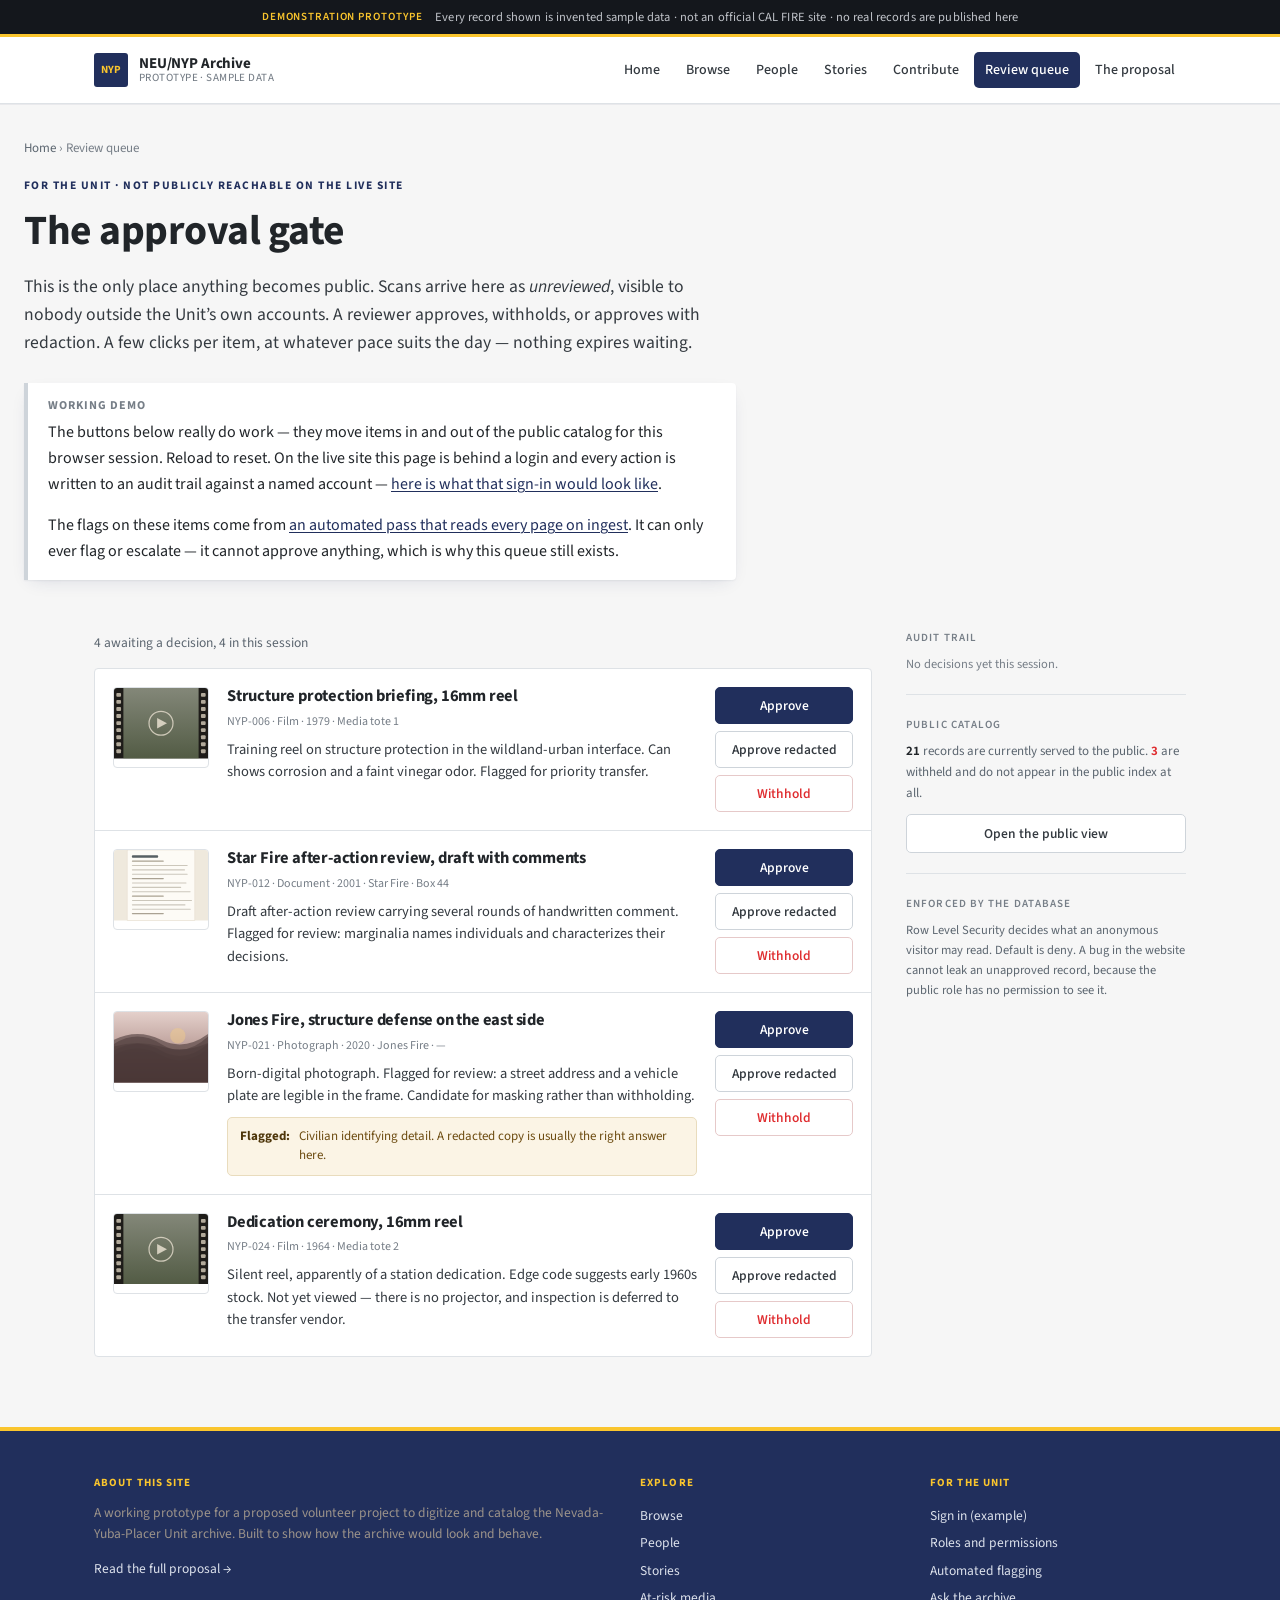
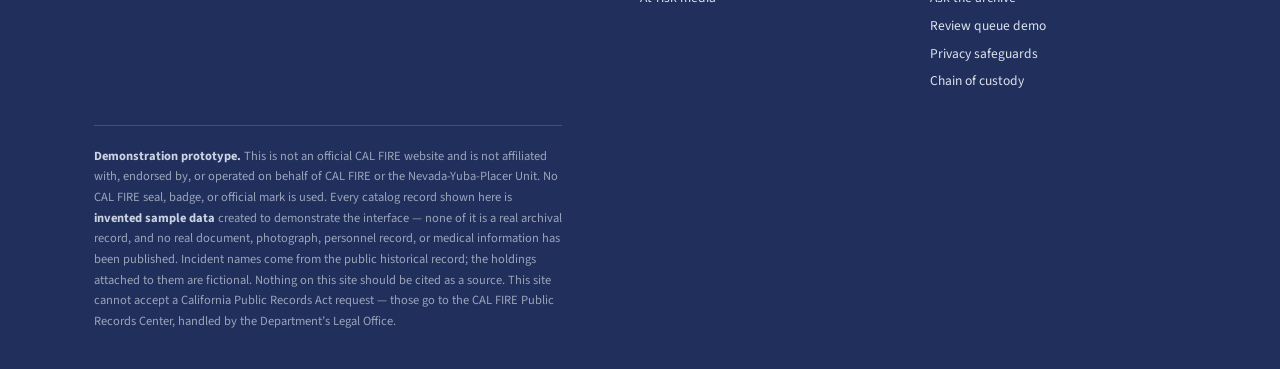
<file: site/review.html>
<!doctype html>
<html lang="en">
<head>
<meta charset="utf-8">
<meta name="viewport" content="width=device-width, initial-scale=1">
<meta name="robots" content="noindex, nofollow">
<link rel="preconnect" href="https://fonts.googleapis.com">
<link rel="preconnect" href="https://fonts.gstatic.com" crossorigin>
<link href="https://fonts.googleapis.com/css2?family=Source+Sans+3:wght@400;600;700&family=Source+Serif+4:opsz,wght@8..60,400..600&family=IBM+Plex+Mono:wght@400&display=swap" rel="stylesheet">
<link rel="stylesheet" href="assets/style.css">
<title>Review queue &middot; NEU/NYP Archive</title>
</head>
<body>
<div class="demobar"><div class="wrap">
  <b>Demonstration prototype</b>
  <span>Every record shown is invented sample data &middot; not an official CAL FIRE site &middot; no real records are published here</span>
</div></div>

<section style="padding:34px 0 0">
  <div class="wrap narrow" style="margin-left:0">
    <p class="crumb"><a href="index.html">Home</a> &rsaquo; Review queue</p>
    <p class="eyebrow">For the Unit &middot; not publicly reachable on the live site</p>
    <h1>The approval gate</h1>
    <p style="font-size:1.1rem;color:var(--ink-2)">
      This is the only place anything becomes public. Scans arrive here as <em>unreviewed</em>, visible to
      nobody outside the Unit&rsquo;s own accounts. A reviewer approves, withholds, or approves with redaction.
      A few clicks per item, at whatever pace suits the day &mdash; nothing expires waiting.
    </p>
    <div class="note quiet">
      <h4>Working demo</h4>
      <p>The buttons below really do work &mdash; they move items in and out of the
      public catalog for this browser session. Reload to reset. On the live site this page is behind a login
      and every action is written to an audit trail against a named account &mdash;
      <a href="signin.html">here is what that sign-in would look like</a>.</p>
      <p style="margin-bottom:0">The flags on these items come from
      <a href="scanning.html">an automated pass that reads every page on ingest</a>. It can only ever flag
      or escalate &mdash; it cannot approve anything, which is why this queue still exists.</p>
    </div>
  </div>
</section>

<section style="padding:26px 0 60px">
  <div class="wrap">
    <div class="cols flip">
      <div>
        <div class="toolbar" style="margin-bottom:14px">
          <span id="qcount"></span>
        </div>
        <div class="queue" id="queue"></div>
      </div>
      <aside class="facets" style="order:2">
        <div class="fgroup">
          <h3>Audit trail</h3>
          <div id="log" style="font-family:var(--sans);font-size:12.5px;color:var(--muted);line-height:1.6"></div>
        </div>
        <div class="fgroup">
          <h3>Public catalog</h3>
          <p style="font-family:var(--sans);font-size:13px;color:var(--muted);margin:0 0 10px;line-height:1.6">
            <span id="pubn" style="font-weight:650;color:var(--ink)"></span> records are currently served to
            the public. <span id="holdn" style="font-weight:650;color:var(--hold)"></span> are withheld and do
            not appear in the public index at all.
          </p>
          <a class="btn" href="browse.html">Open the public view</a>
        </div>
        <div class="fgroup">
          <h3>Enforced by the database</h3>
          <p style="font-family:var(--sans);font-size:12.5px;color:var(--muted);margin:0;line-height:1.6">
            Row Level Security decides what an anonymous visitor may read. Default is deny. A bug in the
            website cannot leak an unapproved record, because the public role has no permission to see it.
          </p>
        </div>
      </aside>
    </div>
  </div>
</section>

<script src="assets/data.js"></script>
<script src="assets/app.js"></script>
<script>
(function(){
  const REVIEWER = "B. Chief (demo account)";
  const log = [];
  const pending = () => ITEMS.filter(i => i.status === "unreviewed" || i._touched);

  function stamp(){
    const d = new Date();
    return d.toLocaleTimeString([], {hour:"2-digit", minute:"2-digit", second:"2-digit"});
  }
  function act(id, status, note){
    const it = item(id);
    it.status = status; it._touched = true;
    log.unshift(`<p style="margin:0 0 9px"><b style="color:var(--ink)">${STATUS_LABEL[status]}</b>
      &middot; ${esc(it.id)}<br><span style="color:var(--faint)">${stamp()} &middot; ${esc(REVIEWER)}
      ${note ? "&middot; " + esc(note) : ""}</span></p>`);
    draw();
  }

  function draw(){
    const q = pending();
    el("#qcount").textContent = q.filter(i => i.status === "unreviewed").length
      + " awaiting a decision, " + q.length + " in this session";
    el("#queue").innerHTML = q.map(it => {
      const inc = it.inc ? incident(it.inc) : null;
      const done = it.status !== "unreviewed";
      const flags = (it.flags || []).map(f =>
        `<div class="flagnote"><b>Flagged:</b> <span>${esc(FLAG_LABEL[f])}.
          ${f === "phi" ? "Default is withhold in full."
          : f === "personnel" ? "Default is withhold; redaction only where the record is otherwise historical."
          : f === "investigation" ? "Closed-case status does not by itself make this publishable."
          : "A redacted copy is usually the right answer here."}</span></div>`).join("");
      return `<div class="qitem${done ? " done" : ""}">
        <span class="thumb">${plate(it, 192, 144)}</span>
        <div>
          <h3>${esc(it.t)}</h3>
          <p class="meta">${esc(it.id)} &middot; ${TYPE_LABEL[it.type]} &middot; ${it.year}
            ${inc ? "&middot; " + esc(inc.name) : ""} &middot; ${esc(it.box)}</p>
          <p style="margin:0;font-size:14.5px;color:var(--ink-2);line-height:1.55">${esc(it.d)}</p>
          ${flags}
          ${done ? `<p style="margin:11px 0 0">${pill(it.status)}
            <button class="btn" style="display:inline-block;margin-left:8px;padding:4px 10px;font-size:12.5px"
              data-undo="${it.id}">Undo</button></p>` : ""}
        </div>
        <div class="qactions">
          ${done ? "" : `
          <button class="btn primary" data-a="approved" data-id="${it.id}">Approve</button>
          <button class="btn" data-a="redacted" data-id="${it.id}">Approve redacted</button>
          <button class="btn ghost-hold" data-a="withheld" data-id="${it.id}">Withhold</button>`}
        </div>
      </div>`;
    }).join("") || `<p class="empty">Queue is clear. Nothing is waiting on the Unit.</p>`;

    els("#queue [data-a]").forEach(b => b.addEventListener("click", () =>
      act(b.dataset.id, b.dataset.a,
          b.dataset.a === "redacted" ? "masked identifying detail" : "")));
    els("#queue [data-undo]").forEach(b => b.addEventListener("click", () => {
      const it = item(b.dataset.undo);
      it.status = "unreviewed"; delete it._touched;
      log.unshift(`<p style="margin:0 0 9px"><b style="color:var(--ink)">Returned to queue</b>
        &middot; ${esc(it.id)}<br><span style="color:var(--faint)">${stamp()} &middot; ${esc(REVIEWER)}</span></p>`);
      draw();
    }));

    el("#log").innerHTML = log.length ? log.join("")
      : `<p style="margin:0;color:var(--faint)">No decisions yet this session.</p>`;
    el("#pubn").textContent = publicItems().length;
    el("#holdn").textContent = ITEMS.filter(i => i.status === "withheld").length;
  }
  draw();
})();
</script>
</body>
</html>
</file>
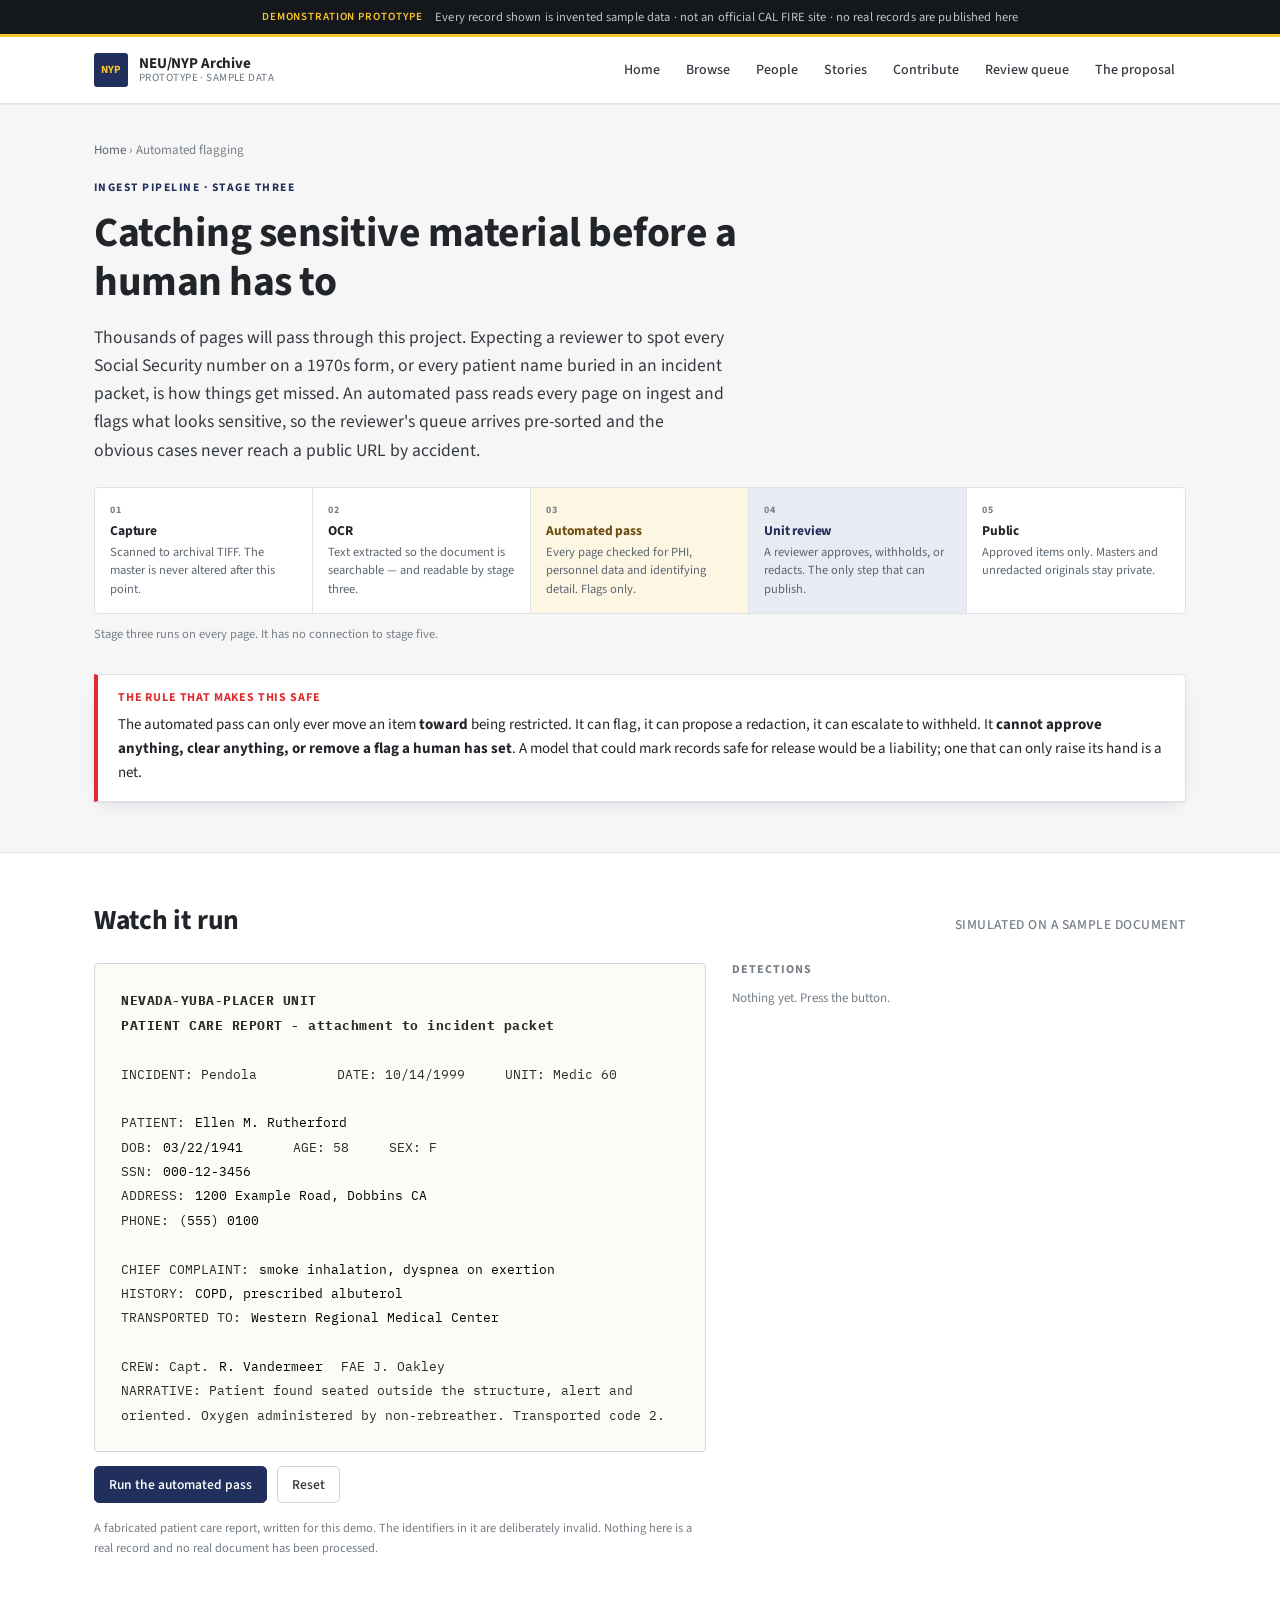
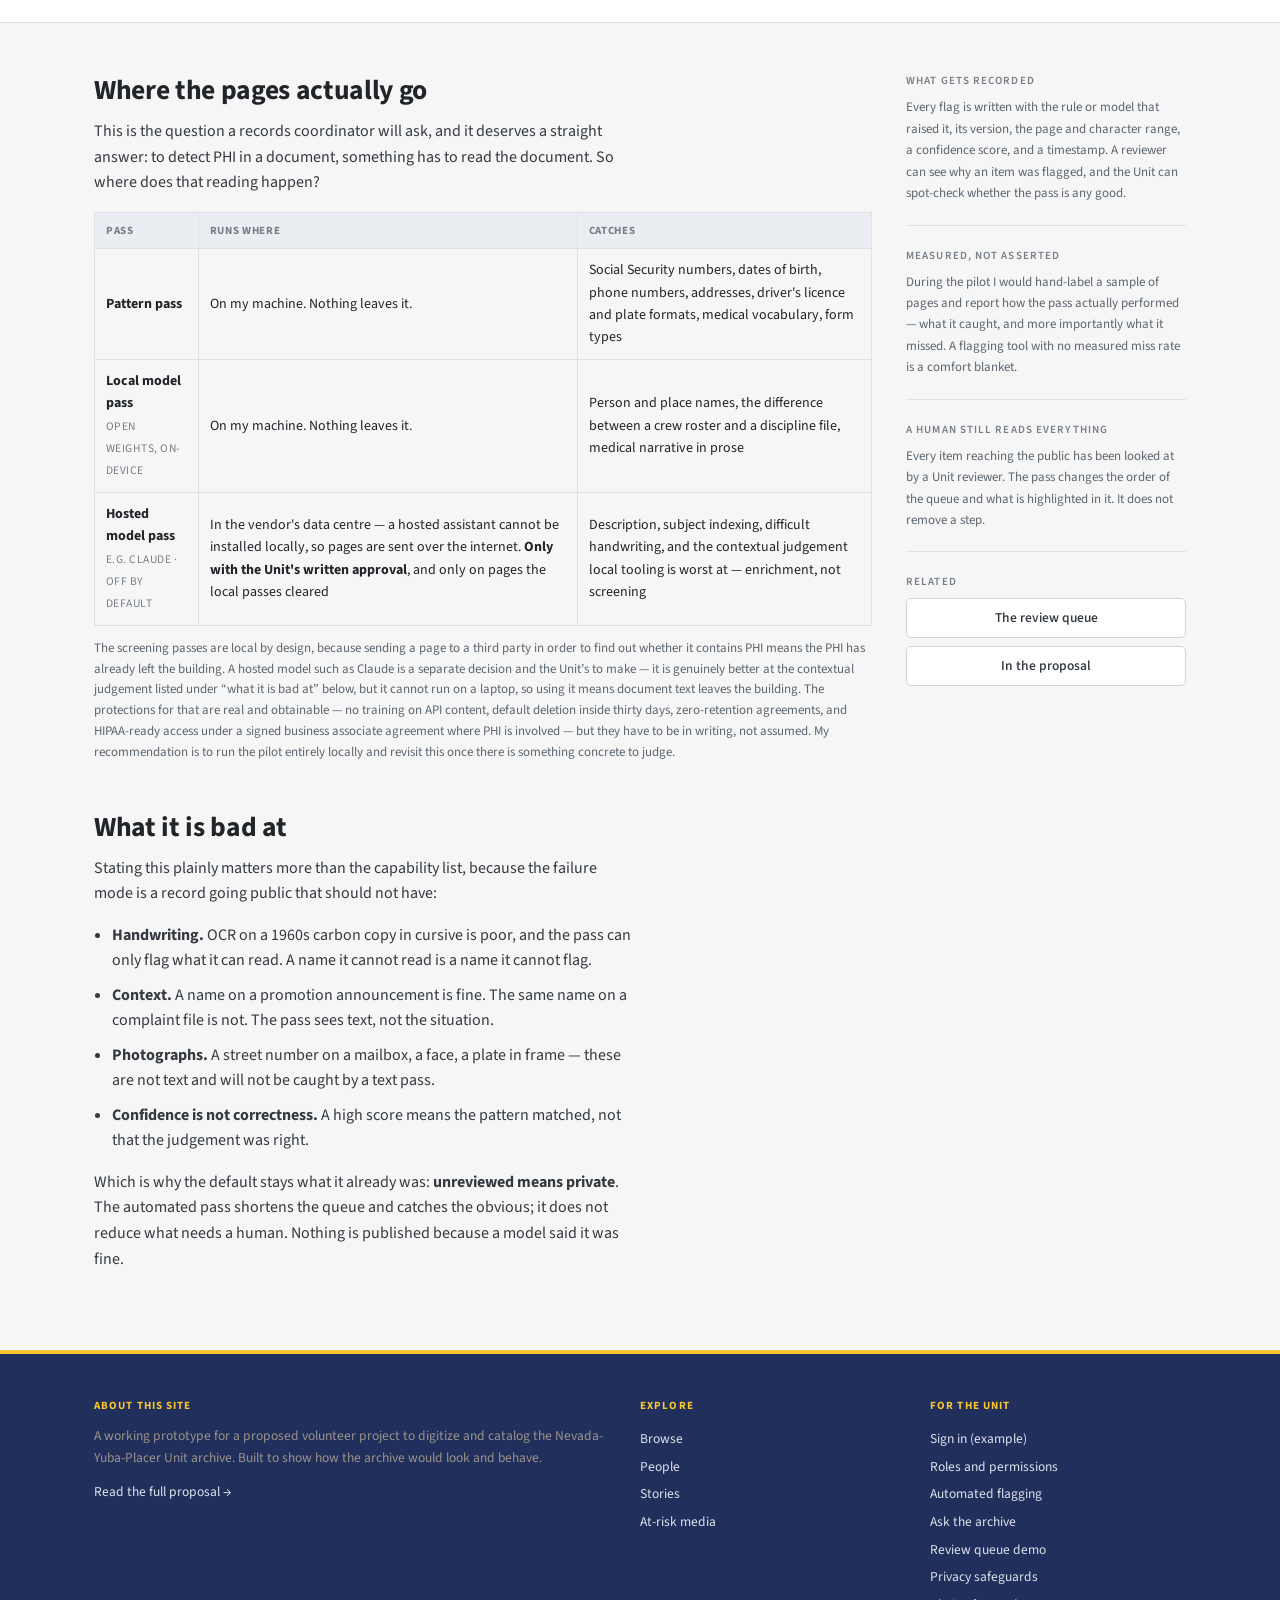
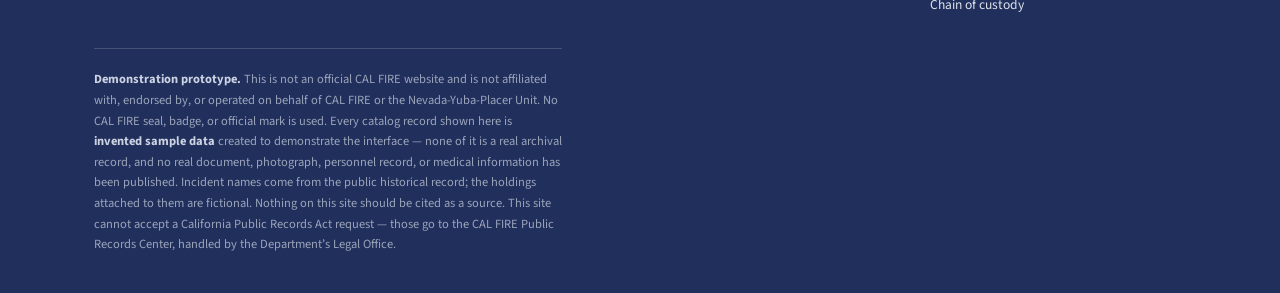
<file: site/scanning.html>
<!doctype html>
<html lang="en">
<head>
<meta charset="utf-8">
<meta name="viewport" content="width=device-width, initial-scale=1">
<title>Automated sensitivity flagging &middot; NEU/NYP Archive</title>
<meta name="robots" content="noindex, nofollow">
<link rel="preconnect" href="https://fonts.googleapis.com">
<link rel="preconnect" href="https://fonts.gstatic.com" crossorigin>
<link href="https://fonts.googleapis.com/css2?family=Source+Sans+3:wght@400;600;700&family=Source+Serif+4:opsz,wght@8..60,400..600&family=IBM+Plex+Mono:wght@400&display=swap" rel="stylesheet">
<link rel="stylesheet" href="assets/style.css">
<style>
  /* five across on a wide screen; a clean vertical pipeline when it will not fit */
  .pipe{display:grid;grid-template-columns:repeat(5,1fr);margin:22px 0 10px;
    border:1px solid var(--rule);border-radius:var(--radius);overflow:hidden;background:var(--card)}
  .stage{padding:14px 15px;border-right:1px solid var(--rule);position:relative}
  .stage:last-child{border-right:0}
  @media (max-width:980px){
    .pipe{grid-template-columns:1fr}
    .stage{border-right:0;border-bottom:1px solid var(--rule);display:grid;
      grid-template-columns:30px 1fr;column-gap:12px;align-items:baseline}
    .stage:last-child{border-bottom:0}
    .stage .n{margin-bottom:0}
    .stage h4{grid-column:2}
    .stage p{grid-column:2}
  }
  .stage .n{font-family:var(--sans);font-size:10px;font-weight:700;letter-spacing:.1em;
    color:var(--faint);display:block;margin-bottom:5px}
  .stage h4{font-family:var(--sans);font-size:13.5px;margin:0 0 4px;font-weight:700}
  .stage p{font-size:12.5px;color:var(--muted);margin:0;line-height:1.5;font-family:var(--sans)}
  .stage.ai{background:#fdf6e3}
  .stage.ai h4{color:#6d4c11}
  .stage.gate{background:var(--ember-soft)}
  .stage.gate h4{color:var(--navy)}
  .oneway{
    background:var(--card);border:1px solid var(--rule);border-left:4px solid var(--red);
    border-radius:0 var(--radius) var(--radius) 0;padding:16px 20px;margin:0 0 30px;box-shadow:var(--shadow);
  }
  .oneway h4{font-family:var(--sans);font-size:12px;font-weight:700;letter-spacing:.07em;
    text-transform:uppercase;color:var(--red);margin:0 0 8px}
  .oneway p{margin:0;font-size:15px;line-height:1.6}
  .demo{display:grid;grid-template-columns:minmax(0,1.35fr) minmax(250px,1fr);gap:26px;align-items:start}
  .docpane{background:#fdfbf6;border:1px solid var(--rule-2);border-radius:var(--radius);
    padding:24px 26px;font-family:var(--mono);font-size:12.5px;line-height:1.95;color:#2a2a2a;
    white-space:pre-wrap;min-height:330px}
  .docpane .hd{font-weight:700;letter-spacing:.04em}
  mark.det{background:none;padding:1px 2px;border-radius:2px;transition:background .3s, box-shadow .3s}
  mark.det.on{background:#ffe08a;box-shadow:0 0 0 1px #e0b63a}
  mark.det.on.phi{background:#ffc9c9;box-shadow:0 0 0 1px #e58b8b}
  mark.det.on.pers{background:#d8c9f0;box-shadow:0 0 0 1px #ae92db}
  .detlist{list-style:none;padding:0;margin:0}
  .detlist li{
    display:none;padding:9px 0;border-bottom:1px solid var(--rule);font-family:var(--sans);font-size:13px;
  }
  .detlist li.on{display:block;animation:slidein .28s ease-out}
  @keyframes slidein{from{opacity:0;transform:translateY(-4px)}to{opacity:1;transform:none}}
  .detlist li:last-child{border-bottom:0}
  .detlist .k{font-weight:700;display:block}
  .detlist .v{color:var(--muted);font-size:12.5px}
  .conf{float:right;font-variant-numeric:tabular-nums;color:var(--faint);font-size:12px}
  .badge-kind{display:inline-block;font-size:9.5px;font-weight:700;letter-spacing:.06em;text-transform:uppercase;
    padding:2px 6px;border-radius:3px;margin-right:6px;vertical-align:1px}
  .bk-phi{background:#ffc9c9;color:#8a2020}
  .bk-pers{background:#d8c9f0;color:#4a2f7a}
  .bk-civ{background:#ffe08a;color:#6d4c11}
  .verdict{display:none;margin-top:18px;padding:15px 17px;border-radius:var(--radius);
    background:#fdecec;border:1px solid #f0c6c7;font-family:var(--sans);font-size:14px;line-height:1.6}
  .verdict.on{display:block}
  .verdict b{color:#8a2020}
  .limits li{margin-bottom:.55em}
  @media (max-width:900px){ .demo{grid-template-columns:1fr} }
</style>
</head>
<body>
<div class="demobar"><div class="wrap">
  <b>Demonstration prototype</b>
  <span>Every record shown is invented sample data &middot; not an official CAL FIRE site &middot; no real records are published here</span>
</div></div>

<section style="padding:36px 0 20px">
  <div class="wrap">
    <p class="crumb"><a href="index.html">Home</a> &rsaquo; Automated flagging</p>
    <p class="eyebrow">Ingest pipeline &middot; stage three</p>
    <h1 style="max-width:30ch">Catching sensitive material before a human has to</h1>
    <p style="font-size:1.1rem;color:var(--ink-2);max-width:70ch">
      Thousands of pages will pass through this project. Expecting a reviewer to spot every Social Security
      number on a 1970s form, or every patient name buried in an incident packet, is how things get missed.
      An automated pass reads every page on ingest and flags what looks sensitive, so the reviewer's queue
      arrives pre-sorted and the obvious cases never reach a public URL by accident.
    </p>

    <div class="pipe">
      <div class="stage"><span class="n">01</span><h4>Capture</h4><p>Scanned to archival TIFF. The master is never altered after this point.</p></div>
      <div class="stage"><span class="n">02</span><h4>OCR</h4><p>Text extracted so the document is searchable &mdash; and readable by stage three.</p></div>
      <div class="stage ai"><span class="n">03</span><h4>Automated pass</h4><p>Every page checked for PHI, personnel data and identifying detail. Flags only.</p></div>
      <div class="stage gate"><span class="n">04</span><h4>Unit review</h4><p>A reviewer approves, withholds, or redacts. The only step that can publish.</p></div>
      <div class="stage"><span class="n">05</span><h4>Public</h4><p>Approved items only. Masters and unredacted originals stay private.</p></div>
    </div>
    <p style="font-family:var(--sans);font-size:12.5px;color:var(--faint);margin:0 0 30px">
      Stage three runs on every page. It has no connection to stage five.
    </p>

    <div class="oneway">
      <h4>The rule that makes this safe</h4>
      <p>The automated pass can only ever move an item <b>toward</b> being restricted. It can flag, it can
      propose a redaction, it can escalate to withheld. It <b>cannot approve anything, clear anything, or
      remove a flag a human has set</b>. A model that could mark records safe for release would be a
      liability; one that can only raise its hand is a net.</p>
    </div>
  </div>
</section>

<section class="alt">
  <div class="wrap">
    <div class="sechead"><h2>Watch it run</h2>
      <span class="more tag">Simulated on a sample document</span></div>
    <div class="demo">
      <div>
        <div class="docpane" id="doc"></div>
        <p class="btnrow" style="margin-top:14px">
          <button class="btn primary" id="run">Run the automated pass</button>
          <button class="btn" id="reset">Reset</button>
        </p>
        <p style="font-family:var(--sans);font-size:12.5px;color:var(--faint);margin-top:10px;line-height:1.55">
          A fabricated patient care report, written for this demo. The identifiers in it are deliberately
          invalid. Nothing here is a real record and no real document has been processed.
        </p>
      </div>
      <div>
        <h3 style="font-family:var(--sans);font-size:12px;letter-spacing:.08em;text-transform:uppercase;color:var(--faint)">
          Detections</h3>
        <ul class="detlist" id="dets"></ul>
        <p id="waiting" style="font-family:var(--sans);font-size:13px;color:var(--faint);margin:10px 0 0">
          Nothing yet. Press the button.
        </p>
        <div class="verdict" id="verdict"></div>
      </div>
    </div>
  </div>
</section>

<section>
  <div class="wrap">
    <div class="cols flip">
      <div>
        <h2>Where the pages actually go</h2>
        <p style="color:var(--ink-2);max-width:68ch">
          This is the question a records coordinator will ask, and it deserves a straight answer: to detect
          PHI in a document, something has to read the document. So where does that reading happen?
        </p>
        <table class="roles" style="width:100%;border-collapse:collapse;font-size:14px;margin:14px 0 6px">
          <tr>
            <th style="text-align:left;font-family:var(--sans);font-size:11px;letter-spacing:.06em;text-transform:uppercase;color:var(--faint);padding:9px 11px;background:var(--band);border:1px solid var(--rule)">Pass</th>
            <th style="text-align:left;font-family:var(--sans);font-size:11px;letter-spacing:.06em;text-transform:uppercase;color:var(--faint);padding:9px 11px;background:var(--band);border:1px solid var(--rule)">Runs where</th>
            <th style="text-align:left;font-family:var(--sans);font-size:11px;letter-spacing:.06em;text-transform:uppercase;color:var(--faint);padding:9px 11px;background:var(--band);border:1px solid var(--rule)">Catches</th>
          </tr>
          <tr>
            <td style="padding:10px 11px;border:1px solid var(--rule)"><b>Pattern pass</b></td>
            <td style="padding:10px 11px;border:1px solid var(--rule)">On my machine. Nothing leaves it.</td>
            <td style="padding:10px 11px;border:1px solid var(--rule)">Social Security numbers, dates of birth, phone numbers, addresses, driver's licence and plate formats, medical vocabulary, form types</td>
          </tr>
          <tr>
            <td style="padding:10px 11px;border:1px solid var(--rule)"><b>Local model pass</b><br><span class="tag">open weights, on-device</span></td>
            <td style="padding:10px 11px;border:1px solid var(--rule)">On my machine. Nothing leaves it.</td>
            <td style="padding:10px 11px;border:1px solid var(--rule)">Person and place names, the difference between a crew roster and a discipline file, medical narrative in prose</td>
          </tr>
          <tr>
            <td style="padding:10px 11px;border:1px solid var(--rule)"><b>Hosted model pass</b><br><span class="tag">e.g. Claude &middot; off by default</span></td>
            <td style="padding:10px 11px;border:1px solid var(--rule)">In the vendor's data centre &mdash; a hosted assistant cannot be installed locally, so pages are sent over the internet. <b>Only with the Unit's written approval</b>, and only on pages the local passes cleared</td>
            <td style="padding:10px 11px;border:1px solid var(--rule)">Description, subject indexing, difficult handwriting, and the contextual judgement local tooling is worst at &mdash; enrichment, not screening</td>
          </tr>
        </table>
        <p style="font-family:var(--sans);font-size:13px;color:var(--muted);line-height:1.6;margin-top:12px">
          The screening passes are local by design, because sending a page to a third party in order to find
          out whether it contains PHI means the PHI has already left the building. A hosted model such as
          Claude is a separate decision and the Unit&rsquo;s to make &mdash; it is genuinely better at the
          contextual judgement listed under &ldquo;what it is bad at&rdquo; below, but it cannot run on a
          laptop, so using it means document text leaves the building. The protections for that are real and
          obtainable &mdash; no training on API content, default deletion inside thirty days, zero-retention
          agreements, and HIPAA-ready access under a signed business associate agreement where PHI is
          involved &mdash; but they have to be in writing, not assumed. My recommendation is to run the
          pilot entirely locally and revisit this once there is something concrete to judge.
        </p>

        <h2 style="margin-top:1.8em">What it is bad at</h2>
        <p style="color:var(--ink-2);max-width:68ch">
          Stating this plainly matters more than the capability list, because the failure mode is a record
          going public that should not have:
        </p>
        <ul class="limits" style="color:var(--ink-2);padding-left:1.15em;max-width:68ch">
          <li><b>Handwriting.</b> OCR on a 1960s carbon copy in cursive is poor, and the pass can only flag
            what it can read. A name it cannot read is a name it cannot flag.</li>
          <li><b>Context.</b> A name on a promotion announcement is fine. The same name on a complaint file
            is not. The pass sees text, not the situation.</li>
          <li><b>Photographs.</b> A street number on a mailbox, a face, a plate in frame &mdash; these are
            not text and will not be caught by a text pass.</li>
          <li><b>Confidence is not correctness.</b> A high score means the pattern matched, not that the
            judgement was right.</li>
        </ul>
        <p style="color:var(--ink-2);max-width:68ch">
          Which is why the default stays what it already was: <b>unreviewed means private</b>. The automated
          pass shortens the queue and catches the obvious; it does not reduce what needs a human. Nothing is
          published because a model said it was fine.
        </p>
      </div>

      <aside class="facets">
        <div class="fgroup">
          <h3>What gets recorded</h3>
          <p style="font-family:var(--sans);font-size:13px;line-height:1.65;color:var(--muted);margin:0">
            Every flag is written with the rule or model that raised it, its version, the page and character
            range, a confidence score, and a timestamp. A reviewer can see why an item was flagged, and the
            Unit can spot-check whether the pass is any good.
          </p>
        </div>
        <div class="fgroup">
          <h3>Measured, not asserted</h3>
          <p style="font-family:var(--sans);font-size:13px;line-height:1.65;color:var(--muted);margin:0">
            During the pilot I would hand-label a sample of pages and report how the pass actually performed
            &mdash; what it caught, and more importantly what it missed. A flagging tool with no measured
            miss rate is a comfort blanket.
          </p>
        </div>
        <div class="fgroup">
          <h3>A human still reads everything</h3>
          <p style="font-family:var(--sans);font-size:13px;line-height:1.65;color:var(--muted);margin:0">
            Every item reaching the public has been looked at by a Unit reviewer. The pass changes the order
            of the queue and what is highlighted in it. It does not remove a step.
          </p>
        </div>
        <div class="fgroup">
          <h3>Related</h3>
          <a class="btn" href="review.html" style="margin-bottom:8px">The review queue</a>
          <a class="btn" href="proposal.html#flagging">In the proposal</a>
        </div>
      </aside>
    </div>
  </div>
</section>

<script src="assets/data.js"></script>
<script src="assets/app.js"></script>
<script>
(function(){
  // A fabricated document. Identifiers are deliberately invalid.
  const LINES = [
    {t:"NEVADA-YUBA-PLACER UNIT", hd:true},
    {t:"PATIENT CARE REPORT - attachment to incident packet", hd:true},
    {t:""},
    {t:"INCIDENT: Pendola          DATE: 10/14/1999     UNIT: Medic 60"},
    {t:""},
    {t:"PATIENT: ", det:{id:"name", text:"Ellen M. Rutherford", kind:"phi"}},
    {t:"DOB: ", det:{id:"dob", text:"03/22/1941", kind:"phi"}, after:"      AGE: 58     SEX: F"},
    {t:"SSN: ", det:{id:"ssn", text:"000-12-3456", kind:"phi"}},
    {t:"ADDRESS: ", det:{id:"addr", text:"1200 Example Road, Dobbins CA", kind:"civ"}},
    {t:"PHONE: ", det:{id:"tel", text:"(555) 0100", kind:"civ"}},
    {t:""},
    {t:"CHIEF COMPLAINT: ", det:{id:"med", text:"smoke inhalation, dyspnea on exertion", kind:"phi"}},
    {t:"HISTORY: ", det:{id:"hist", text:"COPD, prescribed albuterol", kind:"phi"}},
    {t:"TRANSPORTED TO: ", det:{id:"dest", text:"Western Regional Medical Center", kind:"phi"}},
    {t:""},
    {t:"CREW: Capt. ", det:{id:"crew", text:"R. Vandermeer", kind:"pers"}, after:"  FAE J. Oakley"},
    {t:"NARRATIVE: Patient found seated outside the structure, alert and"},
    {t:"oriented. Oxygen administered by non-rebreather. Transported code 2."}
  ];
  const DETS = {
    ssn:  {label:"Social Security number", why:"Nine-digit pattern in an SSN field", conf:"0.99", kind:"phi"},
    dob:  {label:"Date of birth", why:"Date in a DOB field, with an age field alongside", conf:"0.97", kind:"phi"},
    name: {label:"Patient name", why:"Person name in a PATIENT field on a care report", conf:"0.96", kind:"phi"},
    med:  {label:"Medical condition", why:"Clinical vocabulary in a chief complaint field", conf:"0.94", kind:"phi"},
    hist: {label:"Medical history and medication", why:"Diagnosis and prescription named in prose", conf:"0.93", kind:"phi"},
    dest: {label:"Transport destination", why:"Receiving facility named &mdash; identifying in combination", conf:"0.88", kind:"phi"},
    addr: {label:"Civilian address", why:"Street address of a private residence", conf:"0.95", kind:"civ"},
    tel:  {label:"Telephone number", why:"Phone pattern in a civilian contact field", conf:"0.92", kind:"civ"},
    crew: {label:"Employee name", why:"Member name present &mdash; historical context, not derogatory", conf:"0.71", kind:"pers"}
  };
  const KINDCLASS = {phi:"phi", pers:"pers", civ:""};
  const KINDBADGE = {phi:["bk-phi","PHI"], pers:["bk-pers","Personnel"], civ:["bk-civ","Civilian"]};

  // build the document
  const doc = el("#doc");
  doc.innerHTML = LINES.map(l => {
    if(l.det){
      const cls = KINDCLASS[l.det.kind] || "";
      return `<span class="${l.hd?'hd':''}">${esc(l.t)}</span>` +
             `<mark class="det ${cls}" id="m-${l.det.id}">${esc(l.det.text)}</mark>` +
             `${l.after ? esc(l.after) : ""}`;
    }
    return `<span class="${l.hd?'hd':''}">${esc(l.t)}</span>`;
  }).join("\n");

  const order = ["ssn","dob","name","med","hist","dest","addr","tel","crew"];
  let timers = [];

  function reset(){
    timers.forEach(clearTimeout); timers = [];
    els("mark.det").forEach(m => m.classList.remove("on"));
    el("#dets").innerHTML = "";
    el("#verdict").classList.remove("on");
    el("#waiting").style.display = "block";
    el("#run").disabled = false;
    el("#run").textContent = "Run the automated pass";
  }

  el("#reset").addEventListener("click", reset);
  el("#run").addEventListener("click", () => {
    reset();
    el("#run").disabled = true;
    el("#run").textContent = "Reading every page…";
    el("#waiting").style.display = "none";

    order.forEach((id, i) => {
      timers.push(setTimeout(() => {
        const d = DETS[id];
        el("#m-" + id).classList.add("on");
        const [bc, bl] = KINDBADGE[d.kind];
        const li = document.createElement("li");
        li.className = "on";
        li.innerHTML = `<span class="conf">${d.conf}</span>
          <span class="k"><span class="badge-kind ${bc}">${bl}</span>${d.label}</span>
          <span class="v">${d.why}</span>`;
        el("#dets").appendChild(li);
      }, 300 + i * 420));
    });

    timers.push(setTimeout(() => {
      el("#verdict").innerHTML =
        `<b>Proposed disposition: withhold in full.</b><br>
         Six PHI detections on a patient care report. The pass does not redact its way around a document
         whose purpose is clinical &mdash; it escalates the whole item and says why.<br><br>
         Status set to <b>unreviewed</b>, flagged <b>health information</b>, queued for a Unit reviewer.
         It is not public, and this pass cannot make it public.`;
      el("#verdict").classList.add("on");
      el("#run").textContent = "Pass complete";
    }, 300 + order.length * 420 + 350));
  });
})();
</script>
</body>
</html>
</file>
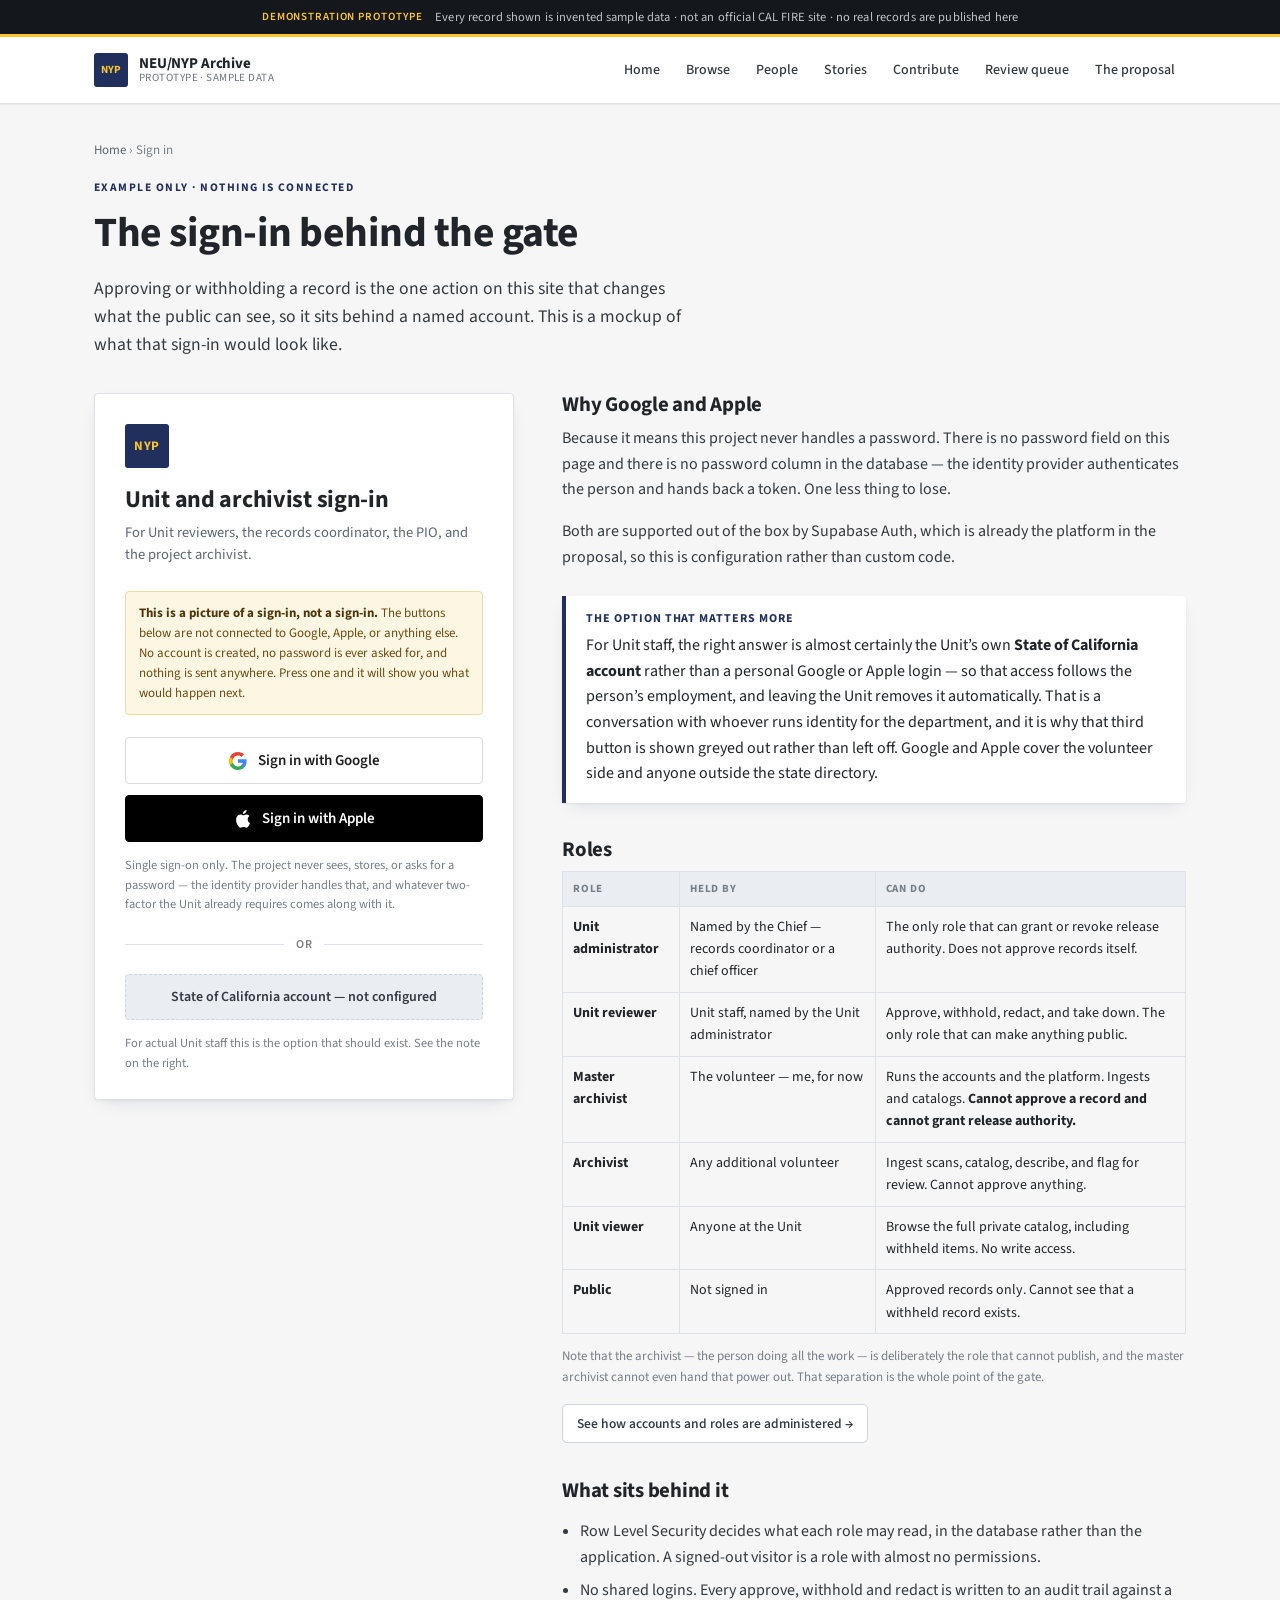
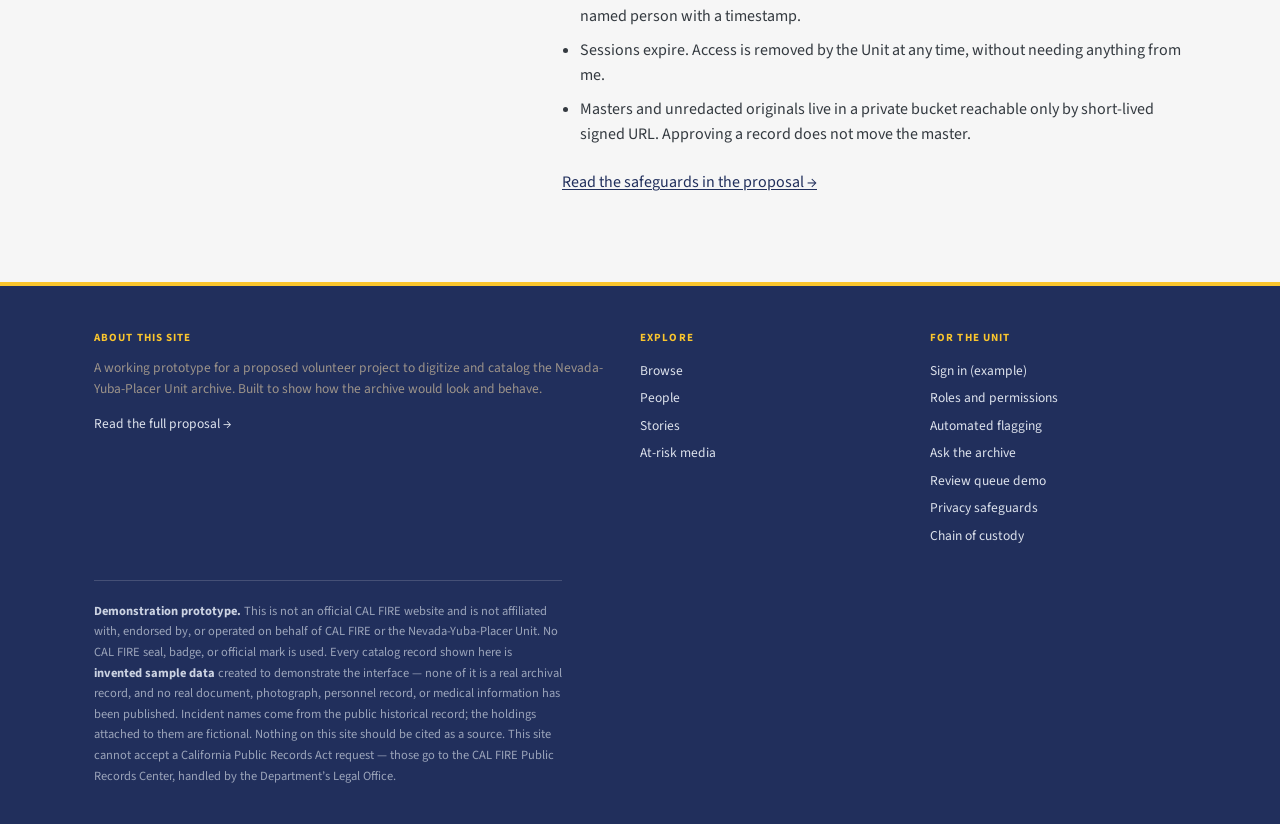
<file: site/signin.html>
<!doctype html>
<html lang="en">
<head>
<meta charset="utf-8">
<meta name="viewport" content="width=device-width, initial-scale=1">
<title>Sign in &middot; NEU/NYP Archive</title>
<meta name="robots" content="noindex, nofollow">
<link rel="preconnect" href="https://fonts.googleapis.com">
<link rel="preconnect" href="https://fonts.gstatic.com" crossorigin>
<link href="https://fonts.googleapis.com/css2?family=Source+Sans+3:wght@400;600;700&family=Source+Serif+4:opsz,wght@8..60,400..600&family=IBM+Plex+Mono:wght@400&display=swap" rel="stylesheet">
<link rel="stylesheet" href="assets/style.css">
<style>
  .authwrap{display:grid;grid-template-columns:minmax(0,420px) minmax(0,1fr);gap:48px;align-items:start}
  .authcard{
    background:var(--card);border:1px solid var(--rule);border-radius:var(--radius);
    padding:30px 30px 26px;box-shadow:var(--shadow);
  }
  .authcard .mark{
    width:44px;height:44px;border-radius:3px;background:var(--navy);display:grid;place-items:center;
    color:var(--gold);font-weight:700;font-size:13px;letter-spacing:.03em;margin-bottom:18px;
  }
  .authcard h1{font-size:1.5rem;margin-bottom:.3em}
  .authcard .sub{color:var(--muted);font-size:14.5px;line-height:1.55;margin-bottom:24px}
  .sso{display:flex;flex-direction:column;gap:11px;margin-bottom:6px}
  .sso button{
    display:flex;align-items:center;justify-content:center;gap:11px;width:100%;
    font-family:var(--sans);font-size:15px;font-weight:600;padding:12px 16px;border-radius:4px;
    cursor:pointer;border:1px solid transparent;transition:filter .12s, box-shadow .12s;
  }
  .sso button:hover{filter:brightness(.97);box-shadow:0 1px 3px rgba(0,0,0,.12)}
  .sso button:active{filter:brightness(.94)}
  .sso .google{background:#fff;color:#1f1f1f;border-color:#dadce0}
  .sso .apple{background:#000;color:#fff;border-color:#000}
  .sso svg{flex:none}
  .ssohint{font-size:12.5px;color:var(--faint);line-height:1.55;margin:14px 0 0}
  .orline{display:flex;align-items:center;gap:12px;margin:20px 0;color:var(--faint);font-size:12px;
    letter-spacing:.08em;text-transform:uppercase;font-weight:600}
  .orline::before,.orline::after{content:"";height:1px;background:var(--rule);flex:1}
  .statebtn{
    display:flex;align-items:center;justify-content:center;gap:10px;width:100%;background:var(--band);
    color:var(--ink-2);border:1px dashed var(--rule-2);border-radius:4px;padding:11px 16px;
    font-family:var(--sans);font-size:14px;font-weight:600;cursor:not-allowed;
  }
  .mockbar{
    background:#fdf6e3;border:1px solid #ecdca8;color:#6d4c11;border-radius:4px;
    padding:11px 13px;font-size:13px;line-height:1.55;margin-bottom:22px;
  }
  .mockbar b{color:#4e360a}
  .signedin{
    display:none;border:1px solid var(--rule);border-left:4px solid var(--green);
    border-radius:0 var(--radius) var(--radius) 0;background:var(--card);padding:20px 22px;margin-top:22px;
  }
  .signedin.on{display:block}
  .signedin h3{font-size:1.1rem;margin:0 0 4px}
  .avatar{
    width:38px;height:38px;border-radius:50%;background:var(--navy-lt);color:#fff;display:grid;
    place-items:center;font-weight:700;font-size:14px;flex:none;
  }
  .rolerow{display:flex;gap:13px;align-items:center;margin-bottom:16px}
  .perm{list-style:none;padding:0;margin:0 0 18px;font-size:14px}
  .perm li{padding:5px 0 5px 24px;position:relative;line-height:1.5}
  .perm li::before{content:"";position:absolute;left:4px;top:11px;width:9px;height:9px;border-radius:2px}
  .perm li.yes::before{background:var(--green)}
  .perm li.no::before{background:var(--rule-2)}
  .perm li.no{color:var(--faint)}
  table.roles{width:100%;border-collapse:collapse;font-size:14px;margin:6px 0 0}
  table.roles th{text-align:left;font-size:11px;letter-spacing:.07em;text-transform:uppercase;
    color:var(--faint);font-weight:700;padding:8px 10px;background:var(--band);border:1px solid var(--rule)}
  table.roles td{padding:9px 10px;border:1px solid var(--rule);vertical-align:top}
  @media (max-width:880px){ .authwrap{grid-template-columns:1fr;gap:34px} }
</style>
</head>
<body>
<div class="demobar"><div class="wrap">
  <b>Demonstration prototype</b>
  <span>Every record shown is invented sample data &middot; not an official CAL FIRE site &middot; no real records are published here</span>
</div></div>

<section style="padding:36px 0 60px">
  <div class="wrap">
    <p class="crumb"><a href="index.html">Home</a> &rsaquo; Sign in</p>
    <p class="eyebrow">Example only &middot; nothing is connected</p>
    <h1 style="max-width:26ch">The sign-in behind the gate</h1>
    <p style="font-size:1.1rem;color:var(--ink-2);max-width:66ch;margin-bottom:34px">
      Approving or withholding a record is the one action on this site that changes what the public can see,
      so it sits behind a named account. This is a mockup of what that sign-in would look like.
    </p>

    <div class="authwrap">
      <div>
        <div class="authcard">
          <div class="mark">NYP</div>
          <h1>Unit and archivist sign-in</h1>
          <p class="sub">For Unit reviewers, the records coordinator, the PIO, and the project archivist.</p>

          <div class="mockbar">
            <b>This is a picture of a sign-in, not a sign-in.</b> The buttons below are not connected to
            Google, Apple, or anything else. No account is created, no password is ever asked for, and
            nothing is sent anywhere. Press one and it will show you what would happen next.
          </div>

          <div class="sso">
            <button type="button" class="google" data-provider="google">
              <svg width="18" height="18" viewBox="0 0 18 18" aria-hidden="true">
                <path fill="#4285F4" d="M17.64 9.2c0-.64-.06-1.25-.16-1.84H9v3.48h4.84a4.14 4.14 0 0 1-1.8 2.72v2.26h2.92c1.71-1.57 2.68-3.88 2.68-6.62z"/>
                <path fill="#34A853" d="M9 18c2.43 0 4.47-.8 5.96-2.18l-2.92-2.26c-.81.54-1.84.86-3.04.86-2.34 0-4.32-1.58-5.03-3.7H.96v2.34A9 9 0 0 0 9 18z"/>
                <path fill="#FBBC05" d="M3.97 10.72a5.41 5.41 0 0 1 0-3.44V4.94H.96a9 9 0 0 0 0 8.12l3.01-2.34z"/>
                <path fill="#EA4335" d="M9 3.58c1.32 0 2.5.45 3.44 1.35l2.58-2.59C13.46.89 11.43 0 9 0A9 9 0 0 0 .96 4.94l3.01 2.34C4.68 5.16 6.66 3.58 9 3.58z"/>
              </svg>
              Sign in with Google
            </button>
            <button type="button" class="apple" data-provider="apple">
              <svg width="17" height="20" viewBox="0 0 16 20" fill="currentColor" aria-hidden="true">
                <path d="M13.2 10.6c0-2.3 1.7-3.4 1.8-3.5-1-1.4-2.5-1.6-3-1.6-1.4-.1-2.5.8-3.2.8-.7 0-1.7-.8-2.8-.8-1.5 0-2.9.9-3.6 2.2-1.6 2.7-.4 6.7 1.1 8.9.7 1.1 1.6 2.3 2.7 2.2 1.1 0 1.5-.7 2.8-.7s1.6.7 2.8.7 1.9-1.1 2.6-2.2c.8-1.2 1.1-2.4 1.1-2.5-.1 0-2.3-.9-2.3-3.5z"/>
                <path d="M11.1 3.7c.6-.7 1-1.7.9-2.7-.9 0-2 .6-2.6 1.3-.6.6-1 1.6-.9 2.6 1 .1 2-.5 2.6-1.2z"/>
              </svg>
              Sign in with Apple
            </button>
          </div>

          <p class="ssohint">
            Single sign-on only. The project never sees, stores, or asks for a password &mdash; the identity
            provider handles that, and whatever two-factor the Unit already requires comes along with it.
          </p>

          <div class="orline">or</div>
          <div class="statebtn" aria-disabled="true">
            State of California account &mdash; not configured
          </div>
          <p class="ssohint">
            For actual Unit staff this is the option that should exist. See the note on the right.
          </p>
        </div>

        <div class="signedin" id="signedin">
          <p class="tag" style="margin:0 0 10px">Simulated &mdash; no authentication took place</p>
          <div class="rolerow">
            <span class="avatar" id="av">BC</span>
            <div>
              <h3 id="who">Signed in</h3>
              <p style="margin:0;font-size:13px;color:var(--muted)" id="via">&nbsp;</p>
            </div>
          </div>
          <p style="font-size:14px;color:var(--ink-2);margin:0 0 10px"><b>Role: Unit reviewer.</b> What this account could do:</p>
          <ul class="perm">
            <li class="yes">Approve a record for public release</li>
            <li class="yes">Withhold a record, or approve a redacted copy</li>
            <li class="yes">See withheld records and the private catalog</li>
            <li class="yes">Pull a published record back down, immediately</li>
            <li class="no">Delete a record or a master file &mdash; nobody has this</li>
            <li class="no">Edit the audit trail &mdash; nobody has this either</li>
          </ul>
          <p class="btnrow" style="margin:0">
            <a class="btn primary" href="review.html">Open the review queue</a>
            <button class="btn" type="button" id="out">Sign out</button>
          </p>
        </div>
      </div>

      <div>
        <h2 style="font-size:1.3rem">Why Google and Apple</h2>
        <p style="color:var(--ink-2)">
          Because it means this project never handles a password. There is no password field on this page and
          there is no password column in the database &mdash; the identity provider authenticates the person
          and hands back a token. One less thing to lose.
        </p>
        <p style="color:var(--ink-2)">
          Both are supported out of the box by Supabase Auth, which is already the platform in the proposal,
          so this is configuration rather than custom code.
        </p>

        <div class="note">
          <h4>The option that matters more</h4>
          <p style="margin-bottom:0">For Unit staff, the right answer is almost certainly the Unit&rsquo;s own
          <b>State of California account</b> rather than a personal Google or Apple login &mdash; so that
          access follows the person&rsquo;s employment, and leaving the Unit removes it automatically. That is
          a conversation with whoever runs identity for the department, and it is why that third button is
          shown greyed out rather than left off. Google and Apple cover the volunteer side and anyone outside
          the state directory.</p>
        </div>

        <h2 style="font-size:1.3rem;margin-top:1.7em">Roles</h2>
        <table class="roles">
          <tr><th>Role</th><th>Held by</th><th>Can do</th></tr>
          <tr>
            <td><b>Unit administrator</b></td>
            <td>Named by the Chief &mdash; records coordinator or a chief officer</td>
            <td>The only role that can grant or revoke release authority. Does not approve records itself.</td>
          </tr>
          <tr>
            <td><b>Unit reviewer</b></td>
            <td>Unit staff, named by the Unit administrator</td>
            <td>Approve, withhold, redact, and take down. The only role that can make anything public.</td>
          </tr>
          <tr>
            <td><b>Master archivist</b></td>
            <td>The volunteer &mdash; me, for now</td>
            <td>Runs the accounts and the platform. Ingests and catalogs. <b>Cannot approve a record and
              cannot grant release authority.</b></td>
          </tr>
          <tr>
            <td><b>Archivist</b></td>
            <td>Any additional volunteer</td>
            <td>Ingest scans, catalog, describe, and flag for review. Cannot approve anything.</td>
          </tr>
          <tr>
            <td><b>Unit viewer</b></td>
            <td>Anyone at the Unit</td>
            <td>Browse the full private catalog, including withheld items. No write access.</td>
          </tr>
          <tr>
            <td><b>Public</b></td>
            <td>Not signed in</td>
            <td>Approved records only. Cannot see that a withheld record exists.</td>
          </tr>
        </table>
        <p style="font-family:var(--sans);font-size:13px;color:var(--faint);line-height:1.6;margin-top:12px">
          Note that the archivist &mdash; the person doing all the work &mdash; is deliberately the role that
          cannot publish, and the master archivist cannot even hand that power out. That separation is the
          whole point of the gate.
        </p>
        <p style="margin-top:16px"><a class="btn" style="display:inline-block" href="admin.html">See how accounts and roles are administered &rarr;</a></p>

        <h2 style="font-size:1.3rem;margin-top:1.7em">What sits behind it</h2>
        <ul style="color:var(--ink-2);padding-left:1.15em">
          <li style="margin-bottom:.5em">Row Level Security decides what each role may read, in the database
            rather than the application. A signed-out visitor is a role with almost no permissions.</li>
          <li style="margin-bottom:.5em">No shared logins. Every approve, withhold and redact is written to an
            audit trail against a named person with a timestamp.</li>
          <li style="margin-bottom:.5em">Sessions expire. Access is removed by the Unit at any time, without
            needing anything from me.</li>
          <li style="margin-bottom:.5em">Masters and unredacted originals live in a private bucket reachable
            only by short-lived signed URL. Approving a record does not move the master.</li>
        </ul>
        <p style="margin-top:22px"><a href="proposal.html#safeguards">Read the safeguards in the proposal &rarr;</a></p>
      </div>
    </div>
  </div>
</section>

<script src="assets/data.js"></script>
<script src="assets/app.js"></script>
<script>
(function(){
  // A simulation. No OAuth, no network request, no account, no credential.
  const PRETEND = {
    google: { name:"B. Chief", via:"Simulated Google account · chief@example.invalid", initials:"BC" },
    apple:  { name:"R. Coordinator", via:"Simulated Apple account · hidden relay address", initials:"RC" }
  };
  const panel = el("#signedin");
  els(".sso button").forEach(b => b.addEventListener("click", () => {
    const p = PRETEND[b.dataset.provider];
    el("#who").textContent = p.name;
    el("#via").textContent = p.via;
    el("#av").textContent = p.initials;
    panel.classList.add("on");
    panel.scrollIntoView({behavior:"smooth", block:"nearest"});
  }));
  el("#out").addEventListener("click", () => panel.classList.remove("on"));
})();
</script>
</body>
</html>
</file>
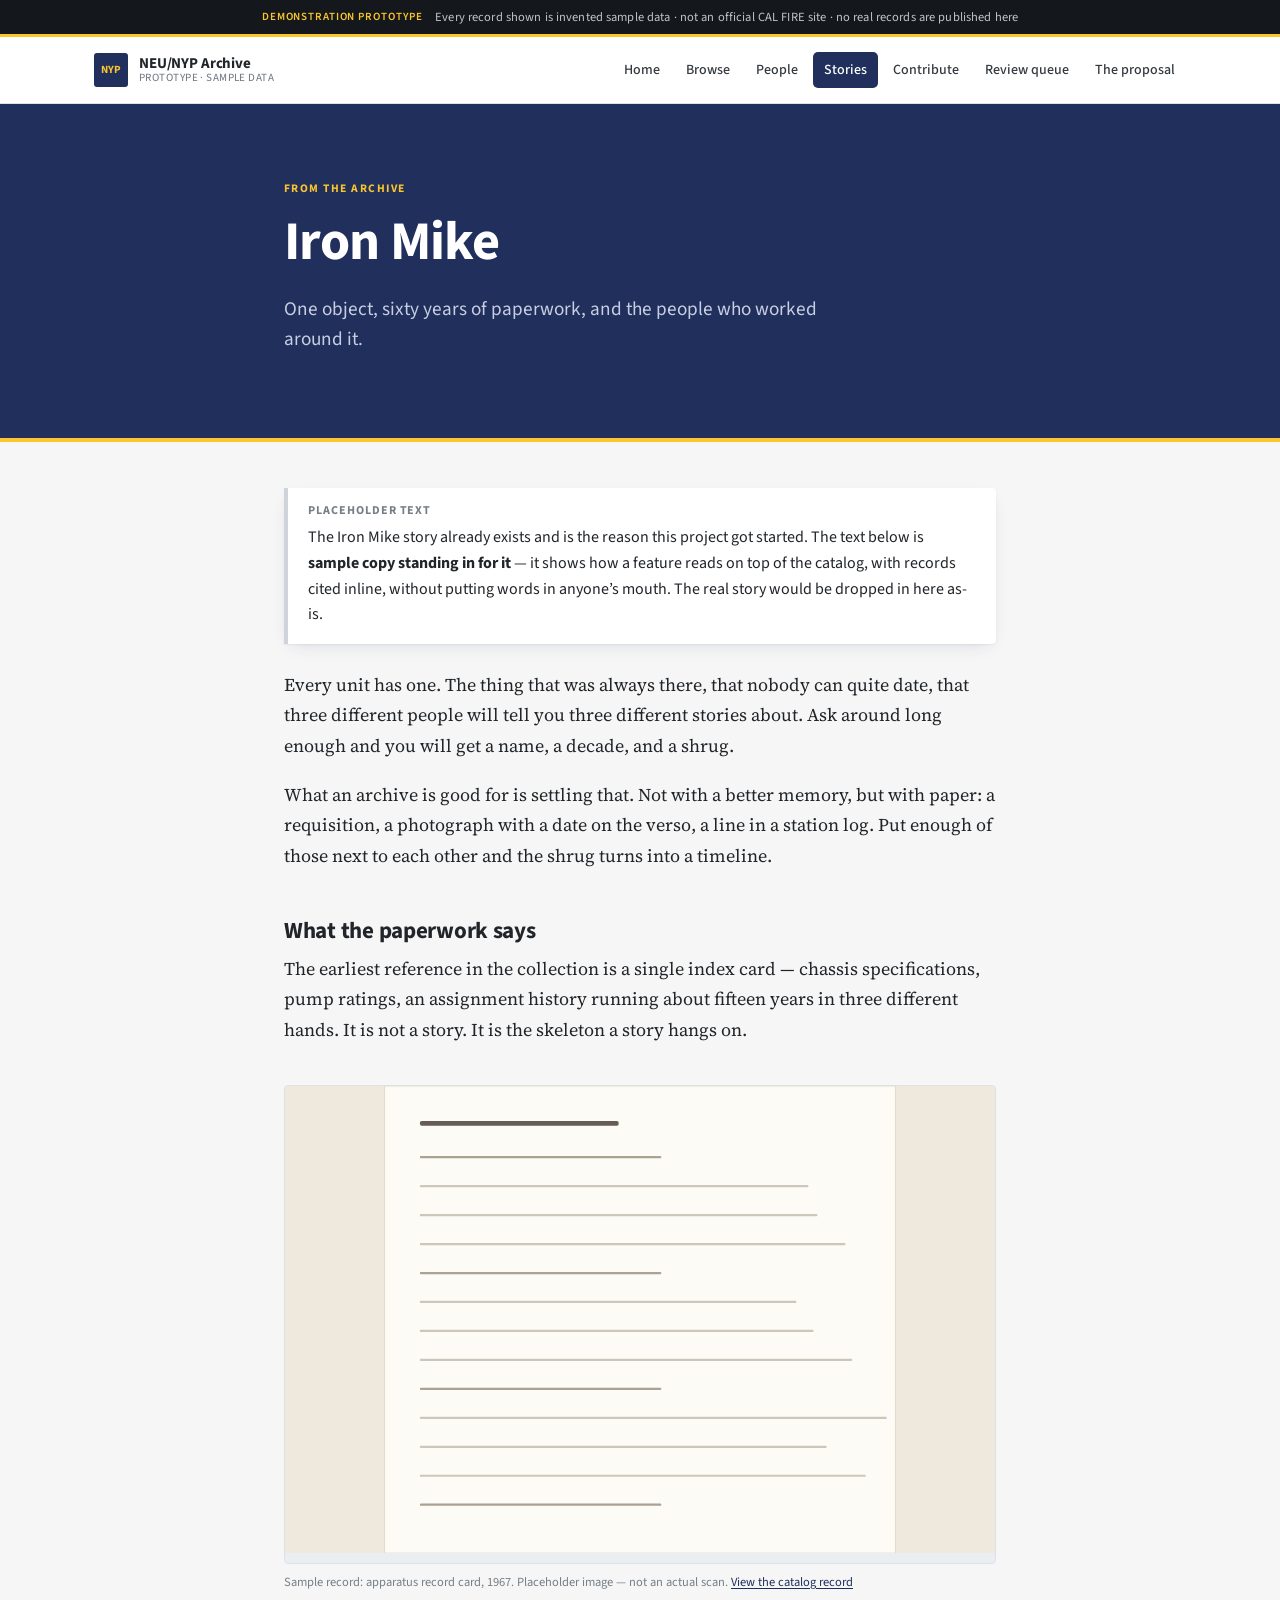
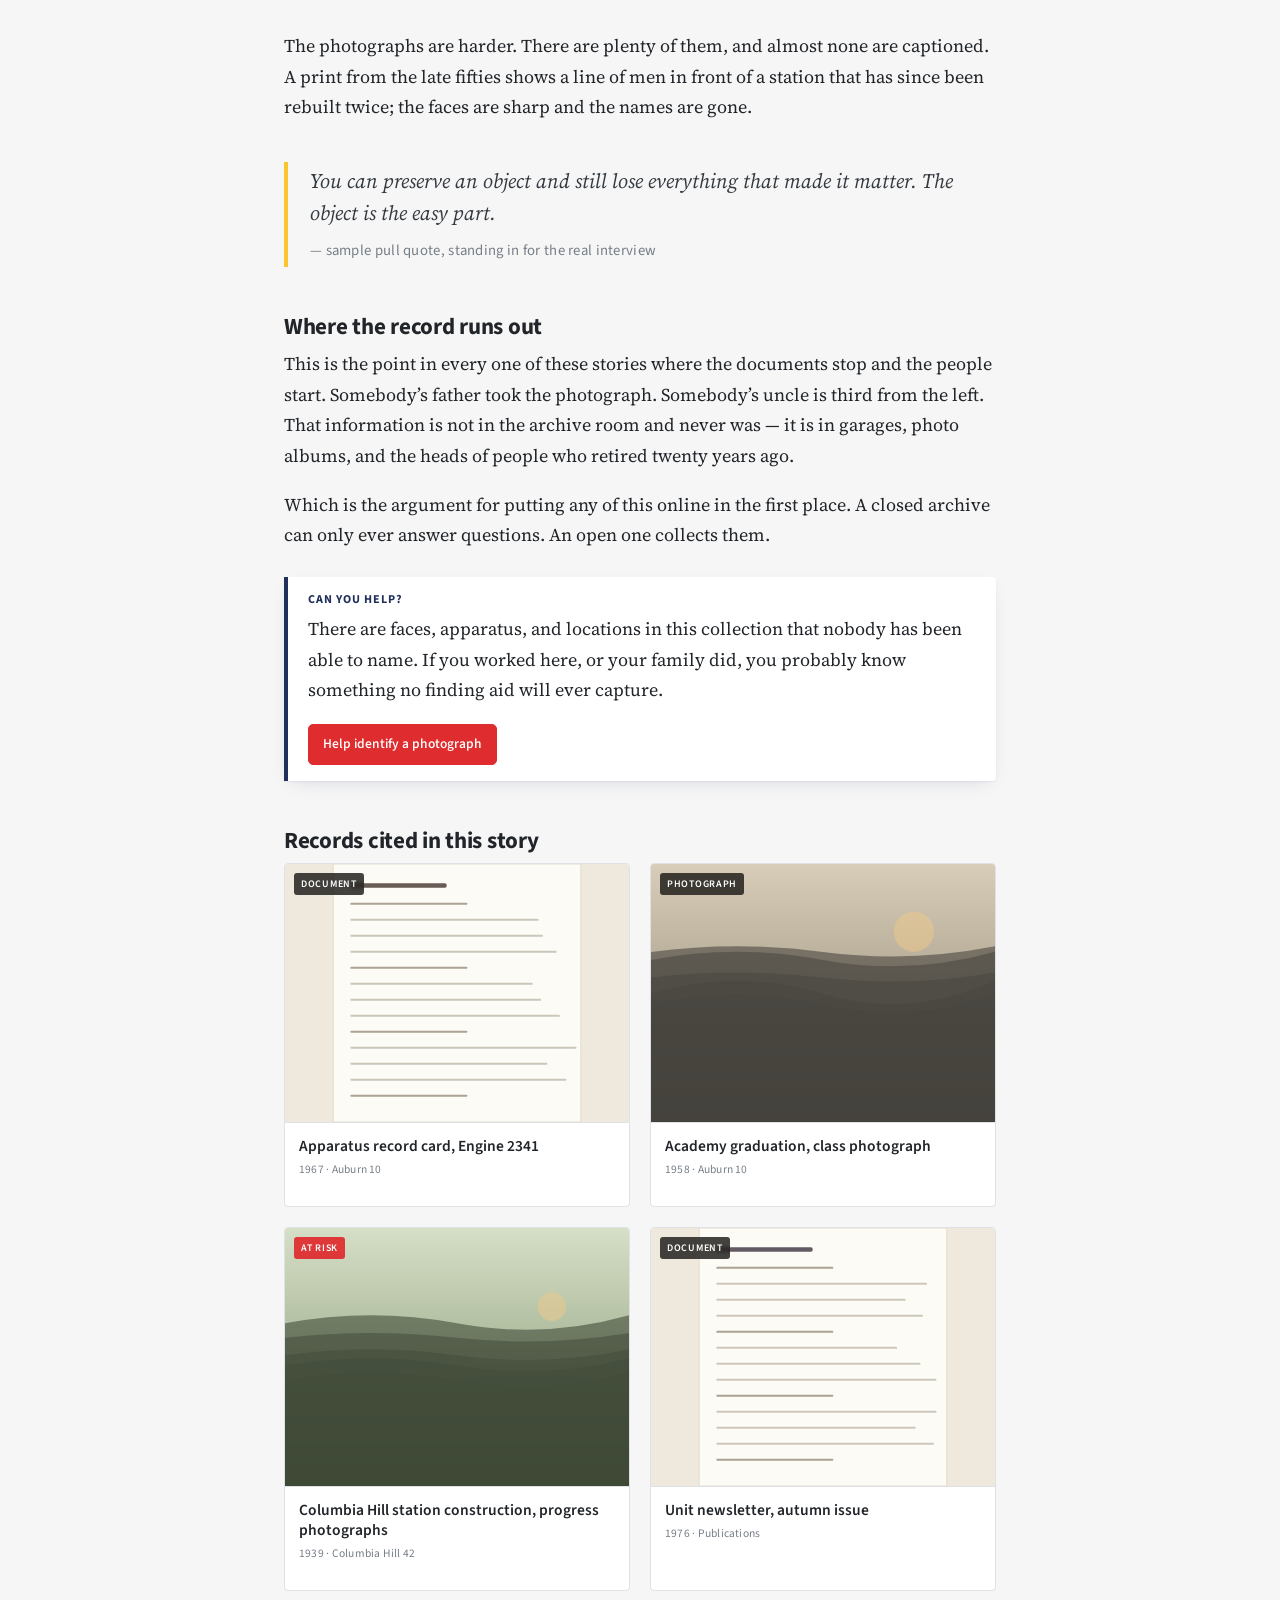
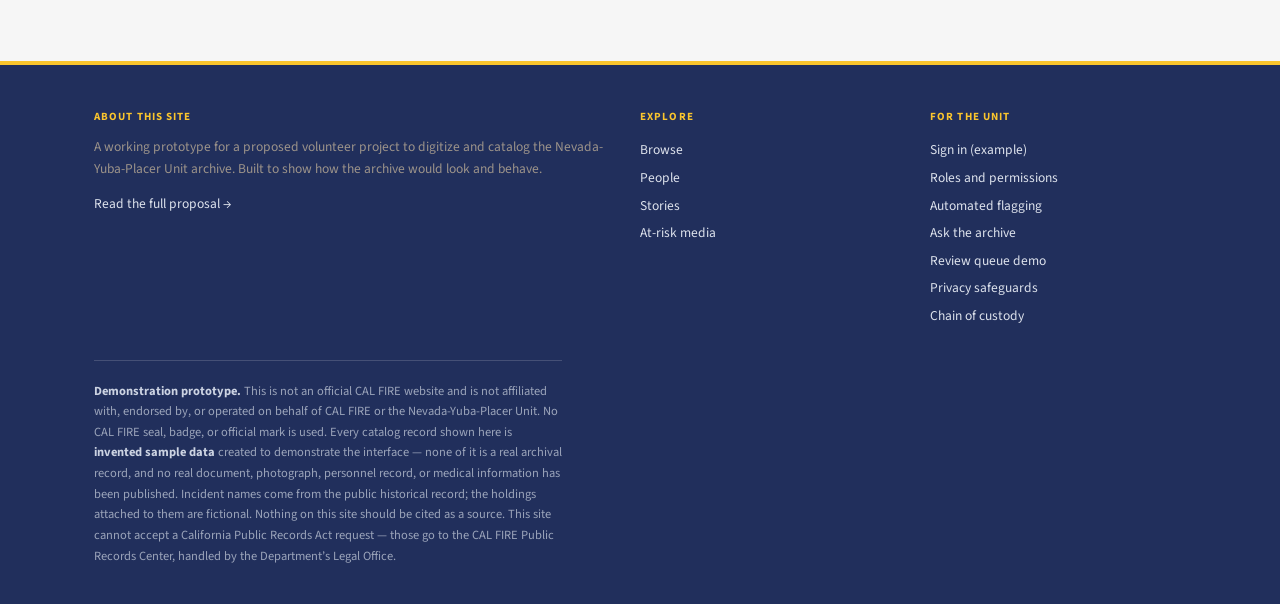
<file: site/story.html>
<!doctype html>
<html lang="en">
<head>
<meta charset="utf-8">
<meta name="viewport" content="width=device-width, initial-scale=1">
<meta name="robots" content="noindex, nofollow">
<link rel="preconnect" href="https://fonts.googleapis.com">
<link rel="preconnect" href="https://fonts.gstatic.com" crossorigin>
<link href="https://fonts.googleapis.com/css2?family=Source+Sans+3:wght@400;600;700&family=Source+Serif+4:opsz,wght@8..60,400..600&family=IBM+Plex+Mono:wght@400&display=swap" rel="stylesheet">
<link rel="stylesheet" href="assets/style.css">
<title>Iron Mike &middot; NEU/NYP Archive</title>
</head>
<body>
<div class="demobar"><div class="wrap">
  <b>Demonstration prototype</b>
  <span>Every record shown is invented sample data &middot; not an official CAL FIRE site &middot; no real records are published here</span>
</div></div>

<div class="story-hero">
  <div class="wrap narrow" style="margin-left:auto;margin-right:auto">
    <p class="eyebrow">From the archive</p>
    <h1>Iron Mike</h1>
    <p class="lede">One object, sixty years of paperwork, and the people who worked around it.</p>
  </div>
</div>

<section style="padding:46px 0 20px">
  <div class="wrap narrow" style="margin-left:auto;margin-right:auto">
    <div class="note quiet" style="margin-top:0">
      <h4>Placeholder text</h4>
      <p style="margin-bottom:0">The Iron Mike story already exists and is the reason this project got
      started. The text below is <b>sample copy standing in for it</b> &mdash; it shows how a feature reads
      on top of the catalog, with records cited inline, without putting words in anyone&rsquo;s mouth.
      The real story would be dropped in here as-is.</p>
    </div>

    <div class="prose">
      <p>Every unit has one. The thing that was always there, that nobody can quite date, that three
      different people will tell you three different stories about. Ask around long enough and you will
      get a name, a decade, and a shrug.</p>

      <p>What an archive is good for is settling that. Not with a better memory, but with paper: a
      requisition, a photograph with a date on the verso, a line in a station log. Put enough of those
      next to each other and the shrug turns into a timeline.</p>

      <h2>What the paperwork says</h2>
      <p>The earliest reference in the collection is a single index card &mdash; chassis specifications,
      pump ratings, an assignment history running about fifteen years in three different hands. It is not
      a story. It is the skeleton a story hangs on.</p>

      <figure>
        <div class="plate" id="fig1"></div>
        <figcaption>Sample record: apparatus record card, 1967. Placeholder image &mdash; not an actual scan.
          <a href="item.html?id=NYP-015">View the catalog record</a></figcaption>
      </figure>

      <p>The photographs are harder. There are plenty of them, and almost none are captioned. A print from
      the late fifties shows a line of men in front of a station that has since been rebuilt twice; the
      faces are sharp and the names are gone.</p>

      <blockquote>
        You can preserve an object and still lose everything that made it matter. The object is the easy part.
        <cite>&mdash; sample pull quote, standing in for the real interview</cite>
      </blockquote>

      <h2>Where the record runs out</h2>
      <p>This is the point in every one of these stories where the documents stop and the people start.
        Somebody&rsquo;s father took the photograph. Somebody&rsquo;s uncle is third from the left. That
        information is not in the archive room and never was &mdash; it is in garages, photo albums, and
        the heads of people who retired twenty years ago.</p>

      <p>Which is the argument for putting any of this online in the first place. A closed archive can only
        ever answer questions. An open one collects them.</p>

      <div class="note">
        <h4>Can you help?</h4>
        <p>There are faces, apparatus, and locations in this collection that nobody has been able to name.
          If you worked here, or your family did, you probably know something no finding aid will ever
          capture.</p>
        <p style="margin-bottom:0"><a class="btn ember" style="display:inline-block" href="contribute.html">Help identify a photograph</a></p>
      </div>

      <h2>Records cited in this story</h2>
    </div>
    <div class="grid" id="cited" style="margin-bottom:40px"></div>
  </div>
</section>

<script src="assets/data.js"></script>
<script src="assets/app.js"></script>
<script>
(function(){
  el("#fig1").innerHTML = plate(item("NYP-015"), 760, 500);
  el("#cited").innerHTML = ["NYP-015","NYP-016","NYP-019","NYP-017"].map(id => card(item(id))).join("");
})();
</script>
</body>
</html>
</file>
<file: site/assets/style.css>
/* NEU/NYP Archive — demonstration prototype
   Visual language: archival paper, institutional sans for UI, ember accent used sparingly. */

:root{
  /* Palette taken from fire.ca.gov's own design tokens: navy #212f5c,
     gold #fac52d, red #df2c2f, light #f6f6f6. No CAL FIRE seal, badge,
     wordmark or logo is used anywhere on this site. */
  --navy:#212f5c;
  --navy-dk:#18224a;
  --navy-lt:#2d3f78;
  --gold:#fac52d;
  --red:#df2c2f;
  --red-dk:#8a3042;
  --green:#188150;

  --paper:#f6f6f6;
  --card:#ffffff;
  --ink:#212529;
  --ink-2:#343a40;
  --muted:#5c6670;
  --faint:#767e87;
  --rule:#dee2e6;
  --rule-2:#ced4da;
  --band:#eaedf2;
  --state:#14171c;

  /* accents: links and emphasis follow fire.ca.gov in using navy, not red */
  --ember:#212f5c;
  --ember-soft:#e8ebf2;
  --forest:#188150;
  --brass:#9a7a15;
  --ok:#188150;
  --warn:#8a6412;
  --hold:#df2c2f;

  --shadow:0 1px 2px rgba(33,47,92,.06), 0 6px 18px -8px rgba(33,47,92,.18);
  --radius:4px;
  --maxw:1140px;
  --serif:"Source Serif 4", Georgia, "Times New Roman", serif;
  --sans:"Source Sans 3","Source Sans Pro", Helvetica, Arial, sans-serif;
  --mono:"IBM Plex Mono", ui-monospace, SFMono-Regular, Menlo, monospace;
}

*,*::before,*::after{box-sizing:border-box}
html{-webkit-text-size-adjust:100%}
body{
  margin:0; background:var(--paper); color:var(--ink);
  font-family:var(--sans); font-size:16px; line-height:1.6;
}
img{max-width:100%;display:block}
a{color:var(--ember); text-underline-offset:2px; text-decoration-thickness:.07em}
a:hover{color:var(--navy-dk)}
h1,h2,h3,h4{line-height:1.18; margin:0 0 .4em; font-weight:700; letter-spacing:-.012em;
  font-family:var(--sans)}
h1{font-size:2.6rem} h2{font-size:1.72rem} h3{font-size:1.2rem}
p{margin:0 0 1em}
hr{border:0;border-top:1px solid var(--rule);margin:2.2rem 0}
.wrap{max-width:var(--maxw); margin:0 auto; padding:0 24px}
.narrow{max-width:760px}

/* ---------- demo banner ---------- */
.demobar{
  background:var(--state); color:#e6e9ef; font-family:var(--sans);
  font-size:12.5px; letter-spacing:.01em; padding:7px 0;
  border-bottom:3px solid var(--gold);
}
.demobar .wrap{display:flex;gap:12px;align-items:center;flex-wrap:wrap;justify-content:center;text-align:center}
.demobar b{color:var(--gold); font-weight:600; text-transform:uppercase; letter-spacing:.08em; font-size:11px}
.demobar span{opacity:.82}

/* ---------- header ---------- */
header.site{
  background:var(--card); border-bottom:1px solid var(--rule);
  position:sticky; top:0; z-index:50; box-shadow:0 1px 0 rgba(33,47,92,.06);
}
header.site .wrap{display:flex;align-items:center;gap:22px;height:66px}
.brand{display:flex;align-items:center;gap:11px;text-decoration:none;color:var(--ink);flex:none}
.brand .mark{
  width:34px;height:34px;flex:none;border-radius:3px;background:var(--navy);
  display:grid;place-items:center;color:var(--gold);font-family:var(--sans);
  font-weight:700;font-size:11px;letter-spacing:.03em;
}
.brand .wordmark{font-family:var(--sans);font-weight:700;font-size:15px;letter-spacing:-.01em;line-height:1.1}
.brand .wordmark small{display:block;font-weight:450;font-size:11px;color:var(--faint);letter-spacing:.04em;text-transform:uppercase}
nav.main{margin-left:auto;display:flex;gap:4px;align-items:center;font-family:var(--sans);font-size:14px}
nav.main a{
  color:var(--ink-2);text-decoration:none;padding:7px 11px;border-radius:5px;font-weight:500;
}
nav.main a:hover{background:var(--band);color:var(--ink)}
nav.main a.on{background:var(--navy);color:#fff}
.navtoggle{display:none;margin-left:auto;background:none;border:1px solid var(--rule-2);border-radius:5px;padding:7px 10px;font-family:var(--sans);font-size:13px;cursor:pointer}

/* ---------- hero ---------- */
.hero{background:var(--navy);color:#fff;border-bottom:4px solid var(--gold);padding:60px 0 52px}
.hero h1{font-size:clamp(2rem,4.6vw,3.1rem);letter-spacing:-.025em;margin-bottom:.3em;max-width:16ch}
.hero .lede{font-size:1.16rem;color:#c8cfe2;max-width:60ch;margin-bottom:1.6em}
.hero h1{color:#fff}
.hero .eyebrow{color:var(--gold)}
.hero .hintrow{color:#aab3ca}
.hero .hintrow a{color:#fff;text-decoration-color:rgba(255,255,255,.5)}
.eyebrow{
  font-family:var(--sans);font-size:11.5px;font-weight:700;letter-spacing:.13em;
  text-transform:uppercase;color:var(--navy);margin-bottom:12px;
}

/* ---------- search ---------- */
.searchbox{display:flex;gap:0;max-width:620px;box-shadow:var(--shadow);border-radius:var(--radius)}
.searchbox input{
  flex:1;font-family:var(--sans);font-size:15px;padding:14px 16px;border:1px solid var(--rule-2);
  border-right:0;border-radius:var(--radius) 0 0 var(--radius);background:#fff;color:var(--ink);
}
.searchbox input:focus{outline:2px solid var(--ember);outline-offset:-2px}
.searchbox button{
  font-family:var(--sans);font-size:14px;font-weight:700;padding:0 22px;cursor:pointer;
  background:var(--navy);color:#fff;border:1px solid var(--navy);border-radius:0 var(--radius) var(--radius) 0;
}
.searchbox button:hover{background:var(--navy-dk)}
.hintrow{font-family:var(--sans);font-size:13px;color:var(--muted);margin-top:11px}
.hintrow a{margin-right:14px}

/* ---------- stat strip ---------- */
.stats{display:flex;flex-wrap:wrap;gap:0;border:1px solid var(--rule);border-radius:var(--radius);background:var(--card);overflow:hidden}
.stats div{flex:1 1 150px;padding:16px 18px;border-right:1px solid var(--rule)}
.stats div:last-child{border-right:0}
.stats .n{font-family:var(--sans);font-weight:700;font-size:1.6rem;letter-spacing:-.02em;display:block;line-height:1.1;color:var(--navy)}
.stats .l{font-family:var(--sans);font-size:11.5px;text-transform:uppercase;letter-spacing:.07em;color:var(--faint)}

/* ---------- sections ---------- */
section{padding:52px 0}
section.alt{background:var(--card);border-top:1px solid var(--rule);border-bottom:1px solid var(--rule)}
.sechead{display:flex;align-items:baseline;gap:16px;margin-bottom:26px;flex-wrap:wrap}
.sechead h2{margin:0}
.sechead .more{margin-left:auto;font-family:var(--sans);font-size:13.5px;font-weight:500}

/* ---------- cards / grid ---------- */
.grid{display:grid;gap:20px;grid-template-columns:repeat(auto-fill,minmax(228px,1fr))}
.card{
  background:var(--card);border:1px solid var(--rule);border-radius:var(--radius);overflow:hidden;
  text-decoration:none;color:inherit;display:flex;flex-direction:column;transition:border-color .15s, box-shadow .15s, transform .15s;
}
.card:hover{border-color:var(--rule-2);box-shadow:var(--shadow);transform:translateY(-1px)}
.card .plate{aspect-ratio:4/3;background:var(--band);position:relative;border-bottom:1px solid var(--rule)}
.card .plate svg{width:100%;height:100%;display:block}
.card .body{padding:13px 14px 15px}
.card .ttl{font-weight:600;font-size:15.5px;line-height:1.3;margin:0 0 5px}
.card .meta{font-family:var(--sans);font-size:11.5px;color:var(--faint);letter-spacing:.02em}
.badge{
  position:absolute;top:9px;left:9px;font-family:var(--sans);font-size:10px;font-weight:600;
  letter-spacing:.07em;text-transform:uppercase;padding:3px 7px;border-radius:3px;
  background:rgba(27,26,24,.82);color:#fff;backdrop-filter:blur(2px);
}
.badge.risk{background:rgba(223,44,47,.93)}

/* ---------- list rows ---------- */
.rows{border:1px solid var(--rule);border-radius:var(--radius);background:var(--card);overflow:hidden}
.row{display:flex;gap:16px;padding:14px 16px;border-bottom:1px solid var(--rule);text-decoration:none;color:inherit;align-items:flex-start}
.row:last-child{border-bottom:0}
.row:hover{background:var(--band)}
.row .thumb{width:74px;height:56px;flex:none;border-radius:4px;overflow:hidden;border:1px solid var(--rule)}
.row .ttl{font-weight:600;font-size:16px;margin:0 0 3px}
.row .meta{font-family:var(--sans);font-size:12px;color:var(--faint)}
.row .snip{font-size:14px;color:var(--muted);margin:5px 0 0;line-height:1.5}
.row .snip mark{background:#fdf1c4;color:inherit;padding:0 2px;border-radius:2px}

/* ---------- facets ---------- */
.cols{display:grid;grid-template-columns:238px 1fr;gap:34px;align-items:start}
.cols.flip{grid-template-columns:minmax(0,1fr) 280px}
.facets{font-family:var(--sans);font-size:14px;position:sticky;top:86px}
.facets h3{font-family:var(--sans);font-size:11px;text-transform:uppercase;letter-spacing:.1em;color:var(--faint);margin:0 0 9px;font-weight:600}
.facets .fgroup{margin-bottom:24px;padding-bottom:20px;border-bottom:1px solid var(--rule)}
.facets .fgroup:last-child{border-bottom:0}
.facets label{display:flex;align-items:center;gap:8px;padding:4px 0;cursor:pointer;color:var(--ink-2)}
.facets label:hover{color:var(--ink)}
.facets input{accent-color:var(--ember);width:15px;height:15px;flex:none;margin:0}
.facets .ct{margin-left:auto;color:var(--faint);font-size:12px;font-variant-numeric:tabular-nums}
.toolbar{display:flex;align-items:center;gap:14px;margin-bottom:18px;font-family:var(--sans);font-size:13.5px;color:var(--muted);flex-wrap:wrap}
.toolbar .seg{margin-left:auto;display:flex;border:1px solid var(--rule-2);border-radius:5px;overflow:hidden}
.toolbar .seg button{border:0;background:#fff;padding:6px 12px;font:inherit;cursor:pointer;color:var(--muted)}
.toolbar .seg button.on{background:var(--navy);color:#fff}
.chips{display:flex;gap:7px;flex-wrap:wrap;margin-bottom:16px}
.chip{
  font-family:var(--sans);font-size:12.5px;background:var(--ember-soft);color:var(--navy);border:1px solid #c9d1e4;
  padding:4px 9px;border-radius:20px;cursor:pointer;display:inline-flex;gap:6px;align-items:center;
}
.chip:hover{background:#dbe1ee}

/* ---------- item page ---------- */
.itemgrid{display:grid;grid-template-columns:minmax(0,1.5fr) minmax(300px,1fr);gap:40px;align-items:start}
.viewer{background:var(--state);border-radius:var(--radius);overflow:hidden;border:1px solid var(--rule-2);position:relative}
.viewer .stage{aspect-ratio:4/3;display:grid;place-items:center;overflow:hidden}
.viewer .stage svg{width:100%;height:100%}
.viewer .bar{
  display:flex;align-items:center;gap:6px;padding:9px 11px;background:#0f1217;border-top:1px solid #2a2f3a;
  font-family:var(--sans);font-size:12.5px;color:#c3cad8;
}
.viewer .bar button{
  background:#242a36;border:1px solid #39404f;color:#e4e8f0;border-radius:3px;padding:5px 11px;
  font:inherit;cursor:pointer;
}
.viewer .bar button:hover{background:#30384a}
.viewer .bar .sp{margin-left:auto;font-variant-numeric:tabular-nums;color:#8a93a6}
.meta-table{width:100%;border-collapse:collapse;font-size:14.5px}
.meta-table th{
  text-align:left;font-family:var(--sans);font-size:11px;letter-spacing:.07em;text-transform:uppercase;
  color:var(--faint);font-weight:600;padding:9px 12px 9px 0;vertical-align:top;width:122px;
}
.meta-table td{padding:9px 0;border-bottom:1px solid var(--rule);vertical-align:top}
.meta-table tr:last-child td,.meta-table tr:last-child th{border-bottom:0}
.panel{background:var(--card);border:1px solid var(--rule);border-radius:var(--radius);padding:18px 20px;margin-bottom:20px}
.panel h3{font-family:var(--sans);font-size:12px;letter-spacing:.08em;text-transform:uppercase;color:var(--faint);margin:0 0 12px}
.ocr{font-family:var(--mono);font-size:12.5px;line-height:1.75;color:var(--ink-2);background:var(--band);padding:14px 16px;border-radius:4px;border:1px solid var(--rule);white-space:pre-wrap;max-height:260px;overflow:auto}

/* ---------- status pills ---------- */
.pill{
  display:inline-flex;align-items:center;gap:6px;font-family:var(--sans);font-size:11.5px;font-weight:600;
  letter-spacing:.04em;text-transform:uppercase;padding:3px 9px;border-radius:20px;border:1px solid;
}
.pill::before{content:"";width:6px;height:6px;border-radius:50%;background:currentColor}
.pill.approved{color:var(--ok);border-color:#c3dbcc;background:#eef6f1}
.pill.unreviewed{color:var(--warn);border-color:#ecdca8;background:#fdf6e3}
.pill.withheld{color:var(--hold);border-color:#f0c6c7;background:#fdecec}
.pill.redacted{color:var(--navy);border-color:#c9d1e4;background:var(--ember-soft)}

/* ---------- story ---------- */
.story-hero{background:var(--navy);color:#fff;padding:76px 0 64px;border-bottom:4px solid var(--gold)}
.story-hero h1{font-size:clamp(2.1rem,5vw,3.4rem);max-width:19ch;margin-bottom:.35em}
.story-hero .lede{font-size:1.2rem;color:#c8cfe2;max-width:58ch}
.story-hero .eyebrow{color:var(--gold)}
.prose{font-size:18px;line-height:1.7;font-family:var(--serif)}
.prose h2{margin-top:2em;font-size:1.44rem}
.prose h3{margin-top:1.7em}
.prose blockquote{
  margin:1.9em 0;padding:4px 0 4px 22px;border-left:4px solid var(--gold);
  font-size:1.14em;line-height:1.55;color:var(--ink-2);font-style:italic;
}
.prose blockquote cite{display:block;font-size:.72em;font-style:normal;font-family:var(--sans);color:var(--faint);margin-top:.7em;letter-spacing:.02em}
.prose figure{margin:2.2em 0}
.prose figure .plate{border:1px solid var(--rule);border-radius:var(--radius);overflow:hidden;background:var(--band)}
.prose figcaption{font-family:var(--sans);font-size:12.5px;color:var(--faint);margin-top:9px;line-height:1.5}
.prose table{width:100%;border-collapse:collapse;font-size:15px;margin:1.6em 0}
.prose th{text-align:left;font-family:var(--sans);font-size:12px;letter-spacing:.05em;text-transform:uppercase;color:var(--muted);padding:9px 12px;background:var(--band);border:1px solid var(--rule)}
.prose td{padding:9px 12px;border:1px solid var(--rule);vertical-align:top}
.prose code{font-family:var(--mono);font-size:.86em;background:var(--band);padding:1px 5px;border-radius:3px;color:var(--navy)}
.prose pre{font-family:var(--mono);font-size:12.5px;line-height:1.65;background:var(--band);border:1px solid var(--rule);border-radius:var(--radius);padding:16px 18px;overflow:auto}
.prose pre code{background:none;padding:0;color:var(--ink-2)}
.prose ul,.prose ol{padding-left:1.25em;margin:0 0 1.2em}
.prose li{margin-bottom:.5em}
.prose li::marker{color:var(--faint)}

/* ---------- review queue ---------- */
.queue{border:1px solid var(--rule);border-radius:var(--radius);background:var(--card);overflow:hidden}
.qitem{display:grid;grid-template-columns:96px 1fr auto;gap:18px;padding:18px;border-bottom:1px solid var(--rule);align-items:start}
.qitem:last-child{border-bottom:0}
.qitem.done{opacity:.52}
.qitem .thumb{border:1px solid var(--rule);border-radius:4px;overflow:hidden}
.qitem h3{margin:0 0 5px;font-size:16.5px}
.qitem .meta{font-family:var(--sans);font-size:12px;color:var(--faint);margin-bottom:8px}
.flagnote{
  font-family:var(--sans);font-size:13px;background:#fbf4e5;border:1px solid #e9dcbd;color:#6d4c11;
  padding:9px 12px;border-radius:5px;margin-top:9px;display:flex;gap:9px;align-items:flex-start;line-height:1.5;
}
.flagnote b{color:#4e360a}
.qactions{display:flex;flex-direction:column;gap:7px;min-width:138px}
.btn{
  font-family:var(--sans);font-size:13.5px;font-weight:550;padding:8px 14px;border-radius:5px;cursor:pointer;
  border:1px solid var(--rule-2);background:#fff;color:var(--ink-2);text-align:center;text-decoration:none;display:block;
}
.btn:hover{background:var(--band);color:var(--ink)}
.btn.primary{background:var(--navy);border-color:var(--navy);color:#fff}
.btn.primary:hover{background:var(--navy-dk);color:#fff}
.btn.ember{background:var(--red);border-color:var(--red);color:#fff}
.btn.ember:hover{background:var(--red-dk);color:#fff}
.btn.ghost-hold{color:var(--hold);border-color:#e6c9c9}
.btn.ghost-hold:hover{background:#faeded}
.btn[disabled]{opacity:.45;pointer-events:none}
.btnrow{display:flex;gap:10px;flex-wrap:wrap}

/* ---------- callouts ---------- */
.note{
  border-left:4px solid var(--navy);background:var(--card);border-radius:0 var(--radius) var(--radius) 0;
  padding:16px 20px;margin:26px 0;box-shadow:var(--shadow);
}
.note h4{font-family:var(--sans);font-size:12px;font-weight:700;letter-spacing:.08em;text-transform:uppercase;color:var(--navy);margin:0 0 7px}
.note p:last-child{margin-bottom:0}
.note.quiet{border-left-color:var(--rule-2)}
.note.quiet h4{color:var(--faint)}

/* ---------- forms ---------- */
.field{margin-bottom:17px}
.field label{display:block;font-family:var(--sans);font-size:13px;font-weight:600;margin-bottom:6px;color:var(--ink-2)}
.field .help{font-family:var(--sans);font-size:12.5px;color:var(--faint);margin:5px 0 0;line-height:1.5}
.field input[type=text],.field input[type=email],.field textarea,.field select{
  width:100%;font-family:var(--sans);font-size:14.5px;padding:10px 12px;border:1px solid var(--rule-2);
  border-radius:5px;background:#fff;color:var(--ink);
}
.field textarea{min-height:108px;resize:vertical;line-height:1.55}
.field input:focus,.field textarea:focus,.field select:focus{outline:2px solid var(--ember);outline-offset:-2px}
.dropzone{
  border:2px dashed var(--rule-2);border-radius:var(--radius);padding:30px;text-align:center;
  font-family:var(--sans);font-size:14px;color:var(--muted);background:var(--band);
}

/* ---------- footer ---------- */
footer.site{background:var(--navy);color:#b4bcd0;padding:46px 0 38px;font-family:var(--sans);font-size:13.5px;margin-top:10px;border-top:4px solid var(--gold)}
footer.site .fgrid{display:grid;grid-template-columns:2fr 1fr 1fr;gap:34px;margin-bottom:30px}
footer.site h4{font-size:11px;letter-spacing:.1em;text-transform:uppercase;color:var(--gold);margin:0 0 12px;font-weight:700}
footer.site a{color:#dde2ec;text-decoration:none;display:block;padding:3px 0}
footer.site a:hover{color:#fff}
footer.site .disc{border-top:1px solid rgba(255,255,255,.16);padding-top:20px;font-size:12.5px;line-height:1.65;color:#9ba4ba;max-width:78ch}
footer.site .disc b{color:#ccd3e2}

/* ---------- misc ---------- */
.crumb{font-family:var(--sans);font-size:13px;color:var(--faint);margin-bottom:18px}
.crumb a{color:var(--muted);text-decoration:none}
.crumb a:hover{color:var(--ember);text-decoration:underline}
.empty{padding:56px 20px;text-align:center;color:var(--muted);font-family:var(--sans);font-size:15px}
.tag{font-family:var(--sans);font-size:11.5px;letter-spacing:.04em;text-transform:uppercase;color:var(--faint)}
.kv{font-variant-numeric:tabular-nums}
.anchor-list{columns:2;column-gap:30px;font-family:var(--sans);font-size:14px}
.anchor-list a{display:block;padding:4px 0;text-decoration:none;color:var(--ink-2);break-inside:avoid}
.anchor-list a:hover{color:var(--ember)}

@media (max-width:900px){
  .cols,.cols.flip{grid-template-columns:1fr}
  .facets{position:static}
  .itemgrid{grid-template-columns:1fr}
  footer.site .fgrid{grid-template-columns:1fr 1fr}
}
/* the nav needs the hamburger sooner now that the type is Source Sans */
@media (max-width:880px){
  nav.main{display:none}
  nav.main.open{display:flex;position:absolute;top:66px;left:0;right:0;background:#fff;flex-direction:column;
    align-items:stretch;padding:10px 16px 16px;border-bottom:1px solid var(--rule);box-shadow:var(--shadow)}
  nav.main.open a{padding:10px 11px}
  .navtoggle{display:block}
}

@media (max-width:640px){
  body{font-size:16px}
  .wrap{padding:0 16px}
  .hero{padding:38px 0 34px}
  section{padding:38px 0}
  .qitem{grid-template-columns:1fr;gap:12px}
  .qitem .thumb{width:96px}
  .qactions{flex-direction:row;min-width:0}
  .anchor-list{columns:1}
  footer.site .fgrid{grid-template-columns:1fr}
  .searchbox{flex-direction:column}
  .searchbox input{border-right:1px solid var(--rule-2);border-radius:var(--radius) var(--radius) 0 0}
  .searchbox button{border-radius:0 0 var(--radius) var(--radius);padding:12px}
}
</file>
